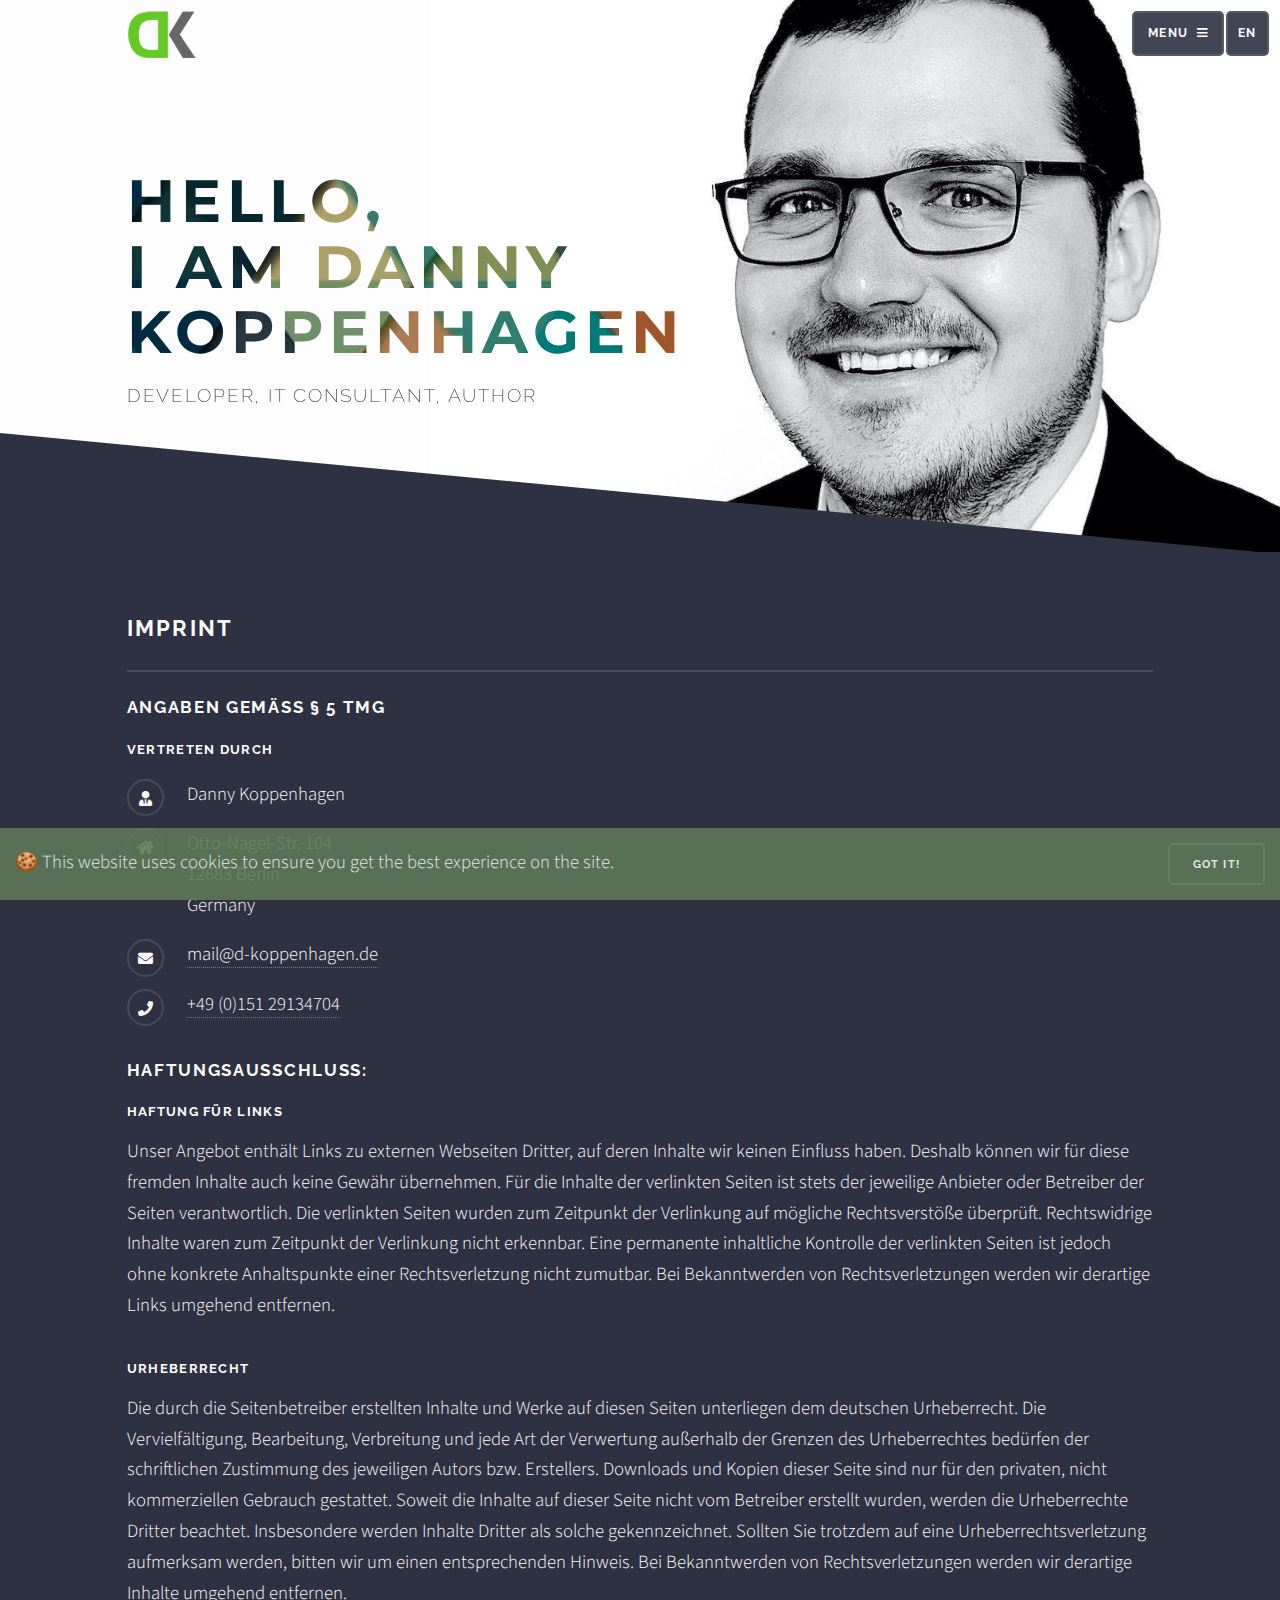
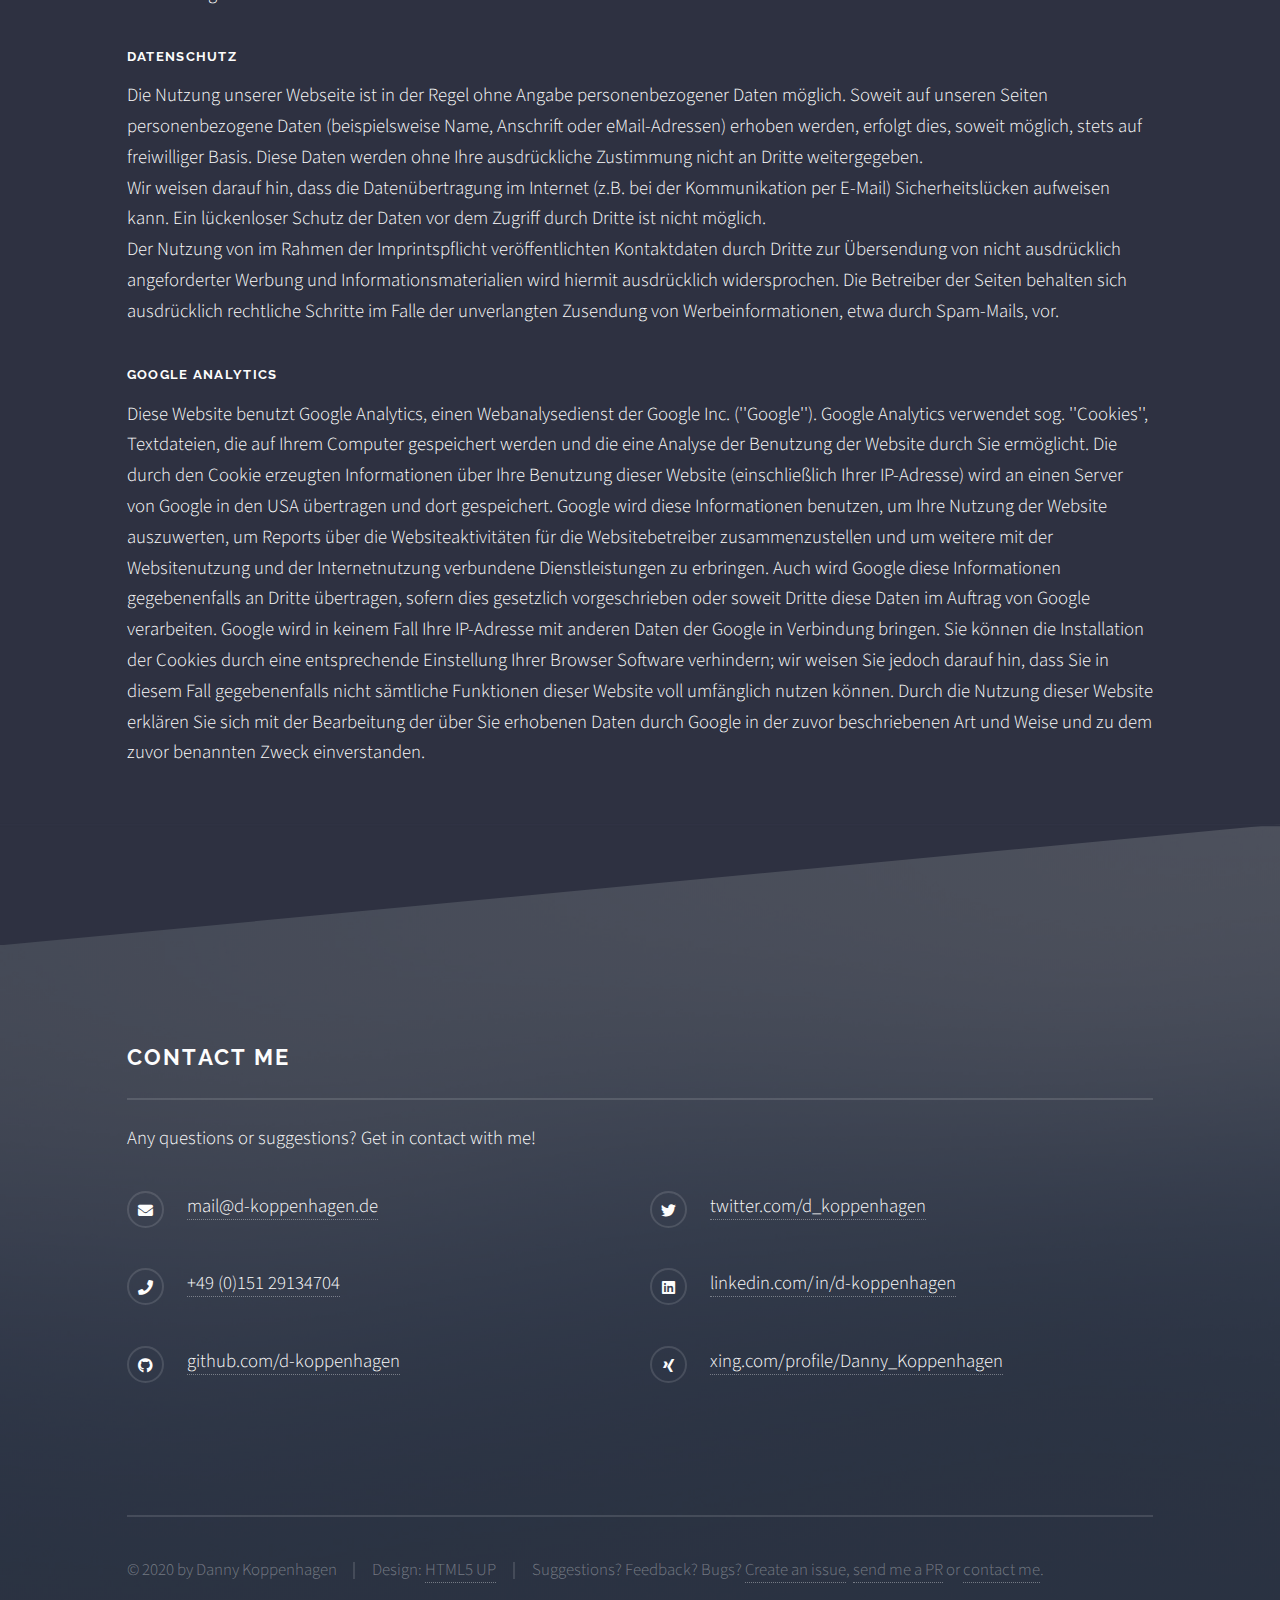
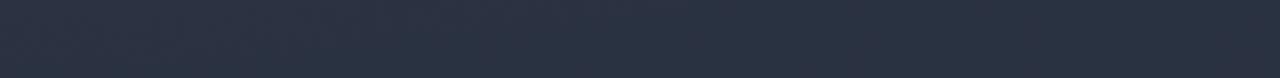
<file: imprint/index.html>
<!DOCTYPE html><html lang="de"><head><meta name="generator" content="Scully 0.0.90"><script type="text/javascript" async="" src="https://www.google-analytics.com/analytics.js"></script><script async="" src="https://www.googletagmanager.com/gtag/js?id=UA-154898970-1"></script>
    <base href="/">
    <meta charset="utf-8">
    <meta name="viewport" content="width=device-width, initial-scale=1">
    <link rel="icon" type="image/x-icon" href="assets/images/favicon.png">

    <!-- Apple PWA Support -->
    <meta name="apple-mobile-web-app-capable" content="yes">
    <meta name="apple-mobile-web-app-status-bar-style" content="black-translucent">
    <link rel="apple-touch-icon" href="assets/icons/icon-512x512.png">
    <link href="assets/icons/iphone5_splash.png" media="(device-width: 320px) and (device-height: 568px) and (-webkit-device-pixel-ratio: 2)" rel="apple-touch-startup-image">
    <link href="assets/icons/iphone6_splash.png" media="(device-width: 375px) and (device-height: 667px) and (-webkit-device-pixel-ratio: 2)" rel="apple-touch-startup-image">
    <link href="assets/icons/iphoneplus_splash.png" media="(device-width: 621px) and (device-height: 1104px) and (-webkit-device-pixel-ratio: 3)" rel="apple-touch-startup-image">
    <link href="assets/icons/iphonex_splash.png" media="(device-width: 375px) and (device-height: 812px) and (-webkit-device-pixel-ratio: 3)" rel="apple-touch-startup-image">
    <link href="assets/icons/iphonexr_splash.png" media="(device-width: 414px) and (device-height: 896px) and (-webkit-device-pixel-ratio: 2)" rel="apple-touch-startup-image">
    <link href="assets/icons/iphonexsmax_splash.png" media="(device-width: 414px) and (device-height: 896px) and (-webkit-device-pixel-ratio: 3)" rel="apple-touch-startup-image">
    <link href="assets/icons/ipad_splash.png" media="(device-width: 768px) and (device-height: 1024px) and (-webkit-device-pixel-ratio: 2)" rel="apple-touch-startup-image">
    <link href="assets/icons/ipadpro1_splash.png" media="(device-width: 834px) and (device-height: 1112px) and (-webkit-device-pixel-ratio: 2)" rel="apple-touch-startup-image">
    <link href="assets/icons/ipadpro3_splash.png" media="(device-width: 834px) and (device-height: 1194px) and (-webkit-device-pixel-ratio: 2)" rel="apple-touch-startup-image">
    <link href="assets/icons/ipadpro2_splash.png" media="(device-width: 1024px) and (device-height: 1366px) and (-webkit-device-pixel-ratio: 2)" rel="apple-touch-startup-image">
        
    <!-- Basic Site Information -->
    <title>D-Koppenhagen.de</title>
    <meta name="description" content="Danny Koppenhagen: Entwickler, IT-Berater, Buchautor">
    <meta name="robots" content="index, follow">
    <meta name="author" content="Danny Koppenhagen">

    <!-- Twitter Card -->
    <meta name="twitter:card" content="summary">
    <meta name="twitter:site" content="@d-koppenhagen">
    <meta name="twitter:title" content="Danny Koppenhagen: Entwickler, IT-Berater, Buchautor">
    <meta name="twitter:image" content="https://d-koppenhagen.de/assets/images/dk.jpg">
    <meta name="twitter:description" content="📦 #nodejs 🅰️ #Angular,💡#TypeScript,⚡️ #RxJS, ♻️ #NgRx and 📲 #NativeScript 👨🏻‍💻 Developer
    @dbsystel #dxhouse, 📕Author @angular_buch https://angular-buch.com">

    <!-- Open Graph Profile -->
    <meta property="og:type" content="profile">
    <meta property="og:title" content="D-Koppenhagen.de">
    <meta property="og:url" content="https://d-koppenhagen.de">
    <meta property="og:image" content="https://d-koppenhagen.de/assets/images/dk.jpg">
    <meta property="profile:first_name" content="Danny">
    <meta property="profile:last_name" content="Koppenhagen">
    <link rel="manifest" href="manifest.webmanifest">
  <meta name="theme-color" content="#1976d2">
<link rel="stylesheet" href="styles.a8b8d4b922fab637a8fe.css"><style></style><style>.menu-dark[_ngcontent-ssa-c22]{filter:alpha(opacity=90)}.menu-dark[_ngcontent-ssa-c22] > button[_ngcontent-ssa-c22]{color:#fdfdfd;background-color:#2e3141;opacity:.9;margin:0 1px}.menu-dark[_ngcontent-ssa-c22] > button[_ngcontent-ssa-c22]:focus, .menu-dark[_ngcontent-ssa-c22] > button[_ngcontent-ssa-c22]:hover{outline:none;background-color:#43485f;box-shadow:inset 0 0 0 2px #5e7959}.menu-dark[_ngcontent-ssa-c22]:focus{outline:none}.menu-dark[_ngcontent-ssa-c22]:focus > button[_ngcontent-ssa-c22]{box-shadow:inset 0 0 0 2px #ada789}@media screen and (max-width:480px){.hidden-small[_ngcontent-ssa-c22]{visibility:hidden}}</style><style>.header-title[_ngcontent-ssa-c23]{background-image:url(/assets/images/bg-triangles.jpg);background-size:cover;font-size:3.2em;font-family:Montserrat,sans-serif;line-height:1.1;font-weight:700;margin-bottom:.2em;-webkit-background-clip:text;background-clip:text;color:rgba(0,0,0,.29)}p.sub-header[_ngcontent-ssa-c23]{color:#2e3141;font-size:1.2em}#banner[_ngcontent-ssa-c23]{background-image:url(/assets/images/dk-header.jpg);background-repeat:no-repeat;background-position:100%;background-size:contain;background-color:#fdfdfd;padding:9em 0 12em;cursor:pointer;-webkit-animation:headerFadeIn 3s;animation:headerFadeIn 3s}@-webkit-keyframes headerFadeIn{0%{opacity:0}to{opacity:1}}@keyframes headerFadeIn{0%{opacity:0}to{opacity:1}}#logo[_ngcontent-ssa-c23]{position:absolute;top:0;width:70px;-webkit-animation:move-to-top 1s ease,rotate 4s ease 1;animation:move-to-top 1s ease,rotate 4s ease 1;cursor:pointer}@-webkit-keyframes rotate{to{transform:rotatey(1turn)}}@keyframes rotate{to{transform:rotatey(1turn)}}@-webkit-keyframes move-to-top{0%{top:100px}to{top:0}}@keyframes move-to-top{0%{top:100px}to{top:0}}@media screen and (max-width:1150px){#banner[_ngcontent-ssa-c23]{background-position:right -200px top}}@media screen and (max-width:980px){#banner[_ngcontent-ssa-c23]{background-size:contain;padding:6em 0 10em;background-position:right -200px top}}@media screen and (max-width:800px){.header-title[_ngcontent-ssa-c23]{font-size:2.6em}}@media screen and (max-width:736px){p.sub-header[_ngcontent-ssa-c23]{font-size:1em!important;padding-right:110px}#banner[_ngcontent-ssa-c23]{padding:6em 0 5em}}@media screen and (max-width:620px){.header-title[_ngcontent-ssa-c23]{font-size:2.3em;padding-right:40vw}#banner[_ngcontent-ssa-c23]{background-size:cover;background-position:right -180px top}}@media screen and (max-width:560px){.header-title[_ngcontent-ssa-c23]{font-size:1.7em;padding-right:50vw}}@media screen and (max-width:400px){.header-title[_ngcontent-ssa-c23]{background-image:unset;background-color:#2e3141;opacity:.8;font-size:1.7em;padding-right:50vw}}</style><style>@media screen and (min-width:736px){ul.contact[_ngcontent-ssa-c24]{-moz-columns:2;column-count:2;width:100%!important}}</style><style>#cookie-banner[_ngcontent-ssa-c25]{opacity:.9;z-index:10000;position:fixed;bottom:0;width:100%;display:flex;justify-content:space-between;align-items:baseline;background-color:#5e7959}#cookie-banner[_ngcontent-ssa-c25]   .banner-text[_ngcontent-ssa-c25], #cookie-banner[_ngcontent-ssa-c25]   button[_ngcontent-ssa-c25]{margin:15px}@media screen and (max-width:480px){button.small[_ngcontent-ssa-c25]{padding:0 8px!important}}</style><style>.wrapper[_ngcontent-ssa-c20]{margin-top:0}.small[_ngcontent-ssa-c20] > li[_ngcontent-ssa-c20]{margin-top:1em}</style><script>window['ScullyIO']='generated';</script></head>
  <body role="main" id="page-wrapper" scully-version="0.0.90">
    <!-- Angular -->
    <dk-root _nghost-ssa-c26="" class="ng-tns-c26-0" ng-version="9.0.7"><dk-navbar _ngcontent-ssa-c26="" class="ng-tns-c26-0" _nghost-ssa-c22=""><nav _ngcontent-ssa-c22="" id="navigation" role="navigation" tabindex="0" class="menu-dark ng-star-inserted"><button _ngcontent-ssa-c22="" role="button" aria-expanded="false" class="burger-menu" aria-label="Open menu"><span _ngcontent-ssa-c22="" class="hidden-small">Menu</span></button><button _ngcontent-ssa-c22="" aria-label="Switch Language"> EN </button></nav><!----><!----><!----></dk-navbar><dk-header _ngcontent-ssa-c26="" class="ng-tns-c26-0" _nghost-ssa-c23=""><section _ngcontent-ssa-c23="" id="banner" routerlink="/" tabindex="0" class="ng-star-inserted"><div _ngcontent-ssa-c23="" class="inner"><img _ngcontent-ssa-c23="" routerlink="/" src="assets/images/logo_header.png" id="logo" tabindex="0" alt="Logo"><h1 _ngcontent-ssa-c23="" class="header-title"> Hello,<br _ngcontent-ssa-c23="">I am  Danny<br _ngcontent-ssa-c23="">Koppenhagen </h1><p _ngcontent-ssa-c23="" class="sub-header">Developer, IT Consultant, Author</p></div></section><!----><!----></dk-header><router-outlet _ngcontent-ssa-c26="" class="ng-tns-c26-0"></router-outlet><dk-imprint _nghost-ssa-c20="" class="ng-star-inserted"><section _ngcontent-ssa-c20="" class="wrapper alt"><div _ngcontent-ssa-c20="" class="inner"><h2 _ngcontent-ssa-c20="" class="major">Imprint</h2><h3 _ngcontent-ssa-c20="">Angaben gemäß § 5 TMG</h3><h4 _ngcontent-ssa-c20="">Vertreten durch</h4><ul _ngcontent-ssa-c20="" class="contact small"><li _ngcontent-ssa-c20="" class="icon solid fa-user-tie"> Danny Koppenhagen </li><li _ngcontent-ssa-c20="" class="icon solid fa-home"><address _ngcontent-ssa-c20=""> Otto-Nagel-Str. 104<br _ngcontent-ssa-c20=""> 12683 Berlin<br _ngcontent-ssa-c20=""> Germany </address></li><li _ngcontent-ssa-c20="" class="icon solid fa-envelope"><a _ngcontent-ssa-c20="" href="mailto:mail@d-koppenhagen.de">mail@d-koppenhagen.de</a></li><li _ngcontent-ssa-c20="" class="icon solid fa-phone"><a _ngcontent-ssa-c20="" href="tel:+4915129134704">+49 (0)151 29134704</a></li></ul><h3 _ngcontent-ssa-c20="">Haftungsausschluss:</h3><h4 _ngcontent-ssa-c20="">Haftung für Links</h4><p _ngcontent-ssa-c20=""> Unser Angebot enthält Links zu externen Webseiten Dritter, auf deren Inhalte wir keinen Einfluss haben. Deshalb können wir für diese fremden Inhalte auch keine Gewähr übernehmen. Für die Inhalte der verlinkten Seiten ist stets der jeweilige Anbieter oder Betreiber der Seiten verantwortlich. Die verlinkten Seiten wurden zum Zeitpunkt der Verlinkung auf mögliche Rechtsverstöße überprüft. Rechtswidrige Inhalte waren zum Zeitpunkt der Verlinkung nicht erkennbar. Eine permanente inhaltliche Kontrolle der verlinkten Seiten ist jedoch ohne konkrete Anhaltspunkte einer Rechtsverletzung nicht zumutbar. Bei Bekanntwerden von Rechtsverletzungen werden wir derartige Links umgehend entfernen. </p><h4 _ngcontent-ssa-c20="">Urheberrecht</h4><p _ngcontent-ssa-c20=""> Die durch die Seitenbetreiber erstellten Inhalte und Werke auf diesen Seiten unterliegen dem deutschen Urheberrecht. Die Vervielfältigung, Bearbeitung, Verbreitung und jede Art der Verwertung außerhalb der Grenzen des Urheberrechtes bedürfen der schriftlichen Zustimmung des jeweiligen Autors bzw. Erstellers. Downloads und Kopien dieser Seite sind nur für den privaten, nicht kommerziellen Gebrauch gestattet. Soweit die Inhalte auf dieser Seite nicht vom Betreiber erstellt wurden, werden die Urheberrechte Dritter beachtet. Insbesondere werden Inhalte Dritter als solche gekennzeichnet. Sollten Sie trotzdem auf eine Urheberrechtsverletzung aufmerksam werden, bitten wir um einen entsprechenden Hinweis. Bei Bekanntwerden von Rechtsverletzungen werden wir derartige Inhalte umgehend entfernen. </p><h4 _ngcontent-ssa-c20="">Datenschutz</h4><p _ngcontent-ssa-c20=""> Die Nutzung unserer Webseite ist in der Regel ohne Angabe personenbezogener Daten möglich. Soweit auf unseren Seiten personenbezogene Daten (beispielsweise Name, Anschrift oder eMail-Adressen) erhoben werden, erfolgt dies, soweit möglich, stets auf freiwilliger Basis. Diese Daten werden ohne Ihre ausdrückliche Zustimmung nicht an Dritte weitergegeben. <br _ngcontent-ssa-c20=""> Wir weisen darauf hin, dass die Datenübertragung im Internet (z.B. bei der Kommunikation per E-Mail) Sicherheitslücken aufweisen kann. Ein lückenloser Schutz der Daten vor dem Zugriff durch Dritte ist nicht möglich. <br _ngcontent-ssa-c20=""> Der Nutzung von im Rahmen der Imprintspflicht veröffentlichten Kontaktdaten durch Dritte zur Übersendung von nicht ausdrücklich angeforderter Werbung und Informationsmaterialien wird hiermit ausdrücklich widersprochen. Die Betreiber der Seiten behalten sich ausdrücklich rechtliche Schritte im Falle der unverlangten Zusendung von Werbeinformationen, etwa durch Spam-Mails, vor. </p><h4 _ngcontent-ssa-c20="">Google Analytics</h4><p _ngcontent-ssa-c20=""> Diese Website benutzt Google Analytics, einen Webanalysedienst der Google Inc. (''Google''). Google Analytics verwendet sog. ''Cookies'', Textdateien, die auf Ihrem Computer gespeichert werden und die eine Analyse der Benutzung der Website durch Sie ermöglicht. Die durch den Cookie erzeugten Informationen über Ihre Benutzung dieser Website (einschließlich Ihrer IP-Adresse) wird an einen Server von Google in den USA übertragen und dort gespeichert. Google wird diese Informationen benutzen, um Ihre Nutzung der Website auszuwerten, um Reports über die Websiteaktivitäten für die Websitebetreiber zusammenzustellen und um weitere mit der Websitenutzung und der Internetnutzung verbundene Dienstleistungen zu erbringen. Auch wird Google diese Informationen gegebenenfalls an Dritte übertragen, sofern dies gesetzlich vorgeschrieben oder soweit Dritte diese Daten im Auftrag von Google verarbeiten. Google wird in keinem Fall Ihre IP-Adresse mit anderen Daten der Google in Verbindung bringen. Sie können die Installation der Cookies durch eine entsprechende Einstellung Ihrer Browser Software verhindern; wir weisen Sie jedoch darauf hin, dass Sie in diesem Fall gegebenenfalls nicht sämtliche Funktionen dieser Website voll umfänglich nutzen können. Durch die Nutzung dieser Website erklären Sie sich mit der Bearbeitung der über Sie erhobenen Daten durch Google in der zuvor beschriebenen Art und Weise und zu dem zuvor benannten Zweck einverstanden. </p></div></section></dk-imprint><!----><dk-contact _ngcontent-ssa-c26="" class="ng-tns-c26-0" _nghost-ssa-c24=""><section _ngcontent-ssa-c24="" id="footer" class="ng-star-inserted"><div _ngcontent-ssa-c24="" id="contact" class="inner"><h2 _ngcontent-ssa-c24="" class="major">Contact me</h2><p _ngcontent-ssa-c24=""> Any questions or suggestions? Get in contact with me! </p><ul _ngcontent-ssa-c24="" class="contact"><li _ngcontent-ssa-c24="" class="icon solid fa-envelope"><a _ngcontent-ssa-c24="" href="mailto:mail@d-koppenhagen.de">mail@d-koppenhagen.de</a></li><li _ngcontent-ssa-c24="" class="icon solid fa-phone"><a _ngcontent-ssa-c24="" href="tel:+4915129134704">+49 (0)151 29134704</a></li><li _ngcontent-ssa-c24="" class="icon brands fa-github"><a _ngcontent-ssa-c24="" href="https://github.com/d-koppenhagen">github.com/d-koppenhagen</a></li><li _ngcontent-ssa-c24="" class="icon brands fa-twitter"><a _ngcontent-ssa-c24="" href="https://twitter.com/d_koppenhagen">twitter.com/d_koppenhagen</a></li><li _ngcontent-ssa-c24="" class="icon brands fa-linkedin"><a _ngcontent-ssa-c24="" href="https://www.linkedin.com/in/d-koppenhagen/">linkedin.com/in/d-koppenhagen</a></li><li _ngcontent-ssa-c24="" class="icon brands fa-xing"><a _ngcontent-ssa-c24="" href="https://www.xing.com/profile/Danny_Koppenhagen">xing.com/profile/Danny_Koppenhagen</a></li></ul><ul _ngcontent-ssa-c24="" class="copyright"><li _ngcontent-ssa-c24="">© 2020 by Danny Koppenhagen</li><li _ngcontent-ssa-c24="">Design: <a _ngcontent-ssa-c24="" href="https://html5up.net">HTML5 UP</a></li><li _ngcontent-ssa-c24=""> Suggestions? Feedback? Bugs? <a _ngcontent-ssa-c24="" href="https://github.com/d-koppenhagen/d-koppenhagen.de/issues"> Create an issue</a>, <a _ngcontent-ssa-c24="" href="https://github.com/d-koppenhagen/d-koppenhagen.de/pulls">send me a PR</a> or <a _ngcontent-ssa-c24="" href="#contact">contact me</a>. </li></ul></div></section><!----><!----></dk-contact><dk-cookie-banner _ngcontent-ssa-c26="" _nghost-ssa-c25="" class="ng-tns-c26-0 ng-trigger ng-trigger-fadeInOut ng-star-inserted ng-animating"><div _ngcontent-ssa-c25="" id="cookie-banner" class="ng-star-inserted"><span _ngcontent-ssa-c25="" class="banner-text">🍪 This website uses cookies to ensure you get the best experience on the site.</span><button _ngcontent-ssa-c25="" class="button small"> Got it! </button></div><!----></dk-cookie-banner><!----></dk-root>
    <!-- Global site tag (gtag.js) - Google Analytics -->
    <script>
      window.dataLayer = window.dataLayer || [];
      function gtag() {
        dataLayer.push(arguments);
      }
      gtag('js', new Date());
    </script>
    <noscript>Please enable JavaScript to continue using this application.</noscript>
<script id="ScullyIO-transfer-state"></script><script src="runtime-es2015.8b5236a039f449105355.js" type="module"></script><script src="runtime-es5.8b5236a039f449105355.js" nomodule="" defer=""></script><script src="polyfills-es5.89c31f86c1cc53c9c554.js" nomodule="" defer=""></script><script src="polyfills-es2015.8f1c30d524c71abfc9fe.js" type="module"></script><script src="main-es2015.9c6fd268beeeb4b078c8.js" type="module"></script><script src="main-es5.9c6fd268beeeb4b078c8.js" nomodule="" defer=""></script>

</body></html>
</file>
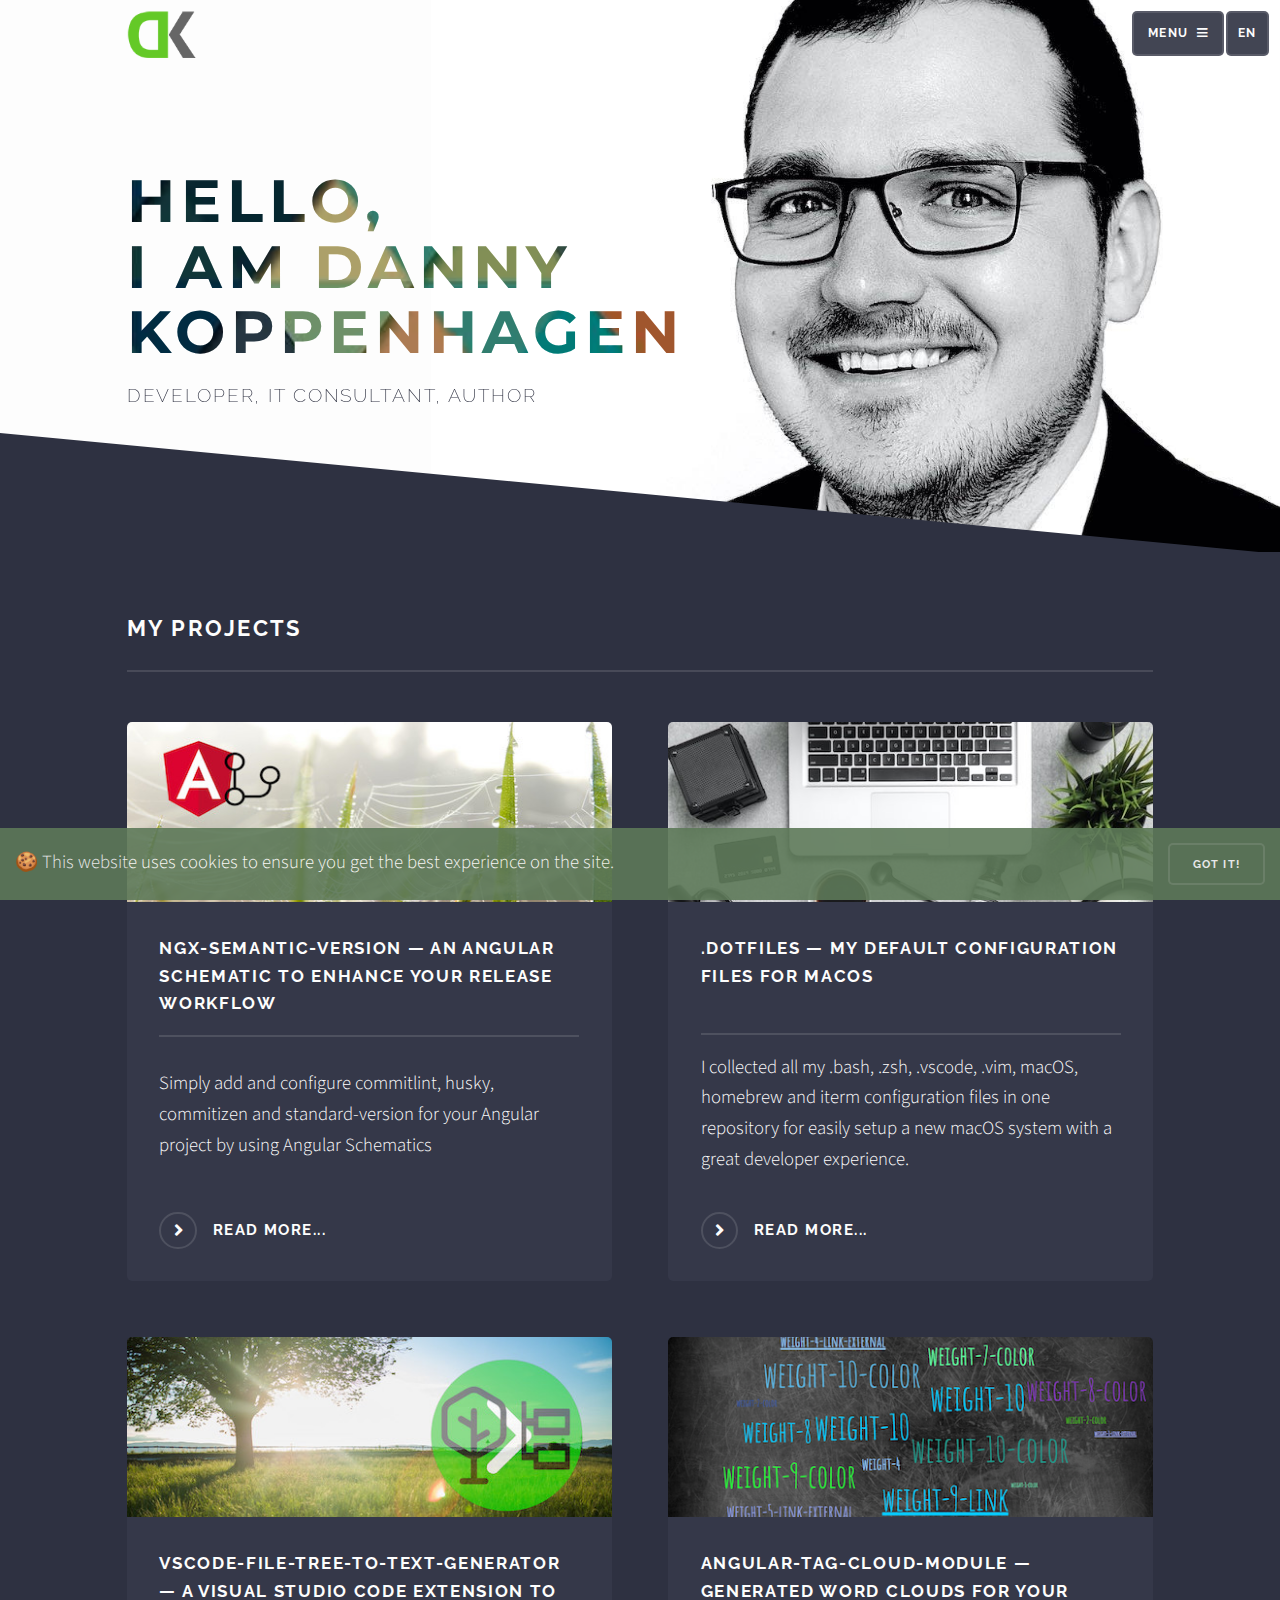
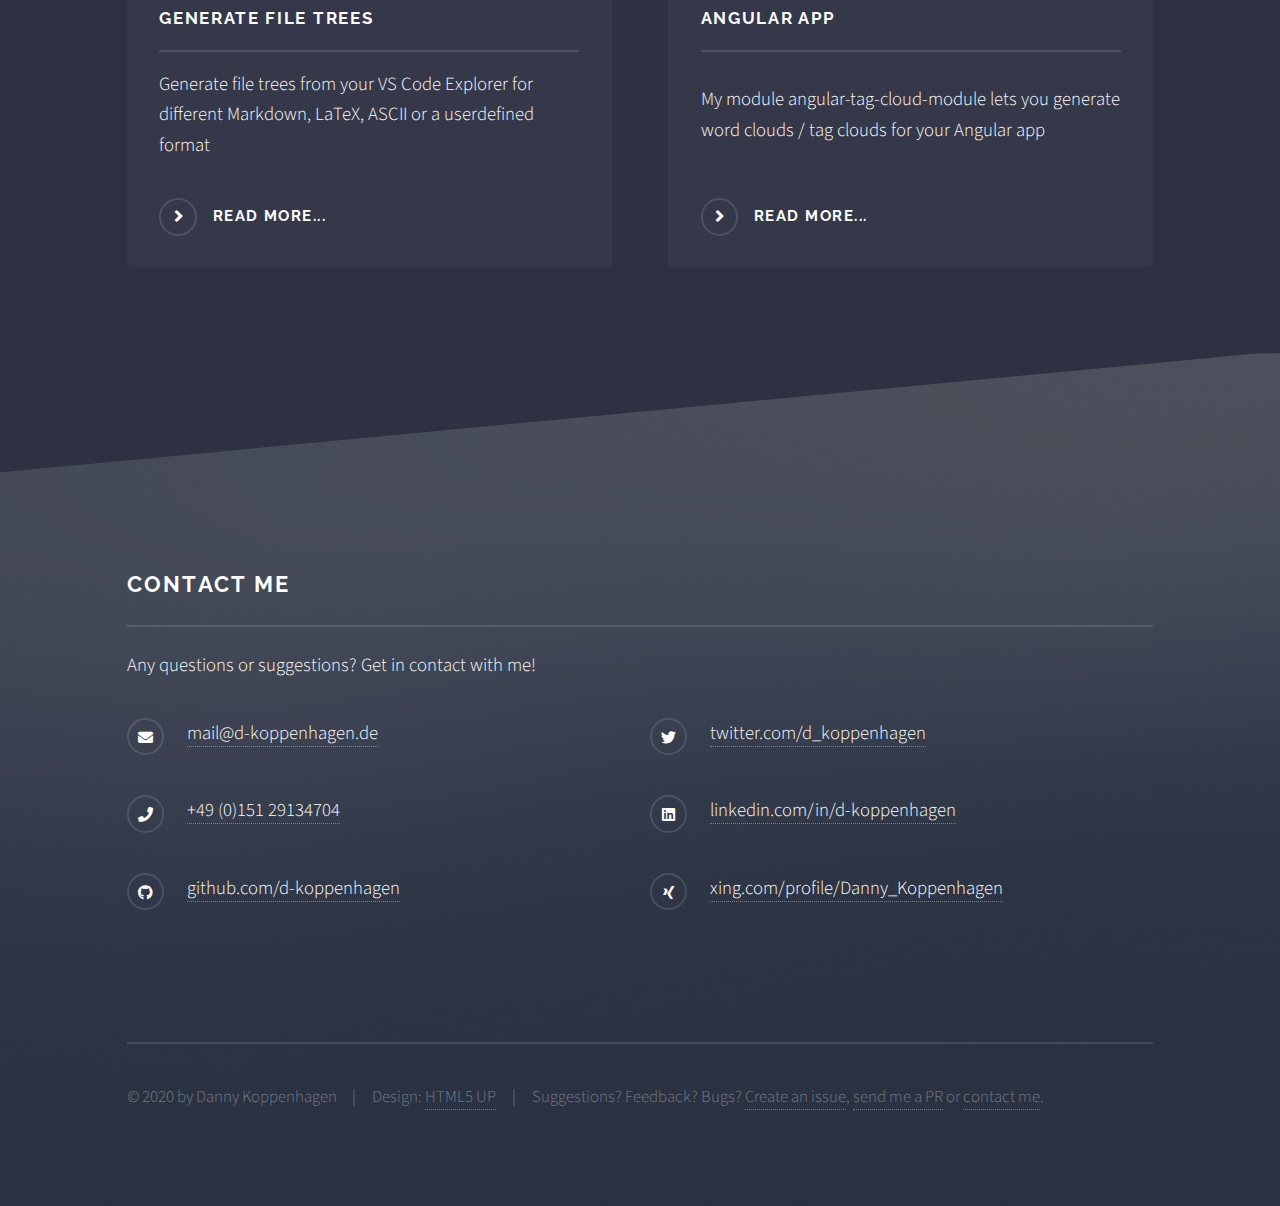
<file: projects/index.html>
<!DOCTYPE html><html lang="de"><head><meta name="generator" content="Scully 0.0.90"><script type="text/javascript" async="" src="https://www.google-analytics.com/analytics.js"></script><script async="" src="https://www.googletagmanager.com/gtag/js?id=UA-154898970-1"></script>
    <base href="/">
    <meta charset="utf-8">
    <meta name="viewport" content="width=device-width, initial-scale=1">
    <link rel="icon" type="image/x-icon" href="assets/images/favicon.png">

    <!-- Apple PWA Support -->
    <meta name="apple-mobile-web-app-capable" content="yes">
    <meta name="apple-mobile-web-app-status-bar-style" content="black-translucent">
    <link rel="apple-touch-icon" href="assets/icons/icon-512x512.png">
    <link href="assets/icons/iphone5_splash.png" media="(device-width: 320px) and (device-height: 568px) and (-webkit-device-pixel-ratio: 2)" rel="apple-touch-startup-image">
    <link href="assets/icons/iphone6_splash.png" media="(device-width: 375px) and (device-height: 667px) and (-webkit-device-pixel-ratio: 2)" rel="apple-touch-startup-image">
    <link href="assets/icons/iphoneplus_splash.png" media="(device-width: 621px) and (device-height: 1104px) and (-webkit-device-pixel-ratio: 3)" rel="apple-touch-startup-image">
    <link href="assets/icons/iphonex_splash.png" media="(device-width: 375px) and (device-height: 812px) and (-webkit-device-pixel-ratio: 3)" rel="apple-touch-startup-image">
    <link href="assets/icons/iphonexr_splash.png" media="(device-width: 414px) and (device-height: 896px) and (-webkit-device-pixel-ratio: 2)" rel="apple-touch-startup-image">
    <link href="assets/icons/iphonexsmax_splash.png" media="(device-width: 414px) and (device-height: 896px) and (-webkit-device-pixel-ratio: 3)" rel="apple-touch-startup-image">
    <link href="assets/icons/ipad_splash.png" media="(device-width: 768px) and (device-height: 1024px) and (-webkit-device-pixel-ratio: 2)" rel="apple-touch-startup-image">
    <link href="assets/icons/ipadpro1_splash.png" media="(device-width: 834px) and (device-height: 1112px) and (-webkit-device-pixel-ratio: 2)" rel="apple-touch-startup-image">
    <link href="assets/icons/ipadpro3_splash.png" media="(device-width: 834px) and (device-height: 1194px) and (-webkit-device-pixel-ratio: 2)" rel="apple-touch-startup-image">
    <link href="assets/icons/ipadpro2_splash.png" media="(device-width: 1024px) and (device-height: 1366px) and (-webkit-device-pixel-ratio: 2)" rel="apple-touch-startup-image">
        
    <!-- Basic Site Information -->
    <title>D-Koppenhagen.de</title>
    <meta name="description" content="Danny Koppenhagen: Entwickler, IT-Berater, Buchautor">
    <meta name="robots" content="index, follow">
    <meta name="author" content="Danny Koppenhagen">

    <!-- Twitter Card -->
    <meta name="twitter:card" content="summary">
    <meta name="twitter:site" content="@d-koppenhagen">
    <meta name="twitter:title" content="Danny Koppenhagen: Entwickler, IT-Berater, Buchautor">
    <meta name="twitter:image" content="https://d-koppenhagen.de/assets/images/dk.jpg">
    <meta name="twitter:description" content="📦 #nodejs 🅰️ #Angular,💡#TypeScript,⚡️ #RxJS, ♻️ #NgRx and 📲 #NativeScript 👨🏻‍💻 Developer
    @dbsystel #dxhouse, 📕Author @angular_buch https://angular-buch.com">

    <!-- Open Graph Profile -->
    <meta property="og:type" content="profile">
    <meta property="og:title" content="D-Koppenhagen.de">
    <meta property="og:url" content="https://d-koppenhagen.de">
    <meta property="og:image" content="https://d-koppenhagen.de/assets/images/dk.jpg">
    <meta property="profile:first_name" content="Danny">
    <meta property="profile:last_name" content="Koppenhagen">
    <link rel="manifest" href="manifest.webmanifest">
  <meta name="theme-color" content="#1976d2">
<link rel="stylesheet" href="styles.a8b8d4b922fab637a8fe.css"><style></style><style>.menu-dark[_ngcontent-kgk-c22]{filter:alpha(opacity=90)}.menu-dark[_ngcontent-kgk-c22] > button[_ngcontent-kgk-c22]{color:#fdfdfd;background-color:#2e3141;opacity:.9;margin:0 1px}.menu-dark[_ngcontent-kgk-c22] > button[_ngcontent-kgk-c22]:focus, .menu-dark[_ngcontent-kgk-c22] > button[_ngcontent-kgk-c22]:hover{outline:none;background-color:#43485f;box-shadow:inset 0 0 0 2px #5e7959}.menu-dark[_ngcontent-kgk-c22]:focus{outline:none}.menu-dark[_ngcontent-kgk-c22]:focus > button[_ngcontent-kgk-c22]{box-shadow:inset 0 0 0 2px #ada789}@media screen and (max-width:480px){.hidden-small[_ngcontent-kgk-c22]{visibility:hidden}}</style><style>.header-title[_ngcontent-kgk-c23]{background-image:url(/assets/images/bg-triangles.jpg);background-size:cover;font-size:3.2em;font-family:Montserrat,sans-serif;line-height:1.1;font-weight:700;margin-bottom:.2em;-webkit-background-clip:text;background-clip:text;color:rgba(0,0,0,.29)}p.sub-header[_ngcontent-kgk-c23]{color:#2e3141;font-size:1.2em}#banner[_ngcontent-kgk-c23]{background-image:url(/assets/images/dk-header.jpg);background-repeat:no-repeat;background-position:100%;background-size:contain;background-color:#fdfdfd;padding:9em 0 12em;cursor:pointer;-webkit-animation:headerFadeIn 3s;animation:headerFadeIn 3s}@-webkit-keyframes headerFadeIn{0%{opacity:0}to{opacity:1}}@keyframes headerFadeIn{0%{opacity:0}to{opacity:1}}#logo[_ngcontent-kgk-c23]{position:absolute;top:0;width:70px;-webkit-animation:move-to-top 1s ease,rotate 4s ease 1;animation:move-to-top 1s ease,rotate 4s ease 1;cursor:pointer}@-webkit-keyframes rotate{to{transform:rotatey(1turn)}}@keyframes rotate{to{transform:rotatey(1turn)}}@-webkit-keyframes move-to-top{0%{top:100px}to{top:0}}@keyframes move-to-top{0%{top:100px}to{top:0}}@media screen and (max-width:1150px){#banner[_ngcontent-kgk-c23]{background-position:right -200px top}}@media screen and (max-width:980px){#banner[_ngcontent-kgk-c23]{background-size:contain;padding:6em 0 10em;background-position:right -200px top}}@media screen and (max-width:800px){.header-title[_ngcontent-kgk-c23]{font-size:2.6em}}@media screen and (max-width:736px){p.sub-header[_ngcontent-kgk-c23]{font-size:1em!important;padding-right:110px}#banner[_ngcontent-kgk-c23]{padding:6em 0 5em}}@media screen and (max-width:620px){.header-title[_ngcontent-kgk-c23]{font-size:2.3em;padding-right:40vw}#banner[_ngcontent-kgk-c23]{background-size:cover;background-position:right -180px top}}@media screen and (max-width:560px){.header-title[_ngcontent-kgk-c23]{font-size:1.7em;padding-right:50vw}}@media screen and (max-width:400px){.header-title[_ngcontent-kgk-c23]{background-image:unset;background-color:#2e3141;opacity:.8;font-size:1.7em;padding-right:50vw}}</style><style>@media screen and (min-width:736px){ul.contact[_ngcontent-kgk-c24]{-moz-columns:2;column-count:2;width:100%!important}}</style><style>#cookie-banner[_ngcontent-kgk-c25]{opacity:.9;z-index:10000;position:fixed;bottom:0;width:100%;display:flex;justify-content:space-between;align-items:baseline;background-color:#5e7959}#cookie-banner[_ngcontent-kgk-c25]   .banner-text[_ngcontent-kgk-c25], #cookie-banner[_ngcontent-kgk-c25]   button[_ngcontent-kgk-c25]{margin:15px}@media screen and (max-width:480px){button.small[_ngcontent-kgk-c25]{padding:0 8px!important}}</style><script charset="utf-8" src="common-es2015.433da69aebbff245b7d3.js"></script><script charset="utf-8" src="7-es2015.c8489216fce38eec4035.js"></script><style>.wrapper[_ngcontent-kgk-c28]{margin-top:0}</style><style>.features[_ngcontent-kgk-c15]   article[_ngcontent-kgk-c15]{display:flex;flex-direction:column;justify-content:space-between}.features[_ngcontent-kgk-c15]   a.card-image[_ngcontent-kgk-c15] > img[_ngcontent-kgk-c15]{height:180px;-o-object-fit:cover;object-fit:cover}.features[_ngcontent-kgk-c15]   .card-header[_ngcontent-kgk-c15]   .major[_ngcontent-kgk-c15]{min-height:100px}.features[_ngcontent-kgk-c15]   .card-content[_ngcontent-kgk-c15]{align-self:flex-start}.features[_ngcontent-kgk-c15]   .card-footer[_ngcontent-kgk-c15]{margin-bottom:0;width:100%;display:flex;justify-content:space-between;flex-wrap:nowrap}.features[_ngcontent-kgk-c15]   .card-footer[_ngcontent-kgk-c15]   .read-on[_ngcontent-kgk-c15]{white-space:nowrap;margin-right:10px}.features[_ngcontent-kgk-c15]   .card-footer[_ngcontent-kgk-c15]   .published-at-link[_ngcontent-kgk-c15]{text-decoration:none;border:none;float:right;width:150px}.features[_ngcontent-kgk-c15]   .card-footer[_ngcontent-kgk-c15]   .published-at-link[_ngcontent-kgk-c15] > img.published-at-logo[_ngcontent-kgk-c15]{float:right}@media screen and (max-width:980px){a.card-image[_ngcontent-kgk-c15] > img[_ngcontent-kgk-c15]{height:150px}.read-on[_ngcontent-kgk-c15]{font-size:.7em!important}}@media screen and (max-width:800px){.read-on[_ngcontent-kgk-c15]{font-size:.6em!important}}@media screen and (max-width:736px){a.card-image[_ngcontent-kgk-c15] > img[_ngcontent-kgk-c15]{height:120px}.read-on[_ngcontent-kgk-c15]{visibility:hidden}.read-on[_ngcontent-kgk-c15]:before{visibility:visible}}</style><script>window['ScullyIO']='generated';</script></head>
  <body role="main" id="page-wrapper" scully-version="0.0.90">
    <!-- Angular -->
    <dk-root _nghost-kgk-c26="" class="ng-tns-c26-0" ng-version="9.0.7"><dk-navbar _ngcontent-kgk-c26="" class="ng-tns-c26-0" _nghost-kgk-c22=""><nav _ngcontent-kgk-c22="" id="navigation" role="navigation" tabindex="0" class="menu-dark ng-star-inserted"><button _ngcontent-kgk-c22="" role="button" aria-expanded="false" class="burger-menu" aria-label="Open menu"><span _ngcontent-kgk-c22="" class="hidden-small">Menu</span></button><button _ngcontent-kgk-c22="" aria-label="Switch Language"> EN </button></nav><!----><!----><!----></dk-navbar><dk-header _ngcontent-kgk-c26="" class="ng-tns-c26-0" _nghost-kgk-c23=""><section _ngcontent-kgk-c23="" id="banner" routerlink="/" tabindex="0" class="ng-star-inserted"><div _ngcontent-kgk-c23="" class="inner"><img _ngcontent-kgk-c23="" routerlink="/" src="assets/images/logo_header.png" id="logo" tabindex="0" alt="Logo"><h1 _ngcontent-kgk-c23="" class="header-title"> Hello,<br _ngcontent-kgk-c23="">I am  Danny<br _ngcontent-kgk-c23="">Koppenhagen </h1><p _ngcontent-kgk-c23="" class="sub-header">Developer, IT Consultant, Author</p></div></section><!----><!----></dk-header><router-outlet _ngcontent-kgk-c26="" class="ng-tns-c26-0"></router-outlet><dk-project-overview _nghost-kgk-c28="" class="ng-star-inserted"><section _ngcontent-kgk-c28="" class="wrapper alt ng-star-inserted"><div _ngcontent-kgk-c28="" class="inner"><h2 _ngcontent-kgk-c28="" class="major">My Projects</h2><dk-preview _ngcontent-kgk-c28="" content="projects" _nghost-kgk-c15=""><section _ngcontent-kgk-c15="" class="features ng-star-inserted"><article _ngcontent-kgk-c15="" class="ng-star-inserted"><div _ngcontent-kgk-c15="" class="card-header"><a _ngcontent-kgk-c15="" class="image card-image ng-star-inserted" href="/projects/2020-04-09-ngx-semantic-version"><img _ngcontent-kgk-c15="" src="assets/images/projects/semver-header-small.jpg" alt="Thumbnail"></a><!----><h3 _ngcontent-kgk-c15="" class="major">ngx-semantic-version — An Angular Schematic to enhance your release workflow</h3></div><div _ngcontent-kgk-c15="" class="card-content"><p _ngcontent-kgk-c15=""> Simply add and configure commitlint, husky, commitizen and standard-version for your Angular project by using Angular Schematics </p></div><div _ngcontent-kgk-c15="" class="card-footer"><a _ngcontent-kgk-c15="" class="special read-on" href="/projects/2020-04-09-ngx-semantic-version">Read more...</a><!----></div></article><article _ngcontent-kgk-c15="" class="ng-star-inserted"><div _ngcontent-kgk-c15="" class="card-header"><a _ngcontent-kgk-c15="" class="image card-image ng-star-inserted" href="/projects/2020-03-12-dotfiles"><img _ngcontent-kgk-c15="" src="assets/images/projects/dotfiles-header-small.jpg" alt="Thumbnail"></a><!----><h3 _ngcontent-kgk-c15="" class="major">.dotfiles — My default configuration files for macOS</h3></div><div _ngcontent-kgk-c15="" class="card-content"><p _ngcontent-kgk-c15=""> I collected all my .bash, .zsh, .vscode, .vim, macOS, homebrew and iterm configuration files in one repository for easily setup a new macOS system with a great developer experience. </p></div><div _ngcontent-kgk-c15="" class="card-footer"><a _ngcontent-kgk-c15="" class="special read-on" href="/projects/2020-03-12-dotfiles">Read more...</a><!----></div></article><article _ngcontent-kgk-c15="" class="ng-star-inserted"><div _ngcontent-kgk-c15="" class="card-header"><a _ngcontent-kgk-c15="" class="image card-image ng-star-inserted" href="/projects/2020-02-02-vscode-file-tree-to-text-generator"><img _ngcontent-kgk-c15="" src="assets/images/projects/file-tree-header-image-small.jpg" alt="Thumbnail"></a><!----><h3 _ngcontent-kgk-c15="" class="major">vscode-file-tree-to-text-generator — A Visual Studio Code Extension to generate file trees</h3></div><div _ngcontent-kgk-c15="" class="card-content"><p _ngcontent-kgk-c15=""> Generate file trees from your VS Code Explorer for different Markdown, LaTeX, ASCII or a userdefined format </p></div><div _ngcontent-kgk-c15="" class="card-footer"><a _ngcontent-kgk-c15="" class="special read-on" href="/projects/2020-02-02-vscode-file-tree-to-text-generator">Read more...</a><!----></div></article><article _ngcontent-kgk-c15="" class="ng-star-inserted"><div _ngcontent-kgk-c15="" class="card-header"><a _ngcontent-kgk-c15="" class="image card-image ng-star-inserted" href="/projects/2019-11-20-angular-tag-cloud-module"><img _ngcontent-kgk-c15="" src="assets/images/projects/angular-tag-cloud-module-small.png" alt="Thumbnail"></a><!----><h3 _ngcontent-kgk-c15="" class="major">angular-tag-cloud-module — Generated word clouds for your Angular app</h3></div><div _ngcontent-kgk-c15="" class="card-content"><p _ngcontent-kgk-c15=""> My module angular-tag-cloud-module lets you generate word clouds / tag clouds for your Angular app </p></div><div _ngcontent-kgk-c15="" class="card-footer"><a _ngcontent-kgk-c15="" class="special read-on" href="/projects/2019-11-20-angular-tag-cloud-module">Read more...</a><!----></div></article><!----><!----><!----><!----></section><!----><!----><!----><!----></dk-preview></div></section><!----><!----></dk-project-overview><!----><dk-contact _ngcontent-kgk-c26="" class="ng-tns-c26-0" _nghost-kgk-c24=""><section _ngcontent-kgk-c24="" id="footer" class="ng-star-inserted"><div _ngcontent-kgk-c24="" id="contact" class="inner"><h2 _ngcontent-kgk-c24="" class="major">Contact me</h2><p _ngcontent-kgk-c24=""> Any questions or suggestions? Get in contact with me! </p><ul _ngcontent-kgk-c24="" class="contact"><li _ngcontent-kgk-c24="" class="icon solid fa-envelope"><a _ngcontent-kgk-c24="" href="mailto:mail@d-koppenhagen.de">mail@d-koppenhagen.de</a></li><li _ngcontent-kgk-c24="" class="icon solid fa-phone"><a _ngcontent-kgk-c24="" href="tel:+4915129134704">+49 (0)151 29134704</a></li><li _ngcontent-kgk-c24="" class="icon brands fa-github"><a _ngcontent-kgk-c24="" href="https://github.com/d-koppenhagen">github.com/d-koppenhagen</a></li><li _ngcontent-kgk-c24="" class="icon brands fa-twitter"><a _ngcontent-kgk-c24="" href="https://twitter.com/d_koppenhagen">twitter.com/d_koppenhagen</a></li><li _ngcontent-kgk-c24="" class="icon brands fa-linkedin"><a _ngcontent-kgk-c24="" href="https://www.linkedin.com/in/d-koppenhagen/">linkedin.com/in/d-koppenhagen</a></li><li _ngcontent-kgk-c24="" class="icon brands fa-xing"><a _ngcontent-kgk-c24="" href="https://www.xing.com/profile/Danny_Koppenhagen">xing.com/profile/Danny_Koppenhagen</a></li></ul><ul _ngcontent-kgk-c24="" class="copyright"><li _ngcontent-kgk-c24="">© 2020 by Danny Koppenhagen</li><li _ngcontent-kgk-c24="">Design: <a _ngcontent-kgk-c24="" href="https://html5up.net">HTML5 UP</a></li><li _ngcontent-kgk-c24=""> Suggestions? Feedback? Bugs? <a _ngcontent-kgk-c24="" href="https://github.com/d-koppenhagen/d-koppenhagen.de/issues"> Create an issue</a>, <a _ngcontent-kgk-c24="" href="https://github.com/d-koppenhagen/d-koppenhagen.de/pulls">send me a PR</a> or <a _ngcontent-kgk-c24="" href="#contact">contact me</a>. </li></ul></div></section><!----><!----></dk-contact><dk-cookie-banner _ngcontent-kgk-c26="" _nghost-kgk-c25="" class="ng-tns-c26-0 ng-trigger ng-trigger-fadeInOut ng-star-inserted ng-animating"><div _ngcontent-kgk-c25="" id="cookie-banner" class="ng-star-inserted"><span _ngcontent-kgk-c25="" class="banner-text">🍪 This website uses cookies to ensure you get the best experience on the site.</span><button _ngcontent-kgk-c25="" class="button small"> Got it! </button></div><!----></dk-cookie-banner><!----></dk-root>
    <!-- Global site tag (gtag.js) - Google Analytics -->
    <script>
      window.dataLayer = window.dataLayer || [];
      function gtag() {
        dataLayer.push(arguments);
      }
      gtag('js', new Date());
    </script>
    <noscript>Please enable JavaScript to continue using this application.</noscript>
<script id="ScullyIO-transfer-state"></script><script src="runtime-es2015.8b5236a039f449105355.js" type="module"></script><script src="runtime-es5.8b5236a039f449105355.js" nomodule="" defer=""></script><script src="polyfills-es5.89c31f86c1cc53c9c554.js" nomodule="" defer=""></script><script src="polyfills-es2015.8f1c30d524c71abfc9fe.js" type="module"></script><script src="main-es2015.9c6fd268beeeb4b078c8.js" type="module"></script><script src="main-es5.9c6fd268beeeb4b078c8.js" nomodule="" defer=""></script>

</body></html>
</file>
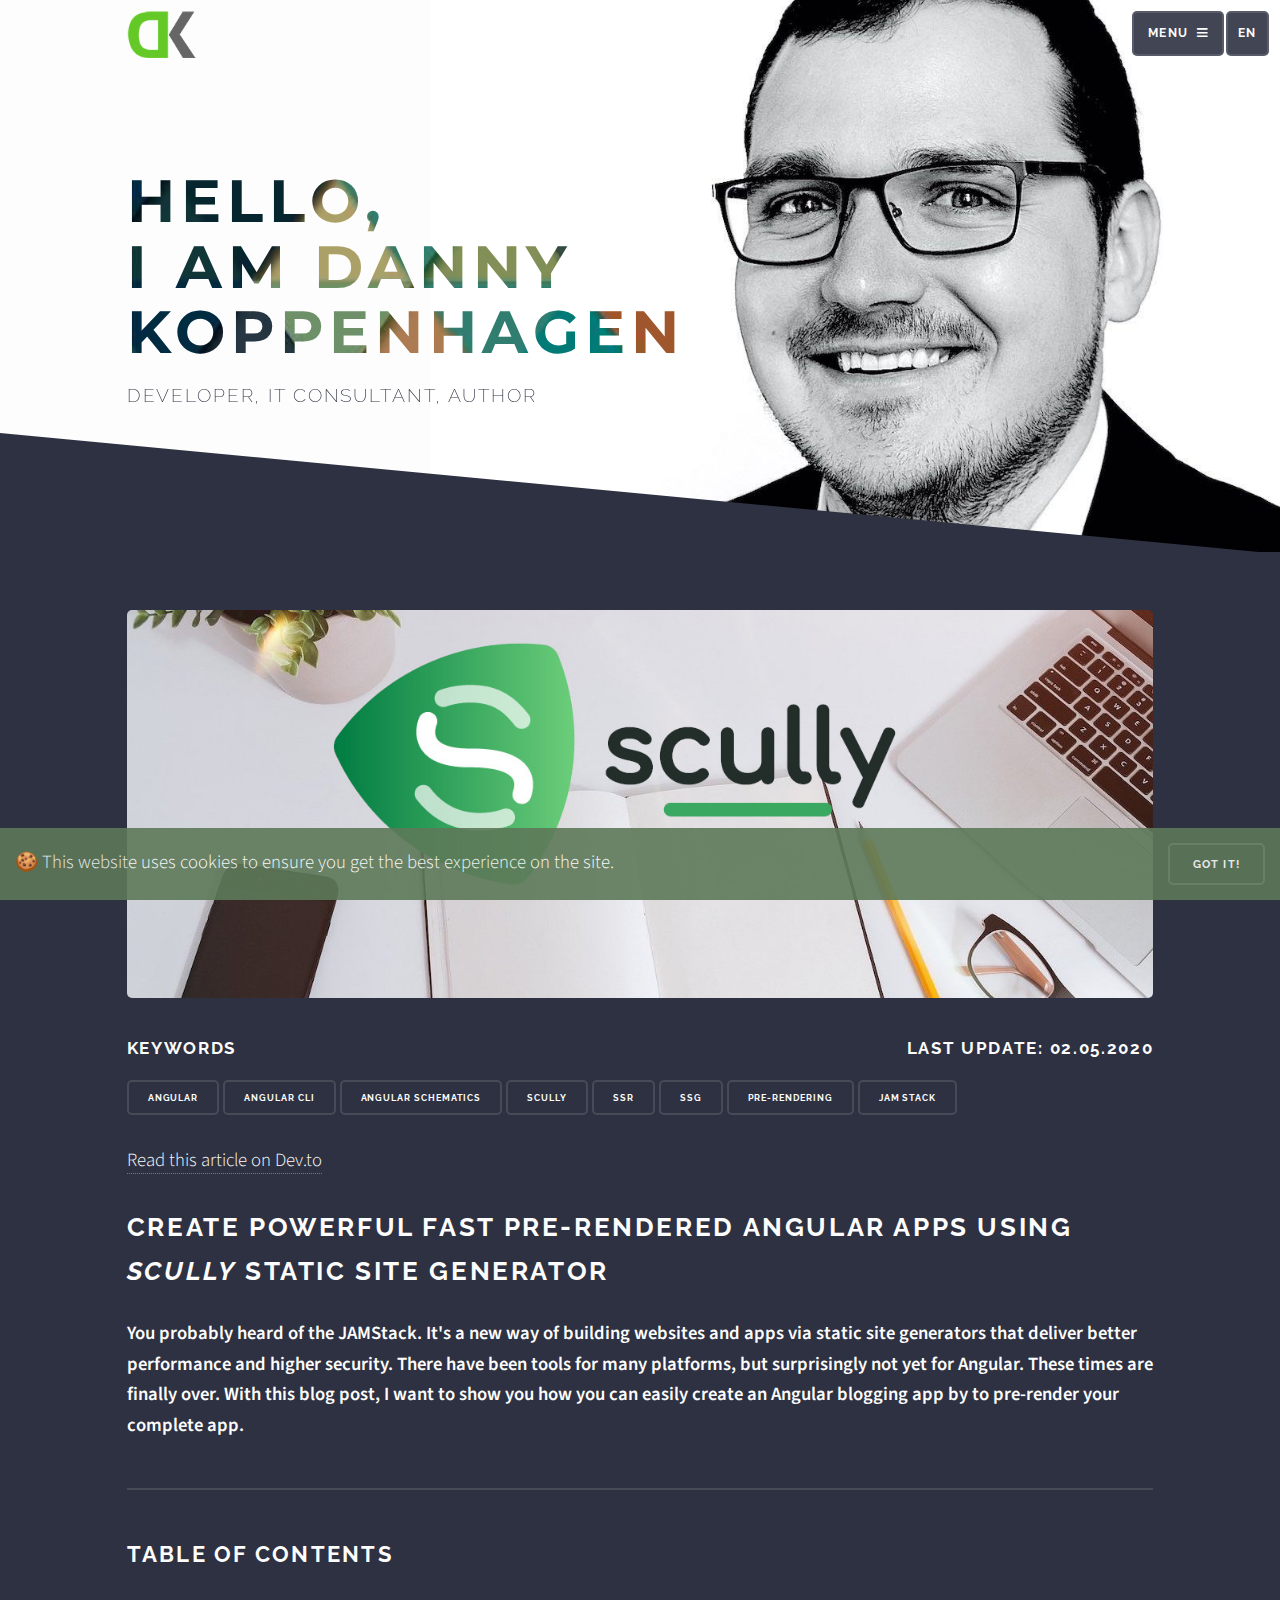
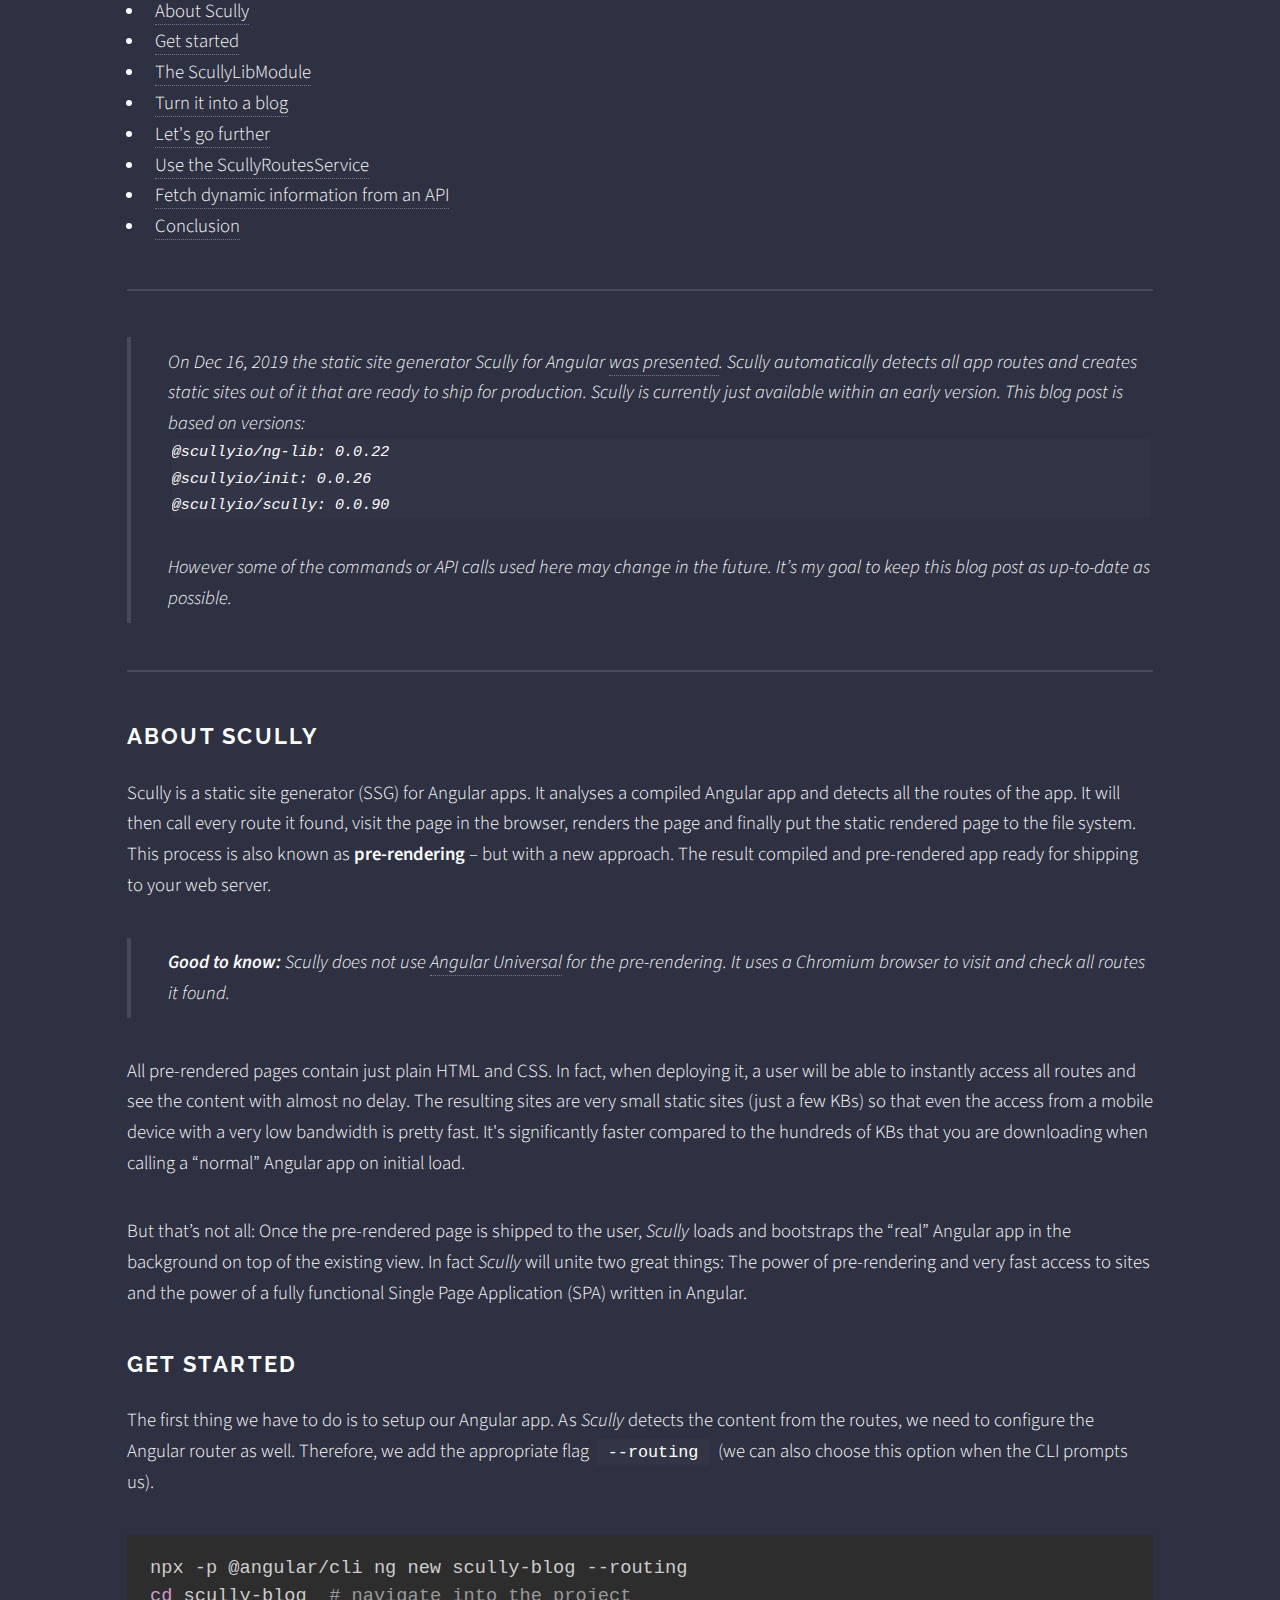
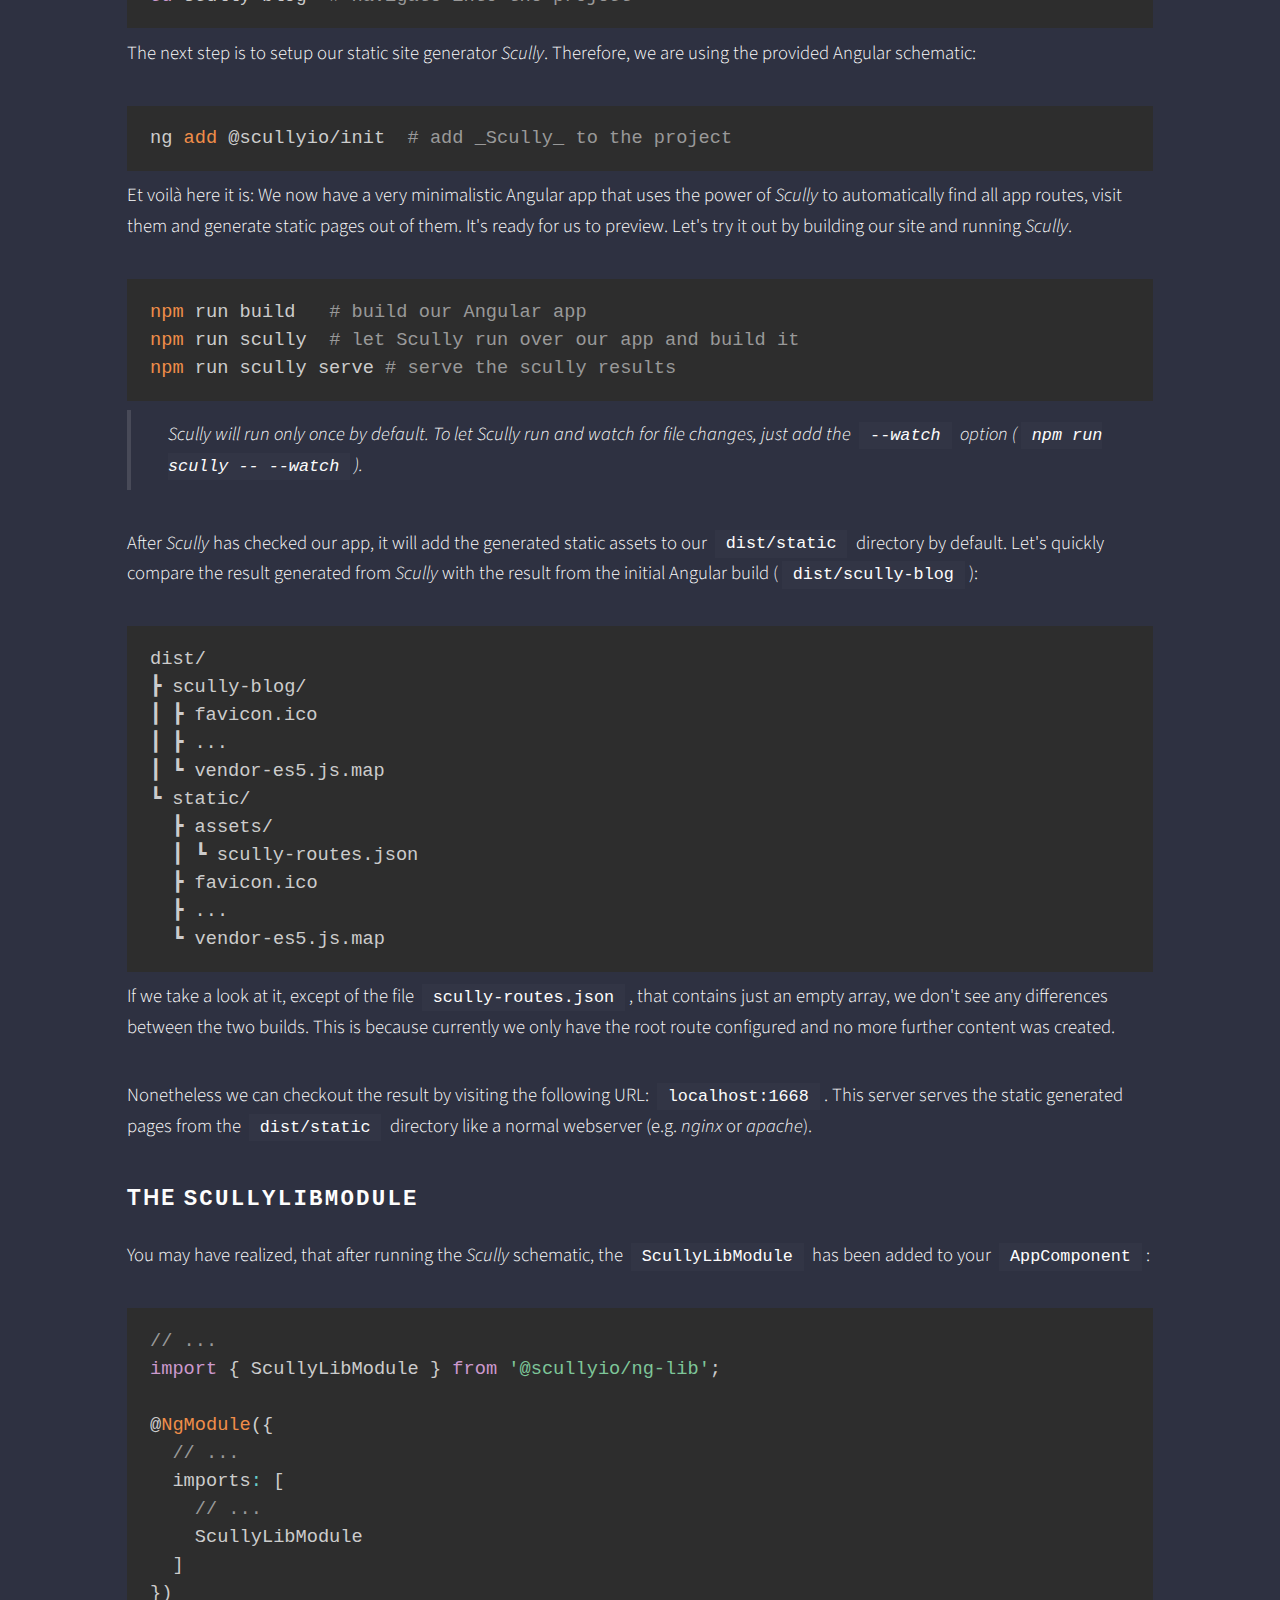
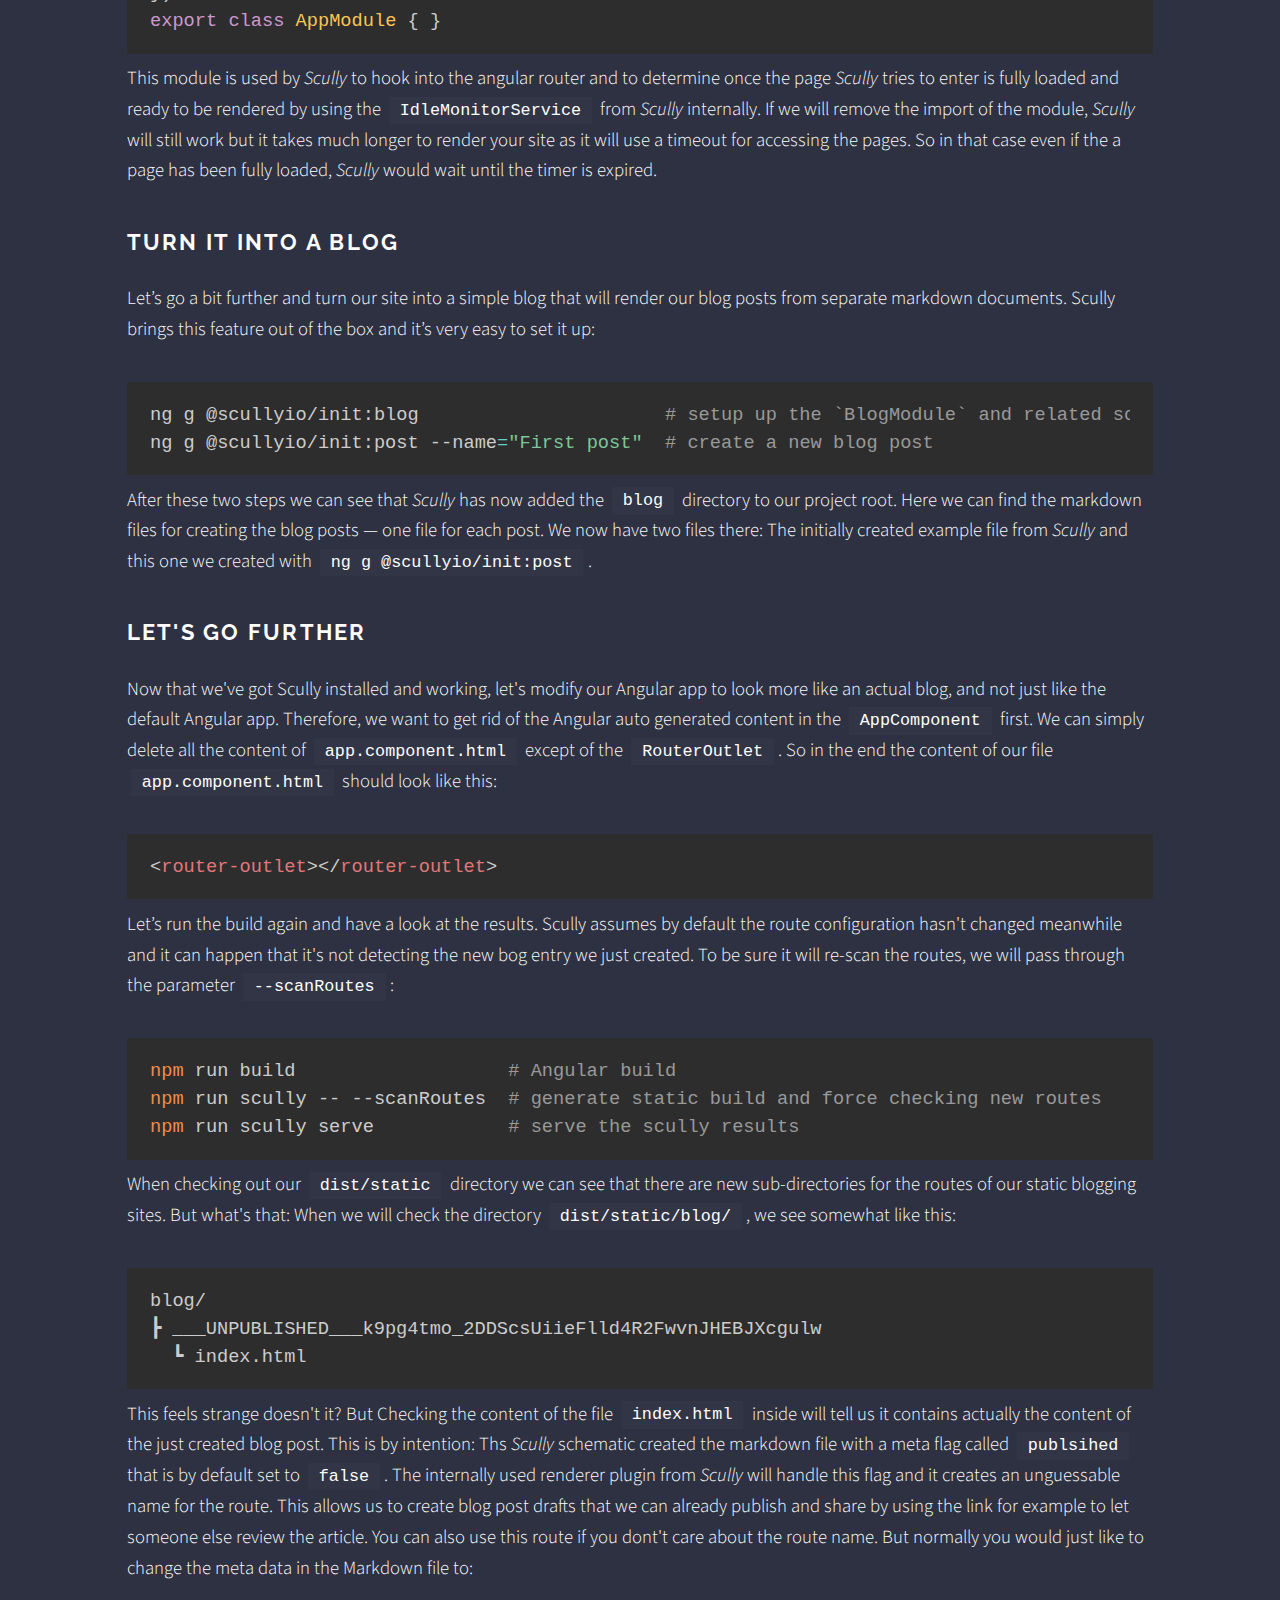
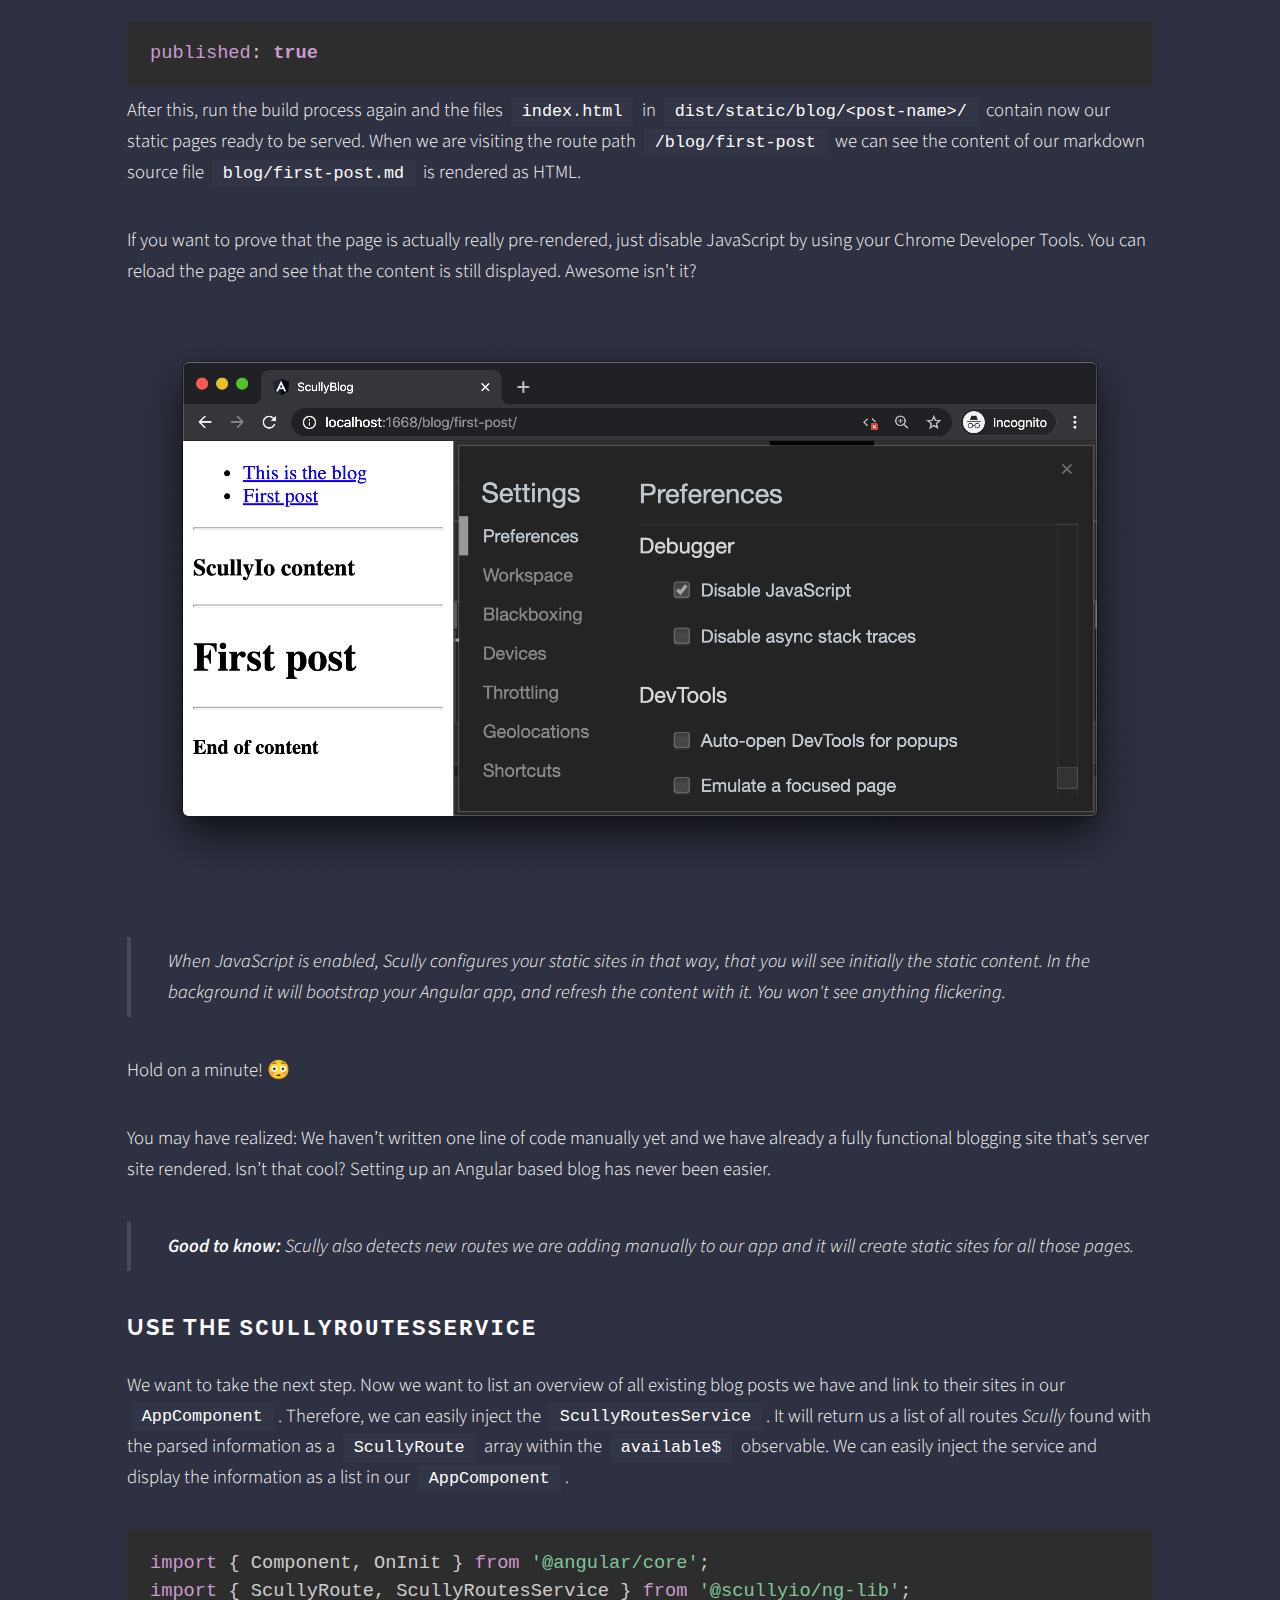
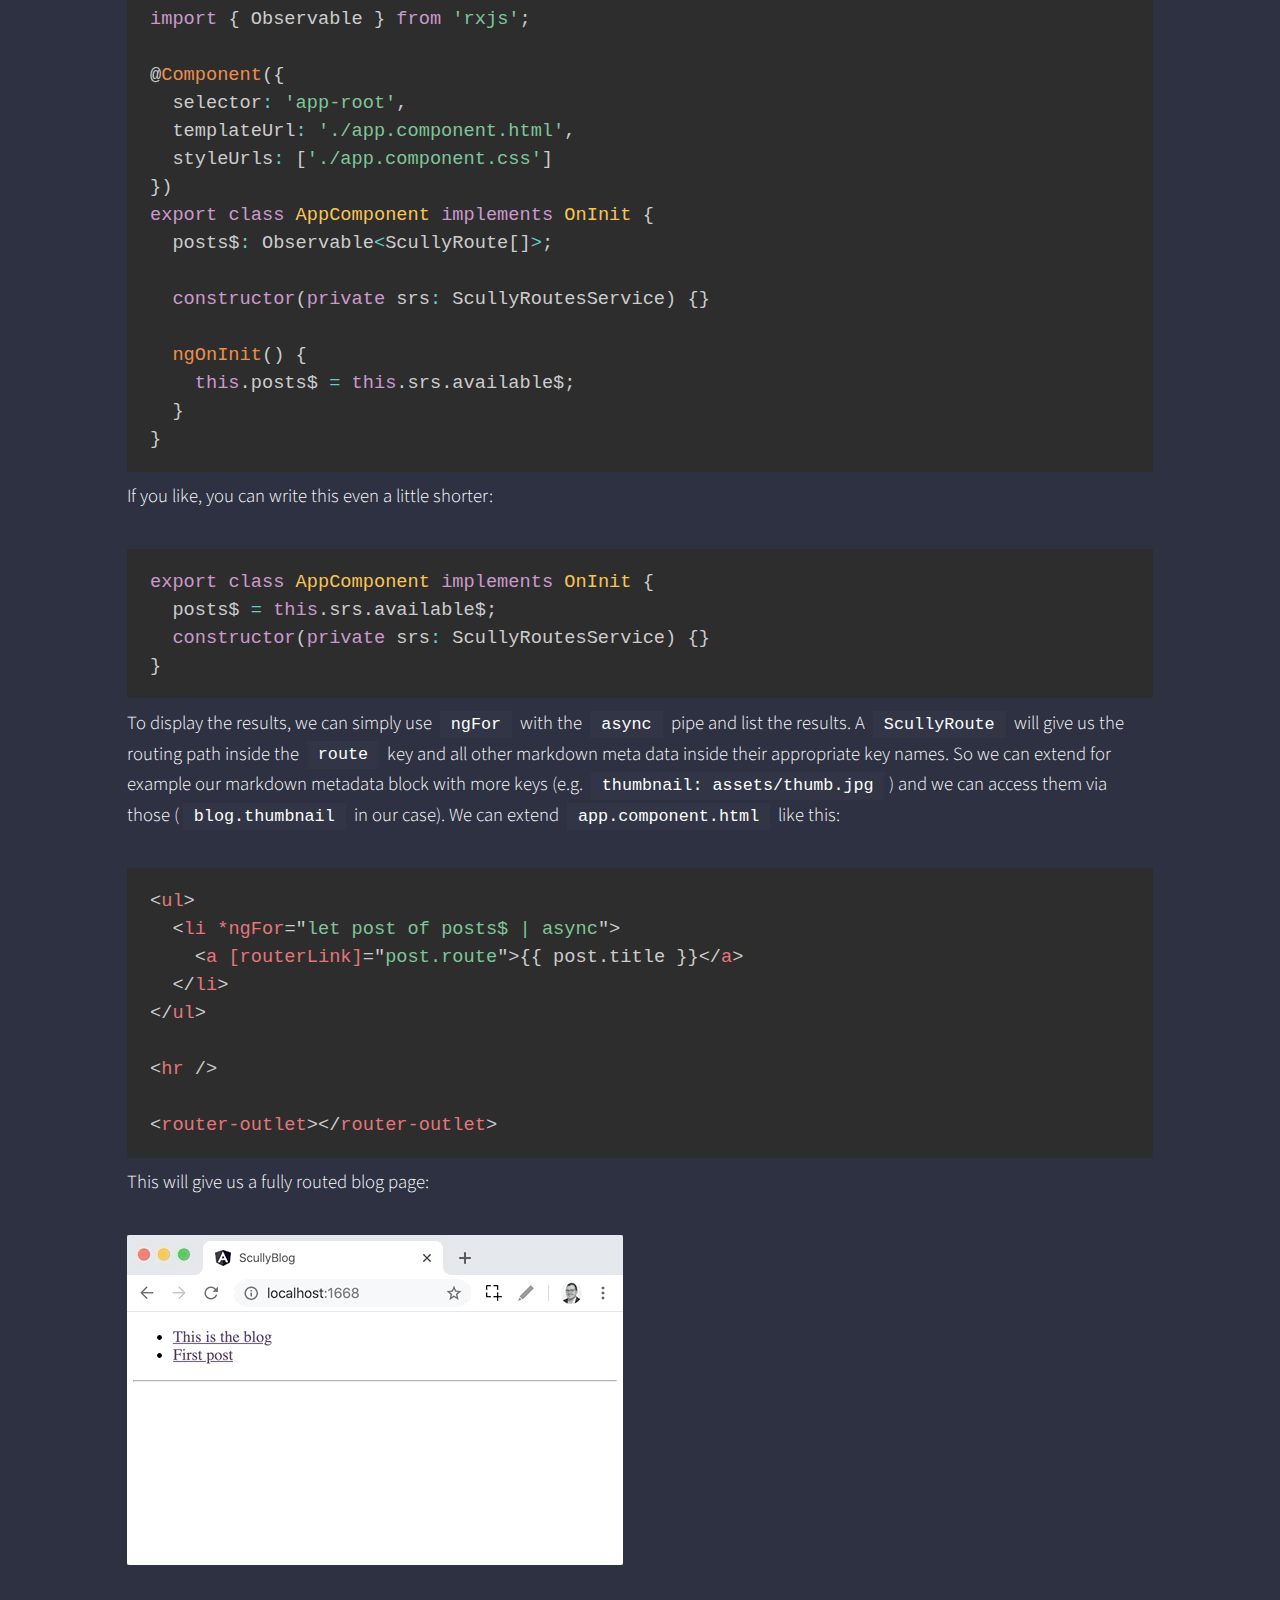
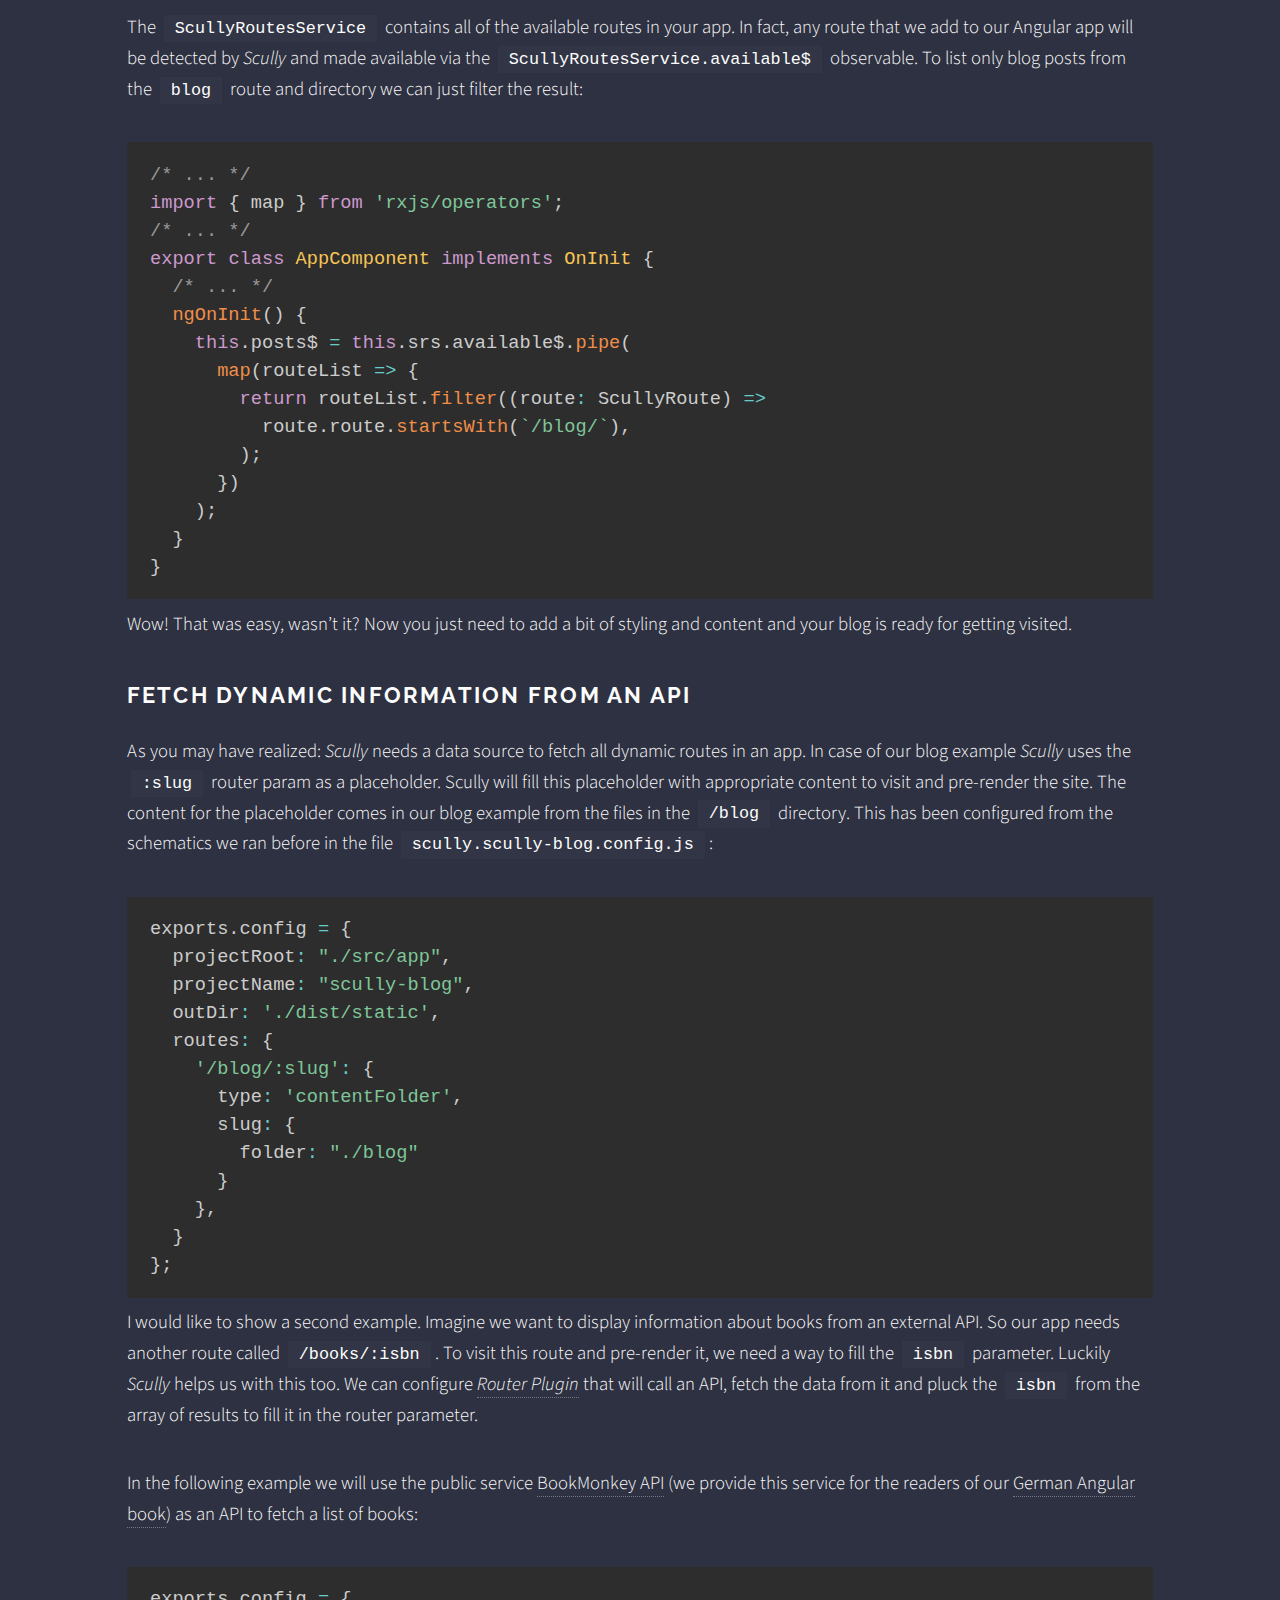
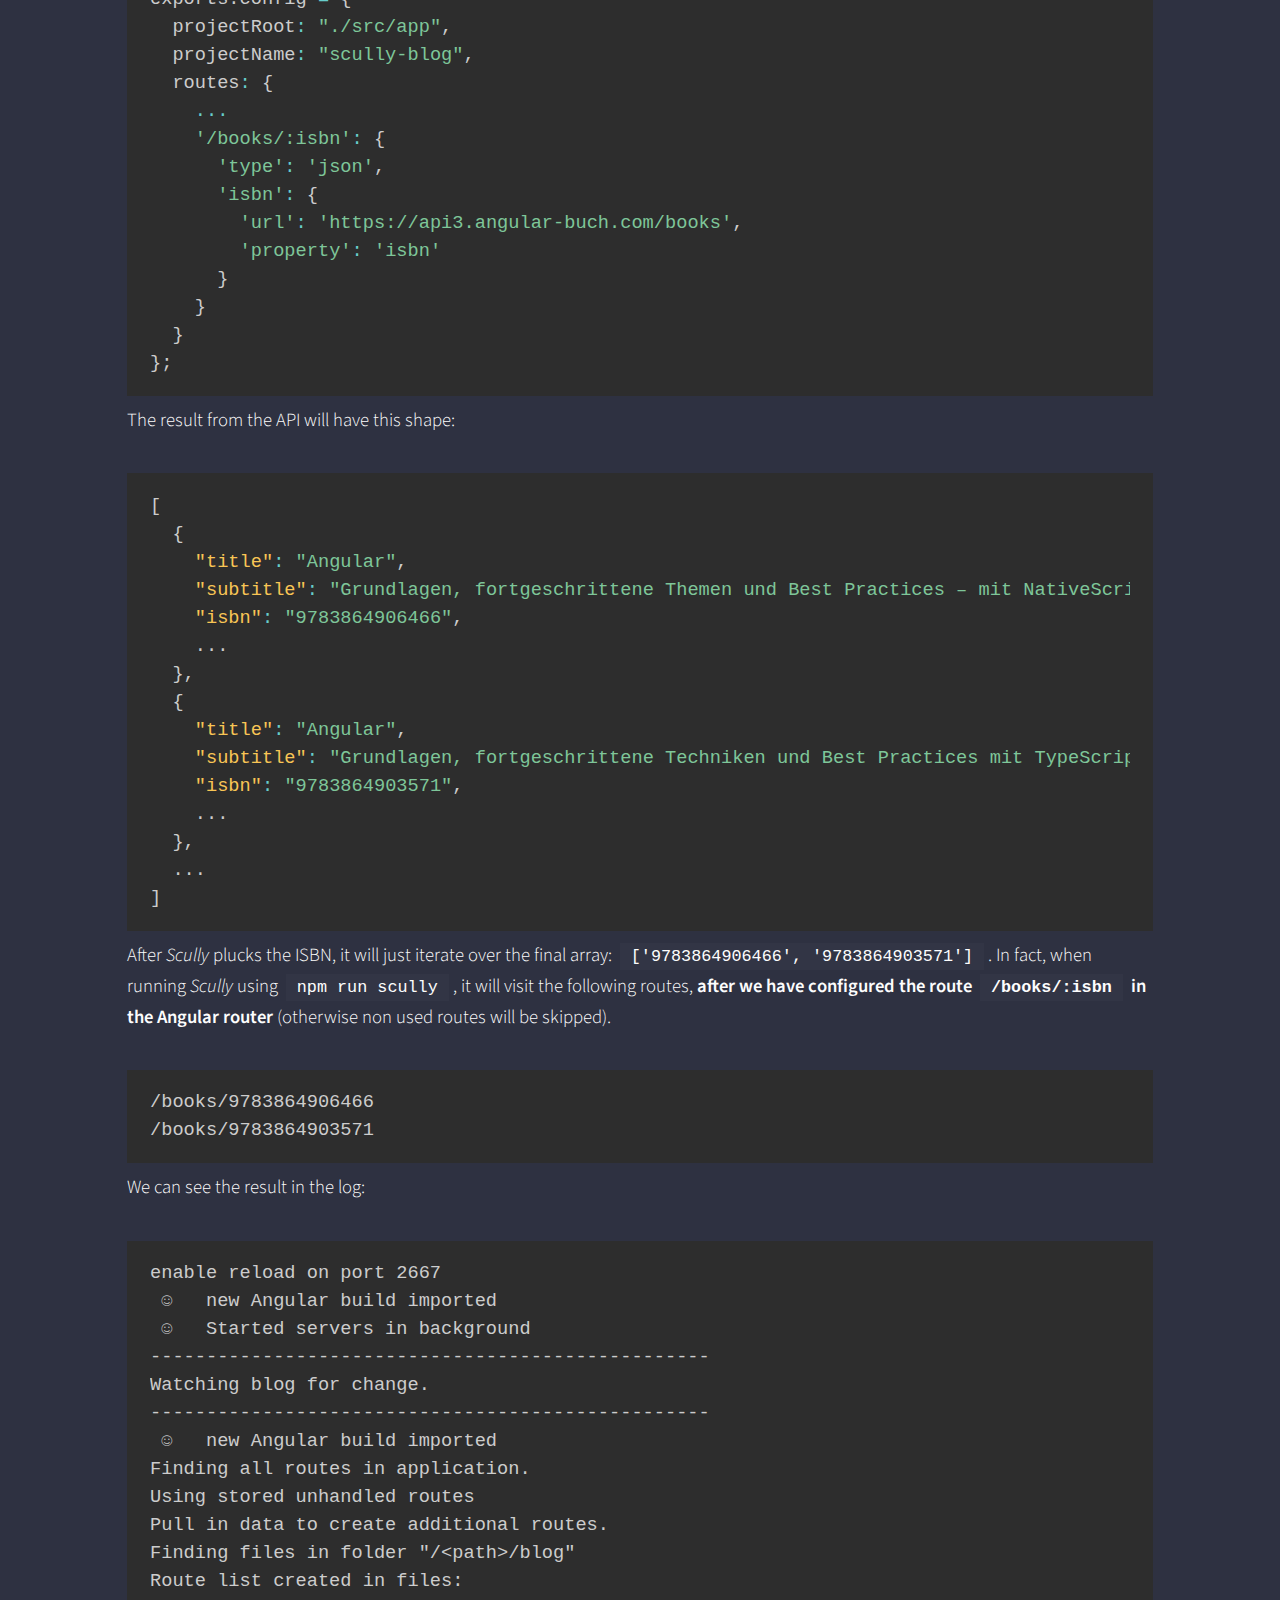
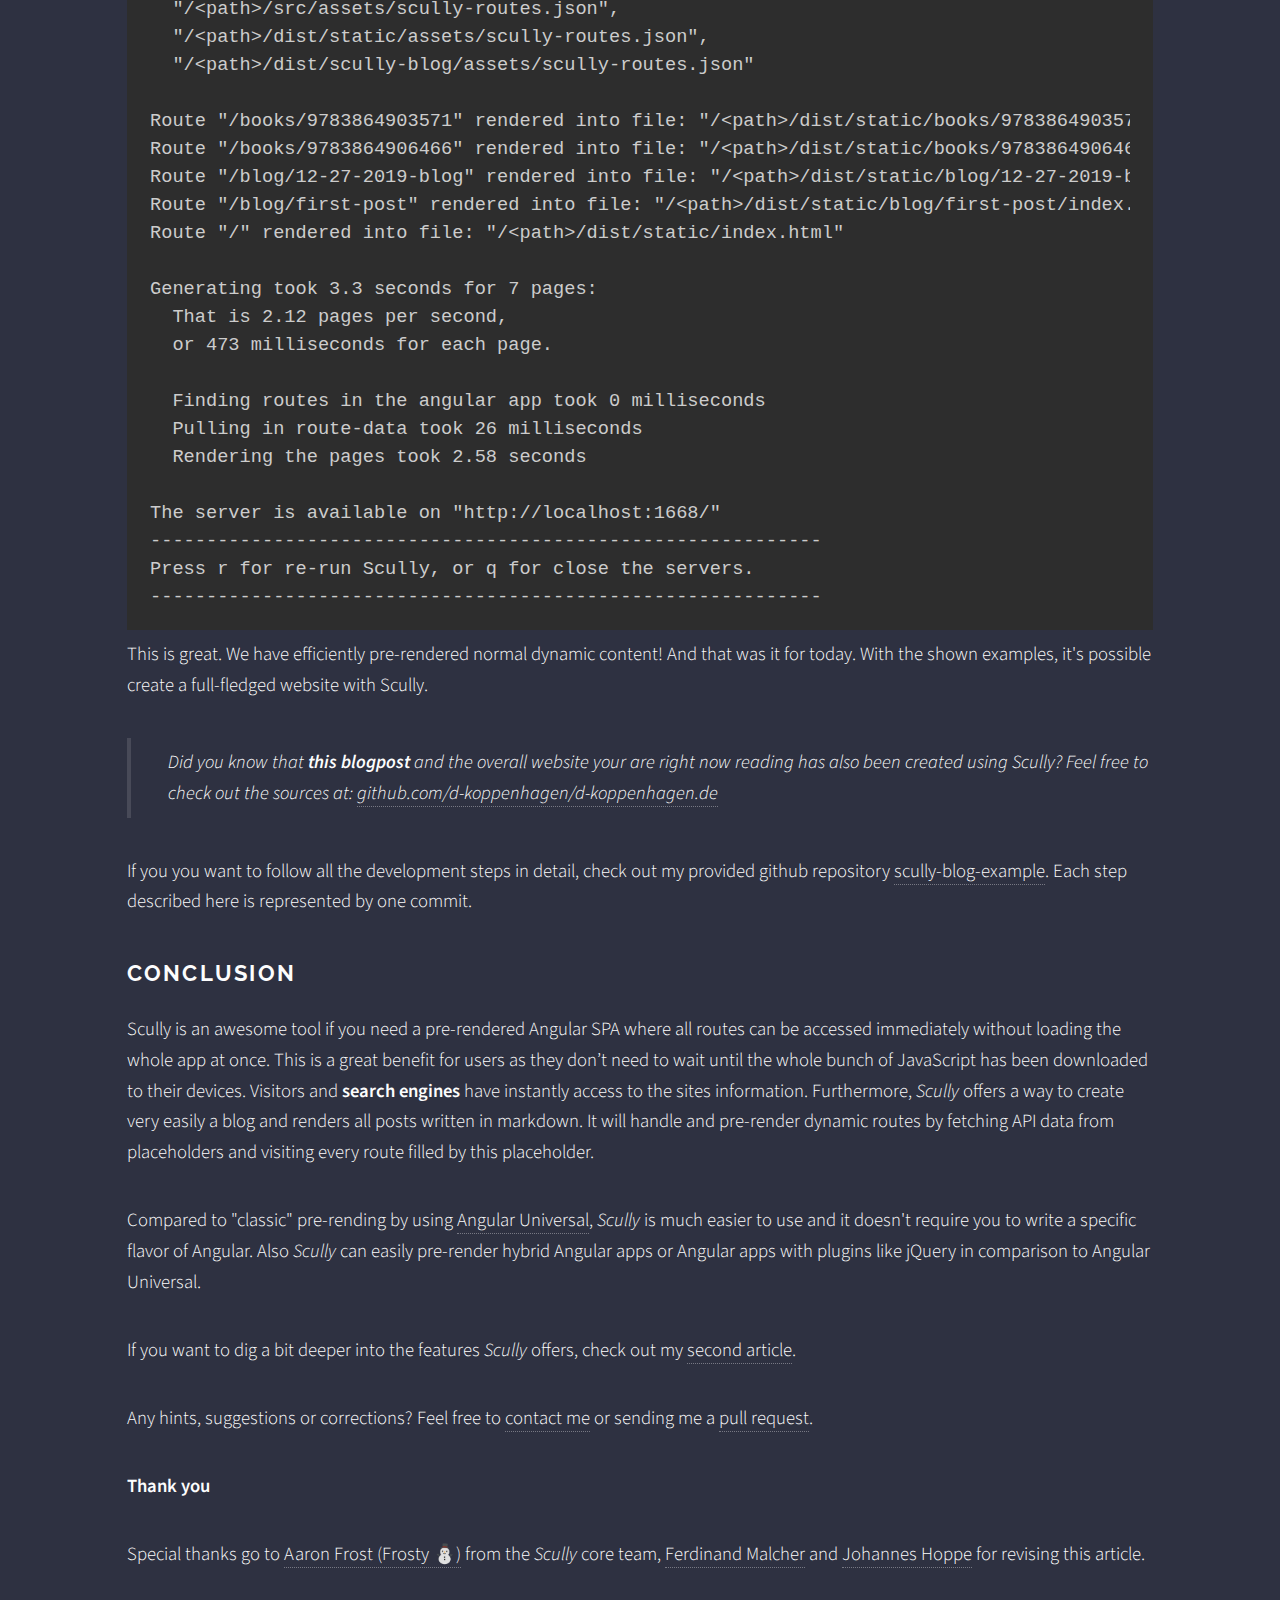
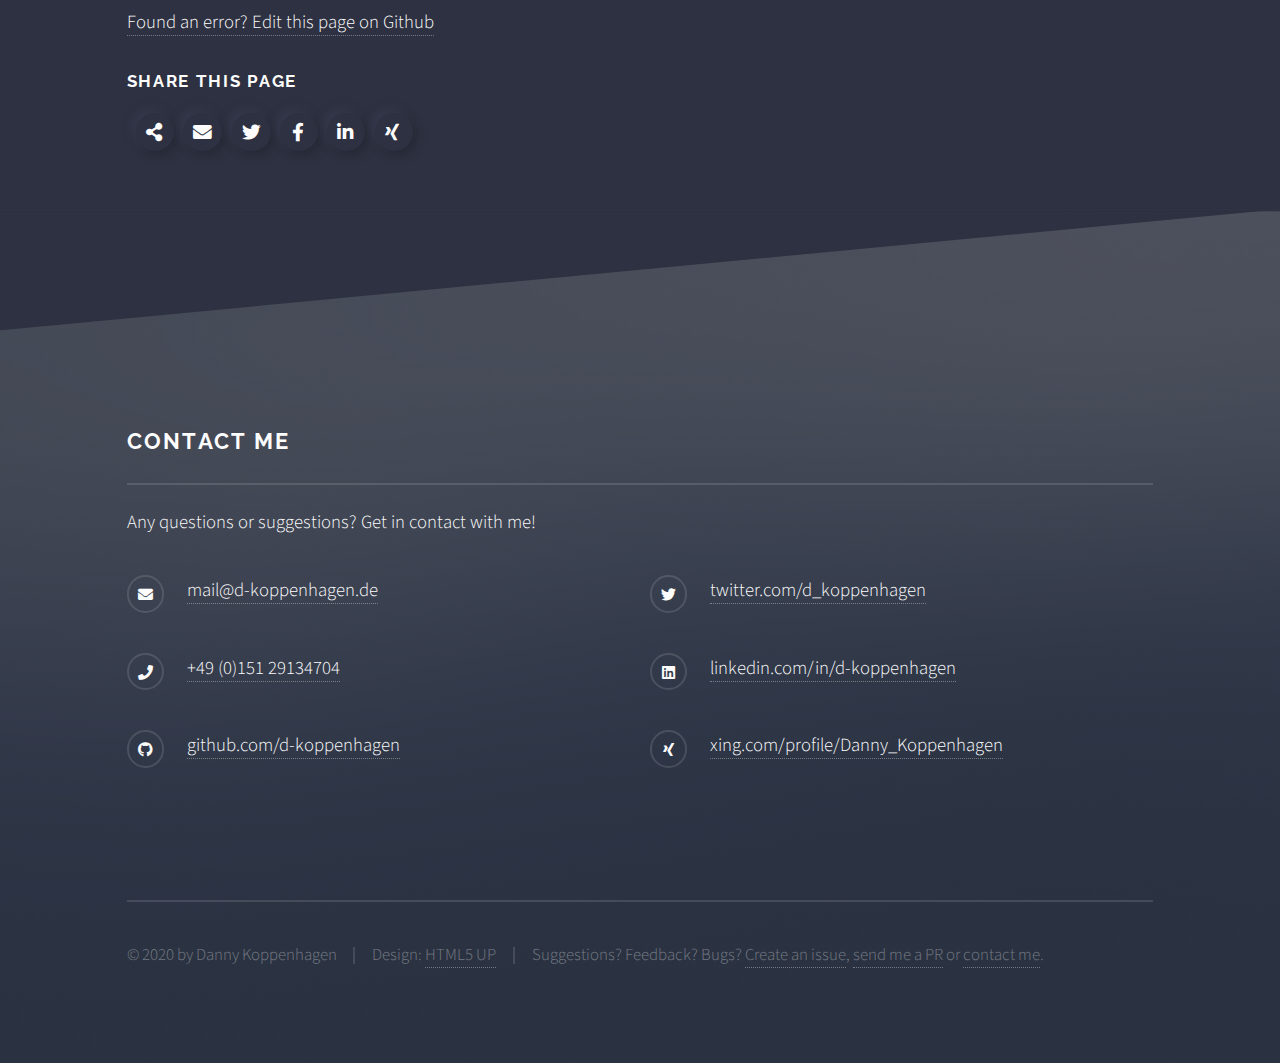
<file: blog/2020-01-angular-scully/index.html>
<!DOCTYPE html><html lang="de"><head><meta name="generator" content="Scully 0.0.90"><script type="text/javascript" async="" src="https://www.google-analytics.com/analytics.js"></script><script async="" src="https://www.googletagmanager.com/gtag/js?id=UA-154898970-1"></script>
    <base href="/">
    <meta charset="utf-8">
    <meta name="viewport" content="width=device-width, initial-scale=1">
    <link rel="icon" type="image/x-icon" href="assets/images/favicon.png">

    <!-- Apple PWA Support -->
    <meta name="apple-mobile-web-app-capable" content="yes">
    <meta name="apple-mobile-web-app-status-bar-style" content="black-translucent">
    <link rel="apple-touch-icon" href="assets/icons/icon-512x512.png">
    <link href="assets/icons/iphone5_splash.png" media="(device-width: 320px) and (device-height: 568px) and (-webkit-device-pixel-ratio: 2)" rel="apple-touch-startup-image">
    <link href="assets/icons/iphone6_splash.png" media="(device-width: 375px) and (device-height: 667px) and (-webkit-device-pixel-ratio: 2)" rel="apple-touch-startup-image">
    <link href="assets/icons/iphoneplus_splash.png" media="(device-width: 621px) and (device-height: 1104px) and (-webkit-device-pixel-ratio: 3)" rel="apple-touch-startup-image">
    <link href="assets/icons/iphonex_splash.png" media="(device-width: 375px) and (device-height: 812px) and (-webkit-device-pixel-ratio: 3)" rel="apple-touch-startup-image">
    <link href="assets/icons/iphonexr_splash.png" media="(device-width: 414px) and (device-height: 896px) and (-webkit-device-pixel-ratio: 2)" rel="apple-touch-startup-image">
    <link href="assets/icons/iphonexsmax_splash.png" media="(device-width: 414px) and (device-height: 896px) and (-webkit-device-pixel-ratio: 3)" rel="apple-touch-startup-image">
    <link href="assets/icons/ipad_splash.png" media="(device-width: 768px) and (device-height: 1024px) and (-webkit-device-pixel-ratio: 2)" rel="apple-touch-startup-image">
    <link href="assets/icons/ipadpro1_splash.png" media="(device-width: 834px) and (device-height: 1112px) and (-webkit-device-pixel-ratio: 2)" rel="apple-touch-startup-image">
    <link href="assets/icons/ipadpro3_splash.png" media="(device-width: 834px) and (device-height: 1194px) and (-webkit-device-pixel-ratio: 2)" rel="apple-touch-startup-image">
    <link href="assets/icons/ipadpro2_splash.png" media="(device-width: 1024px) and (device-height: 1366px) and (-webkit-device-pixel-ratio: 2)" rel="apple-touch-startup-image">
        
    <!-- Basic Site Information -->
    <title>D-Koppenhagen.de | Create powerful fast pre-rendered Angular Apps using Scully static site generator</title>
    
    <meta name="robots" content="index, follow">
    <meta name="author" content="Danny Koppenhagen">

    <!-- Twitter Card -->
    
    
    
    
    

    <!-- Open Graph Profile -->
    
    
    
    
    <meta property="profile:first_name" content="Danny">
    <meta property="profile:last_name" content="Koppenhagen">
    <link rel="manifest" href="manifest.webmanifest">
  <meta name="theme-color" content="#1976d2">
<link rel="stylesheet" href="styles.a8b8d4b922fab637a8fe.css"><style></style><style>.menu-dark[_ngcontent-lsv-c22]{filter:alpha(opacity=90)}.menu-dark[_ngcontent-lsv-c22] > button[_ngcontent-lsv-c22]{color:#fdfdfd;background-color:#2e3141;opacity:.9;margin:0 1px}.menu-dark[_ngcontent-lsv-c22] > button[_ngcontent-lsv-c22]:focus, .menu-dark[_ngcontent-lsv-c22] > button[_ngcontent-lsv-c22]:hover{outline:none;background-color:#43485f;box-shadow:inset 0 0 0 2px #5e7959}.menu-dark[_ngcontent-lsv-c22]:focus{outline:none}.menu-dark[_ngcontent-lsv-c22]:focus > button[_ngcontent-lsv-c22]{box-shadow:inset 0 0 0 2px #ada789}@media screen and (max-width:480px){.hidden-small[_ngcontent-lsv-c22]{visibility:hidden}}</style><style>.header-title[_ngcontent-lsv-c23]{background-image:url(/assets/images/bg-triangles.jpg);background-size:cover;font-size:3.2em;font-family:Montserrat,sans-serif;line-height:1.1;font-weight:700;margin-bottom:.2em;-webkit-background-clip:text;background-clip:text;color:rgba(0,0,0,.29)}p.sub-header[_ngcontent-lsv-c23]{color:#2e3141;font-size:1.2em}#banner[_ngcontent-lsv-c23]{background-image:url(/assets/images/dk-header.jpg);background-repeat:no-repeat;background-position:100%;background-size:contain;background-color:#fdfdfd;padding:9em 0 12em;cursor:pointer;-webkit-animation:headerFadeIn 3s;animation:headerFadeIn 3s}@-webkit-keyframes headerFadeIn{0%{opacity:0}to{opacity:1}}@keyframes headerFadeIn{0%{opacity:0}to{opacity:1}}#logo[_ngcontent-lsv-c23]{position:absolute;top:0;width:70px;-webkit-animation:move-to-top 1s ease,rotate 4s ease 1;animation:move-to-top 1s ease,rotate 4s ease 1;cursor:pointer}@-webkit-keyframes rotate{to{transform:rotatey(1turn)}}@keyframes rotate{to{transform:rotatey(1turn)}}@-webkit-keyframes move-to-top{0%{top:100px}to{top:0}}@keyframes move-to-top{0%{top:100px}to{top:0}}@media screen and (max-width:1150px){#banner[_ngcontent-lsv-c23]{background-position:right -200px top}}@media screen and (max-width:980px){#banner[_ngcontent-lsv-c23]{background-size:contain;padding:6em 0 10em;background-position:right -200px top}}@media screen and (max-width:800px){.header-title[_ngcontent-lsv-c23]{font-size:2.6em}}@media screen and (max-width:736px){p.sub-header[_ngcontent-lsv-c23]{font-size:1em!important;padding-right:110px}#banner[_ngcontent-lsv-c23]{padding:6em 0 5em}}@media screen and (max-width:620px){.header-title[_ngcontent-lsv-c23]{font-size:2.3em;padding-right:40vw}#banner[_ngcontent-lsv-c23]{background-size:cover;background-position:right -180px top}}@media screen and (max-width:560px){.header-title[_ngcontent-lsv-c23]{font-size:1.7em;padding-right:50vw}}@media screen and (max-width:400px){.header-title[_ngcontent-lsv-c23]{background-image:unset;background-color:#2e3141;opacity:.8;font-size:1.7em;padding-right:50vw}}</style><style>@media screen and (min-width:736px){ul.contact[_ngcontent-lsv-c24]{-moz-columns:2;column-count:2;width:100%!important}}</style><style>#cookie-banner[_ngcontent-lsv-c25]{opacity:.9;z-index:10000;position:fixed;bottom:0;width:100%;display:flex;justify-content:space-between;align-items:baseline;background-color:#5e7959}#cookie-banner[_ngcontent-lsv-c25]   .banner-text[_ngcontent-lsv-c25], #cookie-banner[_ngcontent-lsv-c25]   button[_ngcontent-lsv-c25]{margin:15px}@media screen and (max-width:480px){button.small[_ngcontent-lsv-c25]{padding:0 8px!important}}</style><script charset="utf-8" src="common-es2015.433da69aebbff245b7d3.js"></script><script charset="utf-8" src="6-es2015.1735566d290bf8ef1b4c.js"></script><style>.wrapper[_ngcontent-lsv-c27]{margin-top:0}h1[_ngcontent-lsv-c27]{font-size:1.4em}h2.sub-heading[_ngcontent-lsv-c27]{font-size:.9em}.extra-info[_ngcontent-lsv-c27]{display:flex;flex-direction:row;justify-content:space-between}.edit-on-github[_ngcontent-lsv-c27], .external-links[_ngcontent-lsv-c27], .published-at[_ngcontent-lsv-c27]{margin:30px 0}.published-at[_ngcontent-lsv-c27]{height:50px;display:flex;align-items:center;line-height:1.2em}.published-at[_ngcontent-lsv-c27]   .published-at-link[_ngcontent-lsv-c27]{text-decoration:none;border:none;min-width:120px}.published-at[_ngcontent-lsv-c27]   .published-at-link[_ngcontent-lsv-c27]   .published-at-logo[_ngcontent-lsv-c27]{padding-right:20px}.share-toolbar[_ngcontent-lsv-c27]{list-style:none;height:40px;padding:0}.share-toolbar[_ngcontent-lsv-c27] > li[_ngcontent-lsv-c27]{float:left}.share-toolbar[_ngcontent-lsv-c27] > li[_ngcontent-lsv-c27] > a[_ngcontent-lsv-c27]{display:block;cursor:pointer;border-bottom:0;outline:none}.share-toolbar[_ngcontent-lsv-c27] > li[_ngcontent-lsv-c27] > a[_ngcontent-lsv-c27] > i[_ngcontent-lsv-c27]{padding:10px;color:#fdfdfd;min-width:38px;border-radius:50px;background:#2e3141;box-shadow:4px 4px 9px #262936,-4px -4px 9px #36394c}.share-toolbar[_ngcontent-lsv-c27] > li[_ngcontent-lsv-c27] > a[_ngcontent-lsv-c27]   i.fa-facebook[_ngcontent-lsv-c27]:before{margin-left:2px}.share-toolbar[_ngcontent-lsv-c27] > li[_ngcontent-lsv-c27] > a[_ngcontent-lsv-c27]:focus > i[_ngcontent-lsv-c27], .share-toolbar[_ngcontent-lsv-c27] > li[_ngcontent-lsv-c27] > a[_ngcontent-lsv-c27]:hover > i[_ngcontent-lsv-c27]{box-shadow:0 0 12px #5e7959;color:#fdfdfd}@media screen and (max-width:560px){.blog-footer[_ngcontent-lsv-c27]{position:fixed;bottom:0;left:0;width:100%;background:#2e3141;opacity:.9;z-index:1;padding:0 35px}.blog-footer[_ngcontent-lsv-c27] > h3[_ngcontent-lsv-c27]{display:none}.blog-footer[_ngcontent-lsv-c27] > ul[_ngcontent-lsv-c27]{margin:10px 0;display:flex;justify-content:space-between}.blog-footer[_ngcontent-lsv-c27] > ul[_ngcontent-lsv-c27] > li[_ngcontent-lsv-c27]{padding-left:0}}@media screen and (max-width:360px){.blog-footer[_ngcontent-lsv-c27]{padding:0 24px}}[_ngcontent-lsv-c27]::slotted(h1){color:#330625;background-color:#f8d3ec;padding:5px;border-radius:5px;font-size:1.4em;width:-webkit-fit-content;width:-moz-fit-content;width:fit-content}</style><meta name="description" content="You probably heard of the JAMStack. It is a new way of building websites and apps via static site generators that deliver better performance and higher security. With this blog post, I will show you how you can easily create a blogging app by using the power of Angular and the help of Scully static site generator. It will automatically detect all app routes and create static pages out of them that are ready to ship for production."><link rel="canonical" href="http://localhost:1864/blog/2020-01-angular-scully"><meta name="twitter:card" content="summary"><meta name="twitter:site" content="@d_koppenhagen"><meta name="twitter:creator" content="@d_koppenhagen"><meta name="twitter:title" content="Create powerful fast pre-rendered Angular Apps using Scully static site generator"><meta name="twitter:description" content="You probably heard of the JAMStack. It is a new way of building websites and apps via static site generators that deliver better performance and higher security. With this blog post, I will show you how you can easily create a blogging app by using the power of Angular and the help of Scully static site generator. It will automatically detect all app routes and create static pages out of them that are ready to ship for production."><meta name="twitter:image" content="https://d-koppenhagen.de/assets/images/blog/scully/scully-header.jpg"><meta property="og:title" content="Create powerful fast pre-rendered Angular Apps using Scully static site generator"><meta property="og:description" content="You probably heard of the JAMStack. It is a new way of building websites and apps via static site generators that deliver better performance and higher security. With this blog post, I will show you how you can easily create a blogging app by using the power of Angular and the help of Scully static site generator. It will automatically detect all app routes and create static pages out of them that are ready to ship for production."><meta name="og:image" content="https://d-koppenhagen.de/assets/images/blog/scully/scully-header.jpg"><meta name="og:url" content="https://d-koppenhagen.de/blog/2020-01-angular-scully"><style>
      :host {
        display: none;
      }
      scully-content {
        display: none;
      }
    </style><script>window['ScullyIO']='generated';</script></head>
  <body role="main" id="page-wrapper" scully-version="0.0.90">
    <!-- Angular -->
    <dk-root _nghost-lsv-c26="" class="ng-tns-c26-0" ng-version="9.0.7"><dk-navbar _ngcontent-lsv-c26="" class="ng-tns-c26-0" _nghost-lsv-c22=""><nav _ngcontent-lsv-c22="" id="navigation" role="navigation" tabindex="0" class="menu-dark ng-star-inserted"><button _ngcontent-lsv-c22="" role="button" aria-expanded="false" class="burger-menu" aria-label="Open menu"><span _ngcontent-lsv-c22="" class="hidden-small">Menu</span></button><button _ngcontent-lsv-c22="" aria-label="Switch Language"> EN </button></nav><!----><!----><!----></dk-navbar><dk-header _ngcontent-lsv-c26="" class="ng-tns-c26-0" _nghost-lsv-c23=""><section _ngcontent-lsv-c23="" id="banner" routerlink="/" tabindex="0" class="ng-star-inserted"><div _ngcontent-lsv-c23="" class="inner"><img _ngcontent-lsv-c23="" routerlink="/" src="assets/images/logo_header.png" id="logo" tabindex="0" alt="Logo"><h1 _ngcontent-lsv-c23="" class="header-title"> Hello,<br _ngcontent-lsv-c23="">I am  Danny<br _ngcontent-lsv-c23="">Koppenhagen </h1><p _ngcontent-lsv-c23="" class="sub-header">Developer, IT Consultant, Author</p></div></section><!----><!----></dk-header><router-outlet _ngcontent-lsv-c26="" class="ng-tns-c26-0"></router-outlet><dk-blog-content _nghost-lsv-c27="" class="ng-star-inserted">
  <div _ngcontent-lsv-c27="" class="wrapper alt ng-star-inserted">
    <div _ngcontent-lsv-c27="" class="inner ng-star-inserted">
      <section _ngcontent-lsv-c27="" class="blog-header">
        <span _ngcontent-lsv-c27="" class="image fit ng-star-inserted">
          <img _ngcontent-lsv-c27="" src="assets/images/blog/scully/scully-header.jpg" alt="Blog-Post title image">
        </span><!---->
      </section>
      <section _ngcontent-lsv-c27="" class="extra-section ng-star-inserted">
        <div _ngcontent-lsv-c27="" class="extra-info">
          <h2 _ngcontent-lsv-c27="" class="sub-heading">Keywords</h2>
          <h2 _ngcontent-lsv-c27="" class="sub-heading ng-star-inserted">
            Last update: 02.05.2020
          </h2><!---->
        </div>
        <div _ngcontent-lsv-c27="" class="actions">
          <span _ngcontent-lsv-c27="" class="ng-star-inserted">
            <button _ngcontent-lsv-c27="" routerlink="/blog" class="button xs" tabindex="0" aria-label="Filter for keyword: Angular">
              Angular
            </button>
          </span><span _ngcontent-lsv-c27="" class="ng-star-inserted">
            <button _ngcontent-lsv-c27="" routerlink="/blog" class="button xs" tabindex="0" aria-label="Filter for keyword: Angular CLI">
              Angular CLI
            </button>
          </span><span _ngcontent-lsv-c27="" class="ng-star-inserted">
            <button _ngcontent-lsv-c27="" routerlink="/blog" class="button xs" tabindex="0" aria-label="Filter for keyword: Angular Schematics">
              Angular Schematics
            </button>
          </span><span _ngcontent-lsv-c27="" class="ng-star-inserted">
            <button _ngcontent-lsv-c27="" routerlink="/blog" class="button xs" tabindex="0" aria-label="Filter for keyword: Scully">
              Scully
            </button>
          </span><span _ngcontent-lsv-c27="" class="ng-star-inserted">
            <button _ngcontent-lsv-c27="" routerlink="/blog" class="button xs" tabindex="0" aria-label="Filter for keyword: SSR">
              SSR
            </button>
          </span><span _ngcontent-lsv-c27="" class="ng-star-inserted">
            <button _ngcontent-lsv-c27="" routerlink="/blog" class="button xs" tabindex="0" aria-label="Filter for keyword: SSG">
              SSG
            </button>
          </span><span _ngcontent-lsv-c27="" class="ng-star-inserted">
            <button _ngcontent-lsv-c27="" routerlink="/blog" class="button xs" tabindex="0" aria-label="Filter for keyword: Pre-rendering">
              Pre-rendering
            </button>
          </span><span _ngcontent-lsv-c27="" class="ng-star-inserted">
            <button _ngcontent-lsv-c27="" routerlink="/blog" class="button xs" tabindex="0" aria-label="Filter for keyword: JAM Stack">
              JAM Stack
            </button>
          </span><!---->
        </div>
        <!---->
      </section><!---->
      <section _ngcontent-lsv-c27="" class="external-links">
        <a _ngcontent-lsv-c27="" href="https://dev.to/dkoppenhagen/create-powerfull-fast-pre-rendered-angular-apps-using-scully-static-site-generator-31fb" class="ng-star-inserted">Read this article on Dev.to</a><!---->
      </section>
      <section _ngcontent-lsv-c27="" class="blog-content">
        <!--scullyContent-begin--><h1 id="create-powerful-fast-pre-rendered-angular-apps-using-scully-static-site-generator" _ngcontent-lsv-c27="">Create powerful fast pre-rendered Angular Apps using <em _ngcontent-lsv-c27="">Scully</em> static site generator</h1>
<p _ngcontent-lsv-c27=""><strong _ngcontent-lsv-c27="">You probably heard of the JAMStack. It's a new way of building websites and apps via static site generators that deliver better performance and higher security. There have been tools for many platforms, but surprisingly not yet for Angular. These times are finally over. With this blog post, I want to show you how you can easily create an Angular blogging app by to pre-render your complete app.</strong></p>
<hr _ngcontent-lsv-c27="">

<div id="toc" _ngcontent-lsv-c27=""><h2 _ngcontent-lsv-c27="">Table of contents</h2><ul><li><a href="/blog/2020-01-angular-scully#about-scully">About Scully</a></li><li><a href="/blog/2020-01-angular-scully#get-started">Get started</a></li><li><a href="/blog/2020-01-angular-scully#the-scullylibmodule">The ScullyLibModule</a></li><li><a href="/blog/2020-01-angular-scully#turn-it-into-a-blog">Turn it into a blog</a></li><li><a href="/blog/2020-01-angular-scully#lets-go-further">Let's go further</a></li><li><a href="/blog/2020-01-angular-scully#use-the-scullyroutesservice">Use the ScullyRoutesService</a></li><li><a href="/blog/2020-01-angular-scully#fetch-dynamic-information-from-an-api">Fetch dynamic information from an API</a></li><li><a href="/blog/2020-01-angular-scully#conclusion">Conclusion</a></li></ul></div>

<hr _ngcontent-lsv-c27="">

<blockquote _ngcontent-lsv-c27="">
<p _ngcontent-lsv-c27="">On <em _ngcontent-lsv-c27="">Dec 16, 2019</em> the static site generator <em _ngcontent-lsv-c27="">Scully</em> for Angular <a href="https://www.youtube.com/watch?v=Sh37rIUL-d4" _ngcontent-lsv-c27="">was presented</a>.
<em _ngcontent-lsv-c27="">Scully</em> automatically detects all app routes and creates static sites out of it that are ready to ship for production. <em _ngcontent-lsv-c27="">Scully</em> is currently just available within an early version.
This blog post is based on versions:</p>
<pre _ngcontent-lsv-c27=""><code _ngcontent-lsv-c27="">@scullyio/ng-lib: 0.0.22
@scullyio/init: 0.0.26
@scullyio/scully: 0.0.90</code></pre><p _ngcontent-lsv-c27="">However some of the commands or API calls used here may change in the future.
It’s my goal to keep this blog post as up-to-date as possible.</p>
</blockquote>
<hr _ngcontent-lsv-c27="">

<h2 id="about-scully" _ngcontent-lsv-c27="">About Scully</h2>
<p _ngcontent-lsv-c27="">Scully is a static site generator (SSG) for Angular apps.
It analyses a compiled Angular app and detects all the routes of the app.
It will then call every route it found, visit the page in the browser, renders the page and finally put the static rendered page to the file system.
This process is also known as <strong _ngcontent-lsv-c27="">pre-rendering</strong> – but with a new approach.
The result compiled and pre-rendered app ready for shipping to your web server.</p>
<blockquote _ngcontent-lsv-c27="">
<p _ngcontent-lsv-c27=""><strong _ngcontent-lsv-c27="">Good to know:</strong> <em _ngcontent-lsv-c27="">Scully</em> does not use <a href="https://angular.io/guide/universal" _ngcontent-lsv-c27="">Angular Universal</a> for the pre-rendering.
It uses a Chromium browser to visit and check all routes it found.</p>
</blockquote>
<p _ngcontent-lsv-c27="">All pre-rendered pages contain just plain HTML and CSS.
In fact, when deploying it, a user will be able to instantly access all routes and see the content with almost no delay.
The resulting sites are very small static sites (just a few KBs) so that even the access from a mobile device with a very low bandwidth is pretty fast.
It's significantly faster compared to the hundreds of KBs that you are downloading when calling a “normal” Angular app on initial load.</p>
<p _ngcontent-lsv-c27="">But that’s not all: Once the pre-rendered page is shipped to the user, <em _ngcontent-lsv-c27="">Scully</em> loads and bootstraps the “real” Angular app  in the background on top of the existing view.
In fact <em _ngcontent-lsv-c27="">Scully</em> will unite two great things:
The power of pre-rendering and very fast access to sites and the power of a fully functional Single Page Application (SPA) written in Angular.</p>
<h2 id="get-started" _ngcontent-lsv-c27="">Get started</h2>
<p _ngcontent-lsv-c27="">The first thing we have to do is to setup our Angular app.
As <em _ngcontent-lsv-c27="">Scully</em> detects the content from the routes, we need to configure the Angular router as well.
Therefore, we add the appropriate flag <code _ngcontent-lsv-c27="">--routing</code> (we can also choose this option when the CLI prompts us).</p>
<pre _ngcontent-lsv-c27=""><code class="language-bash" _ngcontent-lsv-c27="">npx -p @angular/cli ng new scully-blog --routing
cd scully-blog  # navigate into the project</code></pre>
<p _ngcontent-lsv-c27="">The next step is to setup our static site generator <em _ngcontent-lsv-c27="">Scully</em>.
Therefore, we are using the provided Angular schematic:</p>
<pre _ngcontent-lsv-c27=""><code class="language-bash" _ngcontent-lsv-c27="">ng add @scullyio/init  # add _Scully_ to the project</code></pre>
<p _ngcontent-lsv-c27="">Et voilà here it is: We now have a very minimalistic Angular app that uses the power of <em _ngcontent-lsv-c27="">Scully</em> to automatically find all app routes, visit them and generate static pages out of them.
It's ready for us to preview.
Let's try it out by building our site and running <em _ngcontent-lsv-c27="">Scully</em>.</p>
<pre _ngcontent-lsv-c27=""><code class="language-bash" _ngcontent-lsv-c27="">npm run build   # build our Angular app
npm run scully  # let Scully run over our app and build it
npm run scully serve # serve the scully results</code></pre>
<blockquote _ngcontent-lsv-c27="">
<p _ngcontent-lsv-c27=""><em _ngcontent-lsv-c27="">Scully</em> will run only once by default. To let <em _ngcontent-lsv-c27="">Scully</em> run and watch for file changes, just add the <code _ngcontent-lsv-c27="">--watch</code> option (<code _ngcontent-lsv-c27="">npm run scully -- --watch</code>).</p>
</blockquote>
<p _ngcontent-lsv-c27="">After <em _ngcontent-lsv-c27="">Scully</em> has checked our app, it will add the generated static assets to our <code _ngcontent-lsv-c27="">dist/static</code> directory by default.
Let's quickly compare the result generated from <em _ngcontent-lsv-c27="">Scully</em> with the result from the initial Angular build (<code _ngcontent-lsv-c27="">dist/scully-blog</code>):</p>
<pre _ngcontent-lsv-c27=""><code class="language-text" _ngcontent-lsv-c27="">dist/
┣ scully-blog/
┃ ┣ favicon.ico
┃ ┣ ...
┃ ┗ vendor-es5.js.map
┗ static/
  ┣ assets/
  ┃ ┗ scully-routes.json
  ┣ favicon.ico
  ┣ ...
  ┗ vendor-es5.js.map</code></pre>
<p _ngcontent-lsv-c27="">If we take a look at it, except of the file <code _ngcontent-lsv-c27="">scully-routes.json</code>, that contains just an empty array, we don't see any differences between the two builds.
This is because currently we only have the root route configured and no more further content was created.</p>
<p _ngcontent-lsv-c27="">Nonetheless we can checkout the result by visiting the following URL: <code _ngcontent-lsv-c27="">localhost:1668</code>.
This server serves the static generated pages from the <code _ngcontent-lsv-c27="">dist/static</code> directory like a normal webserver (e.g. <em _ngcontent-lsv-c27="">nginx</em> or <em _ngcontent-lsv-c27="">apache</em>).</p>
<h2 id="the-scullylibmodule" _ngcontent-lsv-c27="">The <code _ngcontent-lsv-c27="">ScullyLibModule</code></h2>
<p _ngcontent-lsv-c27="">You may have realized, that after running the <em _ngcontent-lsv-c27="">Scully</em> schematic, the <code _ngcontent-lsv-c27="">ScullyLibModule</code> has been added to your <code _ngcontent-lsv-c27="">AppComponent</code>:</p>
<pre _ngcontent-lsv-c27=""><code class="language-ts" _ngcontent-lsv-c27="">// ...
import { ScullyLibModule } from '@scullyio/ng-lib';

@NgModule({
  // ...
  imports: [
    // ...
    ScullyLibModule
  ]
})
export class AppModule { }</code></pre>
<p _ngcontent-lsv-c27="">This module is used by <em _ngcontent-lsv-c27="">Scully</em> to hook into the angular router and to determine once the page <em _ngcontent-lsv-c27="">Scully</em> tries to enter is fully loaded and ready to be rendered by using the <code _ngcontent-lsv-c27="">IdleMonitorService</code> from <em _ngcontent-lsv-c27="">Scully</em> internally.
If we will remove the import of the module, <em _ngcontent-lsv-c27="">Scully</em> will still work but it takes much longer to render your site as it will use a timeout for accessing the pages. So in that case even if the a page has been fully loaded, <em _ngcontent-lsv-c27="">Scully</em> would wait until the timer is expired.</p>
<h2 id="turn-it-into-a-blog" _ngcontent-lsv-c27="">Turn it into a blog</h2>
<p _ngcontent-lsv-c27="">Let’s go a bit further and turn our site into a simple blog that will render our blog posts from separate markdown documents.
Scully brings this feature out of the box and it’s very easy to set it up:</p>
<pre _ngcontent-lsv-c27=""><code class="language-bash" _ngcontent-lsv-c27="">ng g @scullyio/init:blog                      # setup up the `BlogModule` and related sources
ng g @scullyio/init:post --name="First post"  # create a new blog post</code></pre>
<p _ngcontent-lsv-c27="">After these two steps we can see that <em _ngcontent-lsv-c27="">Scully</em> has now added the <code _ngcontent-lsv-c27="">blog</code> directory to our project root.
Here we can find the markdown files for creating the blog posts — one file for each post.
We now have two files there: The initially created example file from <em _ngcontent-lsv-c27="">Scully</em> and this one we created with <code _ngcontent-lsv-c27="">ng g @scullyio/init:post</code>.</p>
<h2 id="lets-go-further" _ngcontent-lsv-c27="">Let's go further</h2>
<p _ngcontent-lsv-c27="">Now that we've got Scully installed and working, let's modify our Angular app to look more like an actual blog, and not just like the default Angular app.
Therefore, we want to get rid of the Angular auto generated content in the <code _ngcontent-lsv-c27="">AppComponent</code> first.
We can simply delete all the content of <code _ngcontent-lsv-c27="">app.component.html</code> except of the <code _ngcontent-lsv-c27="">RouterOutlet</code>.
So in the end the content of our file <code _ngcontent-lsv-c27="">app.component.html</code> should look like this:</p>
<pre _ngcontent-lsv-c27=""><code class="language-html" _ngcontent-lsv-c27="">&lt;router-outlet&gt;&lt;/router-outlet&gt;</code></pre>
<p _ngcontent-lsv-c27="">Let’s run the build again and have a look at the results.
Scully assumes by default the route configuration hasn't changed meanwhile and it can happen that it's not detecting the new bog entry we just created.
To be sure it will re-scan the routes, we will pass through the parameter <code _ngcontent-lsv-c27="">--scanRoutes</code>:</p>
<pre _ngcontent-lsv-c27=""><code class="language-bash" _ngcontent-lsv-c27="">npm run build                   # Angular build
npm run scully -- --scanRoutes  # generate static build and force checking new routes
npm run scully serve            # serve the scully results</code></pre>
<p _ngcontent-lsv-c27="">When checking out our <code _ngcontent-lsv-c27="">dist/static</code> directory we can see that there are new sub-directories for the routes of our static blogging sites.
But what's that: When we will check the directory <code _ngcontent-lsv-c27="">dist/static/blog/</code>, we see somewhat like this:</p>
<pre _ngcontent-lsv-c27=""><code class="language-text" _ngcontent-lsv-c27="">blog/
┣ ___UNPUBLISHED___k9pg4tmo_2DDScsUiieFlld4R2FwvnJHEBJXcgulw
  ┗ index.html</code></pre>
<p _ngcontent-lsv-c27="">This feels strange doesn't it? But Checking the content of the file <code _ngcontent-lsv-c27="">index.html</code> inside will tell us it contains actually the content of the just created blog post.
This is by intention: Ths <em _ngcontent-lsv-c27="">Scully</em> schematic created the markdown file with a meta flag called <code _ngcontent-lsv-c27="">publsihed</code> that is by default set to <code _ngcontent-lsv-c27="">false</code>.
The internally used renderer plugin from <em _ngcontent-lsv-c27="">Scully</em> will handle this flag and it creates an unguessable name for the route.
This allows us to create blog post drafts that we can already publish and share by using the link for example to let someone else review the article.
You can also use this route if you dont't care about the route name.
But normally you would just like to change the meta data in the Markdown file to:</p>
<pre _ngcontent-lsv-c27=""><code class="language-yaml" _ngcontent-lsv-c27="">published: true</code></pre>
<p _ngcontent-lsv-c27="">After this, run the build process again and the files <code _ngcontent-lsv-c27="">index.html</code> in <code _ngcontent-lsv-c27="">dist/static/blog/&lt;post-name&gt;/</code> contain now our static pages ready to be served.
When we are visiting the route path <code _ngcontent-lsv-c27="">/blog/first-post</code> we can see the content of our markdown source file <code _ngcontent-lsv-c27="">blog/first-post.md</code> is rendered as HTML.</p>
<p _ngcontent-lsv-c27="">If you want to prove that the page is actually really pre-rendered, just disable JavaScript by using your Chrome Developer Tools.
You can reload the page and see that the content is still displayed.
Awesome isn't it?</p>
<p _ngcontent-lsv-c27=""><img src="/assets/images/blog/scully/scully-pre-rendered-js-disabled.png" alt="a simple blog created with scully" _ngcontent-lsv-c27=""></p>
<blockquote _ngcontent-lsv-c27="">
<p _ngcontent-lsv-c27="">When JavaScript is enabled, <em _ngcontent-lsv-c27="">Scully</em> configures your static sites in that way, that you will see initially the static content.
In the background it will bootstrap your Angular app, and refresh the content with it.
You won't see anything flickering.</p>
</blockquote>
<p _ngcontent-lsv-c27="">Hold on a minute! 😳</p>
<p _ngcontent-lsv-c27="">You may have realized: We haven’t written one line of code manually yet and we have already a fully functional blogging site that’s server site rendered. Isn’t that cool?
Setting up an Angular based blog has never been easier.</p>
<blockquote _ngcontent-lsv-c27="">
<p _ngcontent-lsv-c27=""><strong _ngcontent-lsv-c27="">Good to know:</strong> <em _ngcontent-lsv-c27="">Scully</em> also detects new routes we are adding manually to our app and it will create static sites for all those pages.</p>
</blockquote>
<h2 id="use-the-scullyroutesservice" _ngcontent-lsv-c27="">Use the <code _ngcontent-lsv-c27="">ScullyRoutesService</code></h2>
<p _ngcontent-lsv-c27="">We want to take the next step.
Now we want to list an overview of all existing blog posts we have and link to their sites in our <code _ngcontent-lsv-c27="">AppComponent</code>.
Therefore, we can easily inject the <code _ngcontent-lsv-c27="">ScullyRoutesService</code>.
It will return us a list of all routes <em _ngcontent-lsv-c27="">Scully</em> found with the parsed information as a <code _ngcontent-lsv-c27="">ScullyRoute</code> array within the <code _ngcontent-lsv-c27="">available$</code> observable.
We can easily inject the service and display the information as a list in our <code _ngcontent-lsv-c27="">AppComponent</code>.</p>
<pre _ngcontent-lsv-c27=""><code class="language-ts" _ngcontent-lsv-c27="">import { Component, OnInit } from '@angular/core';
import { ScullyRoute, ScullyRoutesService } from '@scullyio/ng-lib';
import { Observable } from 'rxjs';

@Component({
  selector: 'app-root',
  templateUrl: './app.component.html',
  styleUrls: ['./app.component.css']
})
export class AppComponent implements OnInit {
  posts$: Observable&lt;ScullyRoute[]&gt;;

  constructor(private srs: ScullyRoutesService) {}

  ngOnInit() {
    this.posts$ = this.srs.available$;
  }
}</code></pre>
<p _ngcontent-lsv-c27="">If you like, you can write this even a little shorter:</p>
<pre _ngcontent-lsv-c27=""><code class="language-ts" _ngcontent-lsv-c27="">export class AppComponent implements OnInit {
  posts$ = this.srs.available$;
  constructor(private srs: ScullyRoutesService) {}
}</code></pre>
<p _ngcontent-lsv-c27="">To display the results, we can simply use <code _ngcontent-lsv-c27="">ngFor</code> with the <code _ngcontent-lsv-c27="">async</code> pipe and list the results.
A <code _ngcontent-lsv-c27="">ScullyRoute</code> will give us the routing path inside the <code _ngcontent-lsv-c27="">route</code> key and all other markdown meta data inside their appropriate key names.
So we can extend for example our markdown metadata block with more keys (e.g. <code _ngcontent-lsv-c27="">thumbnail: assets/thumb.jpg</code>) and we can access them via those (<code _ngcontent-lsv-c27="">blog.thumbnail</code> in our case).
We can extend <code _ngcontent-lsv-c27="">app.component.html</code> like this:</p>
<pre _ngcontent-lsv-c27=""><code class="language-html" _ngcontent-lsv-c27="">&lt;ul&gt;
  &lt;li *ngFor="let post of posts$ | async"&gt;
    &lt;a [routerLink]="post.route"&gt;{{ post.title }}&lt;/a&gt;
  &lt;/li&gt;
&lt;/ul&gt;

&lt;hr /&gt;

&lt;router-outlet&gt;&lt;/router-outlet&gt;</code></pre>
<p _ngcontent-lsv-c27="">This will give us a fully routed blog page:</p>
<p _ngcontent-lsv-c27=""><img src="/assets/images/blog/scully/scully-blog.gif" alt="a simple blog created with scully" _ngcontent-lsv-c27=""></p>
<p _ngcontent-lsv-c27="">The <code _ngcontent-lsv-c27="">ScullyRoutesService</code> contains all of the available routes in your app.
In fact, any route that we add to our Angular app will be detected by <em _ngcontent-lsv-c27="">Scully</em> and made available via the <code _ngcontent-lsv-c27="">ScullyRoutesService.available$</code> observable.
To list only blog posts from the <code _ngcontent-lsv-c27="">blog</code> route and directory we can just filter the result:</p>
<pre _ngcontent-lsv-c27=""><code class="language-ts" _ngcontent-lsv-c27="">/* ... */
import { map } from 'rxjs/operators';
/* ... */
export class AppComponent implements OnInit {
  /* ... */
  ngOnInit() {
    this.posts$ = this.srs.available$.pipe(
      map(routeList =&gt; {
        return routeList.filter((route: ScullyRoute) =&gt;
          route.route.startsWith(`/blog/`),
        );
      })
    );
  }
}</code></pre>
<p _ngcontent-lsv-c27="">Wow! That was easy, wasn’t it? Now you just need to add a bit of styling and content and your blog is ready for getting visited.</p>
<h2 id="fetch-dynamic-information-from-an-api" _ngcontent-lsv-c27="">Fetch dynamic information from an API</h2>
<p _ngcontent-lsv-c27="">As you may have realized: <em _ngcontent-lsv-c27="">Scully</em> needs a data source to fetch all dynamic routes in an app.
In case of our blog example <em _ngcontent-lsv-c27="">Scully</em> uses the <code _ngcontent-lsv-c27="">:slug</code> router param as a placeholder.
Scully will fill this placeholder with appropriate content to visit and pre-render the site.
The content for the placeholder comes in our blog example from the files in the <code _ngcontent-lsv-c27="">/blog</code> directory.
This has been configured from the schematics we ran before in the file <code _ngcontent-lsv-c27="">scully.scully-blog.config.js</code>:</p>
<pre _ngcontent-lsv-c27=""><code class="language-js" _ngcontent-lsv-c27="">exports.config = {
  projectRoot: "./src/app",
  projectName: "scully-blog",
  outDir: './dist/static',
  routes: {
    '/blog/:slug': {
      type: 'contentFolder',
      slug: {
        folder: "./blog"
      }
    },
  }
};</code></pre>
<p _ngcontent-lsv-c27="">I would like to show a second example.
Imagine we want to display information about books from an external API.
So our app needs another route called <code _ngcontent-lsv-c27="">/books/:isbn</code>.
To visit this route and pre-render it, we need a way to fill the <code _ngcontent-lsv-c27="">isbn</code> parameter.
Luckily <em _ngcontent-lsv-c27="">Scully</em> helps us with this too.
We can configure <a href="https://github.com/scullyio/scully/blob/master/docs/plugins.md#router-plugin" _ngcontent-lsv-c27=""><em _ngcontent-lsv-c27="">Router Plugin</em></a> that will call an API, fetch the data from it and pluck the <code _ngcontent-lsv-c27="">isbn</code> from the array of results to fill it in the router parameter.</p>
<p _ngcontent-lsv-c27="">In the following example we will use the public service <a href="https://api3.angular-buch.com" _ngcontent-lsv-c27="">BookMonkey API</a> (we provide this service for the readers of our <a href="https://angular-buch.com/" _ngcontent-lsv-c27="">German Angular book</a>) as an API to fetch a list of books:</p>
<pre _ngcontent-lsv-c27=""><code class="language-js" _ngcontent-lsv-c27="">exports.config = {
  projectRoot: "./src/app",
  projectName: "scully-blog",
  routes: {
    ...
    '/books/:isbn': {
      'type': 'json',
      'isbn': {
        'url': 'https://api3.angular-buch.com/books',
        'property': 'isbn'
      }
    }
  }
};</code></pre>
<p _ngcontent-lsv-c27="">The result from the API will have this shape:</p>
<pre _ngcontent-lsv-c27=""><code class="language-json" _ngcontent-lsv-c27="">[
  {
    "title": "Angular",
    "subtitle": "Grundlagen, fortgeschrittene Themen und Best Practices – mit NativeScript und NgRx",
    "isbn": "9783864906466",
    ...
  },
  {
    "title": "Angular",
    "subtitle": "Grundlagen, fortgeschrittene Techniken und Best Practices mit TypeScript - ab Angular 4, inklusive NativeScript und Redux",
    "isbn": "9783864903571",
    ...
  },
  ...
]</code></pre>
<p _ngcontent-lsv-c27="">After <em _ngcontent-lsv-c27="">Scully</em> plucks the ISBN, it will just iterate over the final array: <code _ngcontent-lsv-c27="">['9783864906466', '9783864903571']</code>.
In fact, when running <em _ngcontent-lsv-c27="">Scully</em> using <code _ngcontent-lsv-c27="">npm run scully</code>, it will visit the following routes, <strong _ngcontent-lsv-c27="">after we have configured the route <code _ngcontent-lsv-c27="">/books/:isbn</code> in the Angular router</strong> (otherwise non used routes will be skipped).</p>
<pre _ngcontent-lsv-c27=""><code class="language-text" _ngcontent-lsv-c27="">/books/9783864906466
/books/9783864903571</code></pre>
<p _ngcontent-lsv-c27="">We can see the result in the log:</p>
<pre _ngcontent-lsv-c27=""><code class="language-text" _ngcontent-lsv-c27="">enable reload on port 2667
 ☺   new Angular build imported
 ☺   Started servers in background
--------------------------------------------------
Watching blog for change.
--------------------------------------------------
 ☺   new Angular build imported
Finding all routes in application.
Using stored unhandled routes
Pull in data to create additional routes.
Finding files in folder "/&lt;path&gt;/blog"
Route list created in files:
  "/&lt;path&gt;/src/assets/scully-routes.json",
  "/&lt;path&gt;/dist/static/assets/scully-routes.json",
  "/&lt;path&gt;/dist/scully-blog/assets/scully-routes.json"

Route "/books/9783864903571" rendered into file: "/&lt;path&gt;/dist/static/books/9783864903571/index.html"
Route "/books/9783864906466" rendered into file: "/&lt;path&gt;/dist/static/books/9783864906466/index.html"
Route "/blog/12-27-2019-blog" rendered into file: "/&lt;path&gt;/dist/static/blog/12-27-2019-blog/index.html"
Route "/blog/first-post" rendered into file: "/&lt;path&gt;/dist/static/blog/first-post/index.html"
Route "/" rendered into file: "/&lt;path&gt;/dist/static/index.html"

Generating took 3.3 seconds for 7 pages:
  That is 2.12 pages per second,
  or 473 milliseconds for each page.

  Finding routes in the angular app took 0 milliseconds
  Pulling in route-data took 26 milliseconds
  Rendering the pages took 2.58 seconds

The server is available on "http://localhost:1668/"
------------------------------------------------------------
Press r for re-run Scully, or q for close the servers.
------------------------------------------------------------</code></pre>
<p _ngcontent-lsv-c27="">This is great. We have efficiently pre-rendered normal dynamic content!
And that was it for today.
With the shown examples, it's possible create a full-fledged website with Scully.</p>
<blockquote _ngcontent-lsv-c27="">
<p _ngcontent-lsv-c27="">Did you know that <strong _ngcontent-lsv-c27="">this blogpost</strong> and the overall website your are right now reading has also been created using <em _ngcontent-lsv-c27="">Scully</em>?
Feel free to check out the sources at:
<a href="https://github.com/d-koppenhagen/d-koppenhagen.de" _ngcontent-lsv-c27="">github.com/d-koppenhagen/d-koppenhagen.de</a></p>
</blockquote>
<p _ngcontent-lsv-c27="">If you you want to follow all the development steps in detail, check out my provided github repository
<a href="https://github.com/d-koppenhagen/scully-blog-example/commits" _ngcontent-lsv-c27="">scully-blog-example</a>.
Each step described here is represented by one commit.</p>
<h2 id="conclusion" _ngcontent-lsv-c27="">Conclusion</h2>
<p _ngcontent-lsv-c27="">Scully is an awesome tool if you need a pre-rendered Angular SPA where all routes can be accessed immediately without loading the whole app at once.
This is a great benefit for users as they don’t need to wait until the whole bunch of JavaScript has been downloaded to their devices.
Visitors and <strong _ngcontent-lsv-c27="">search engines</strong> have instantly access to the sites information.
Furthermore, <em _ngcontent-lsv-c27="">Scully</em> offers a way to create very easily a blog and renders all posts written in markdown.
It will handle and pre-render dynamic routes by fetching API data from placeholders and visiting every route filled by this placeholder.</p>
<p _ngcontent-lsv-c27="">Compared to "classic" pre-rending by using <a href="https://angular.io/guide/universal" _ngcontent-lsv-c27="">Angular Universal</a>, <em _ngcontent-lsv-c27="">Scully</em> is much easier to use and it doesn't require you to write a specific flavor of Angular.
Also <em _ngcontent-lsv-c27="">Scully</em> can easily pre-render hybrid Angular apps or Angular apps with plugins like jQuery in comparison to Angular Universal.</p>
<p _ngcontent-lsv-c27="">If you want to dig a bit deeper into the features <em _ngcontent-lsv-c27="">Scully</em> offers, check out my <a href="/blog/2020-03-dig-deeper-into-scully-ssg" _ngcontent-lsv-c27="">second article</a>.</p>
<p _ngcontent-lsv-c27="">Any hints, suggestions or corrections? Feel free to <a href="http://d-koppenhagen.de/#contact" _ngcontent-lsv-c27="">contact me</a> or sending me a <a href="https://github.com/d-koppenhagen/d-koppenhagen.de/pulls" _ngcontent-lsv-c27="">pull request</a>.</p>
<p _ngcontent-lsv-c27=""><strong _ngcontent-lsv-c27="">Thank you</strong></p>
<p _ngcontent-lsv-c27="">Special thanks go to <a href="https://twitter.com/aaronfrost" _ngcontent-lsv-c27="">Aaron Frost (Frosty ⛄️)</a> from the <em _ngcontent-lsv-c27="">Scully</em> core team, <a href="https://twitter.com/fmalcher01" _ngcontent-lsv-c27="">Ferdinand Malcher</a> and <a href="https://twitter.com/JohannesHoppe" _ngcontent-lsv-c27="">Johannes Hoppe</a> for revising this article.</p>
<!--scullyContent-end--><script>try {window['scullyContent'] = {cssId:"_ngcontent-lsv-c27",html:document.body.innerHTML.split('<!--scullyContent-begin-->')[1].split('<!--scullyContent-end-->')[0]};} catch(e) {console.error('scully could not parse content');}</script><scully-content _ngcontent-lsv-c27=""></scully-content>
        <div _ngcontent-lsv-c27="" class="edit-on-github">
          <a _ngcontent-lsv-c27="" target="_blank" rel="noopener noreferrer" href="https://github.com/d-koppenhagen/d-koppenhagen.de/edit/master/blog/2020-01-angular-scully.md">
            Found an error? Edit this page on Github
          </a>
        </div>
      </section>
      <section _ngcontent-lsv-c27="" class="blog-footer">
        <h3 _ngcontent-lsv-c27="">Share this page</h3>
        <ul _ngcontent-lsv-c27="" class="share-toolbar">
          <li _ngcontent-lsv-c27="">
            <a _ngcontent-lsv-c27="" alt="Share this page"><i _ngcontent-lsv-c27="" class="fa fa-share-alt" aria-label="Share Icon"></i>
            </a>
          </li>
          <li _ngcontent-lsv-c27="">
            <a _ngcontent-lsv-c27="" rel="noopener noreferrer" id="shareEmail" href="mailto:?subject=d-koppenhagen.de%20%7C%20Blogpost:%20Create%20powerful%20fast%20pre-rendered%20Angular%20Apps%20using%20Scully%20static%20site%20generator%20%7C%20Danny%20Koppenhagen&amp;body=Create%20powerful%20fast%20pre-rendered%20Angular%20Apps%20using%20Scully%20static%20site%20generator%20%7C%20Danny%20Koppenhagen%0A%0AYou%20probably%20heard%20of%20the%20JAMStack.%20It%20is%20a%20new%20way%20of%20building%20websites%20and%20apps%20via%20static%20site%20generators%20that%20deliver%20better%20performance%20and%20higher%20security.%20With%20this%20blog%20post,%20I%20will%20show%20you%20how%20you%20can%20easily%20create%20a%20blogging%20app%20by%20using%20the%20power%20of%20Angular%20and%20the%20help%20of%20Scully%20static%20site%20generator.%20It%20will%20automatically%20detect%20all%20app%20routes%20and%20create%20static%20pages%20out%20of%20them%20that%20are%20ready%20to%20ship%20for%20production.%0A%0A%3E%20http://localhost:1864/blog/2020-01-angular-scully%0A%20%20%20%20" alt="Share this page via E-Mail"><i _ngcontent-lsv-c27="" class="fa fa-envelope" aria-label="E-Mail Icon"></i>
            </a>
          </li>
          <li _ngcontent-lsv-c27="">
            <a _ngcontent-lsv-c27="" target="_blank" rel="noopener noreferrer" href="https://twitter.com/intent/tweet?text=Check%20out%20the%20blogpost%20from%20@d_koppenhagen:%20http://localhost:1864/blog/2020-01-angular-scully" alt="Share this page via Twitter"><i _ngcontent-lsv-c27="" class="fa fa-twitter" aria-label="Twitter Icon"></i>
            </a>
          </li>
          <li _ngcontent-lsv-c27="">
            <a _ngcontent-lsv-c27="" target="_blank" rel="noopener noreferrer" href="https://www.facebook.com/sharer/sharer.php?u=http://localhost:1864/blog/2020-01-angular-scully" alt="Share this page via Facebook"><i _ngcontent-lsv-c27="" class="fa fa-facebook" aria-label="Facebook Icon"></i>
            </a>
          </li>
          <li _ngcontent-lsv-c27="">
            <a _ngcontent-lsv-c27="" target="_blank" rel="noopener noreferrer" href="https://www.linkedin.com/sharing/share-offsite/?url=http://localhost:1864/blog/2020-01-angular-scully" alt="Share this page via LinkedIn"><i _ngcontent-lsv-c27="" class="fa fa-linkedin" aria-label="LinkedIn Icon"></i>
            </a>
          </li>
          <li _ngcontent-lsv-c27="">
            <a _ngcontent-lsv-c27="" target="_blank" rel="noopener noreferrer" href="https://www.xing.com/app/user?op=share;url=http://localhost:1864/blog/2020-01-angular-scully" alt="Share this page via Xing"><i _ngcontent-lsv-c27="" class="fa fa-xing" aria-label="Xing Icon"></i>
            </a>
          </li>
        </ul>
      </section>
    </div><!---->
  </div>
<!----><!---->
</dk-blog-content><!----><dk-contact _ngcontent-lsv-c26="" class="ng-tns-c26-0" _nghost-lsv-c24=""><section _ngcontent-lsv-c24="" id="footer" class="ng-star-inserted"><div _ngcontent-lsv-c24="" id="contact" class="inner"><h2 _ngcontent-lsv-c24="" class="major">Contact me</h2><p _ngcontent-lsv-c24=""> Any questions or suggestions? Get in contact with me! </p><ul _ngcontent-lsv-c24="" class="contact"><li _ngcontent-lsv-c24="" class="icon solid fa-envelope"><a _ngcontent-lsv-c24="" href="mailto:mail@d-koppenhagen.de">mail@d-koppenhagen.de</a></li><li _ngcontent-lsv-c24="" class="icon solid fa-phone"><a _ngcontent-lsv-c24="" href="tel:+4915129134704">+49 (0)151 29134704</a></li><li _ngcontent-lsv-c24="" class="icon brands fa-github"><a _ngcontent-lsv-c24="" href="https://github.com/d-koppenhagen">github.com/d-koppenhagen</a></li><li _ngcontent-lsv-c24="" class="icon brands fa-twitter"><a _ngcontent-lsv-c24="" href="https://twitter.com/d_koppenhagen">twitter.com/d_koppenhagen</a></li><li _ngcontent-lsv-c24="" class="icon brands fa-linkedin"><a _ngcontent-lsv-c24="" href="https://www.linkedin.com/in/d-koppenhagen/">linkedin.com/in/d-koppenhagen</a></li><li _ngcontent-lsv-c24="" class="icon brands fa-xing"><a _ngcontent-lsv-c24="" href="https://www.xing.com/profile/Danny_Koppenhagen">xing.com/profile/Danny_Koppenhagen</a></li></ul><ul _ngcontent-lsv-c24="" class="copyright"><li _ngcontent-lsv-c24="">© 2020 by Danny Koppenhagen</li><li _ngcontent-lsv-c24="">Design: <a _ngcontent-lsv-c24="" href="https://html5up.net">HTML5 UP</a></li><li _ngcontent-lsv-c24=""> Suggestions? Feedback? Bugs? <a _ngcontent-lsv-c24="" href="https://github.com/d-koppenhagen/d-koppenhagen.de/issues"> Create an issue</a>, <a _ngcontent-lsv-c24="" href="https://github.com/d-koppenhagen/d-koppenhagen.de/pulls">send me a PR</a> or <a _ngcontent-lsv-c24="" href="#contact">contact me</a>. </li></ul></div></section><!----><!----></dk-contact><dk-cookie-banner _ngcontent-lsv-c26="" _nghost-lsv-c25="" class="ng-tns-c26-0 ng-trigger ng-trigger-fadeInOut ng-star-inserted ng-animating"><div _ngcontent-lsv-c25="" id="cookie-banner" class="ng-star-inserted"><span _ngcontent-lsv-c25="" class="banner-text">🍪 This website uses cookies to ensure you get the best experience on the site.</span><button _ngcontent-lsv-c25="" class="button small"> Got it! </button></div><!----></dk-cookie-banner><!----></dk-root>
    <!-- Global site tag (gtag.js) - Google Analytics -->
    <script>
      window.dataLayer = window.dataLayer || [];
      function gtag() {
        dataLayer.push(arguments);
      }
      gtag('js', new Date());
    </script>
    <noscript>Please enable JavaScript to continue using this application.</noscript>
<script id="ScullyIO-transfer-state"></script><script src="runtime-es2015.8b5236a039f449105355.js" type="module"></script><script src="runtime-es5.8b5236a039f449105355.js" nomodule="" defer=""></script><script src="polyfills-es5.89c31f86c1cc53c9c554.js" nomodule="" defer=""></script><script src="polyfills-es2015.8f1c30d524c71abfc9fe.js" type="module"></script><script src="main-es2015.9c6fd268beeeb4b078c8.js" type="module"></script><script src="main-es5.9c6fd268beeeb4b078c8.js" nomodule="" defer=""></script>

</body></html>
</file>
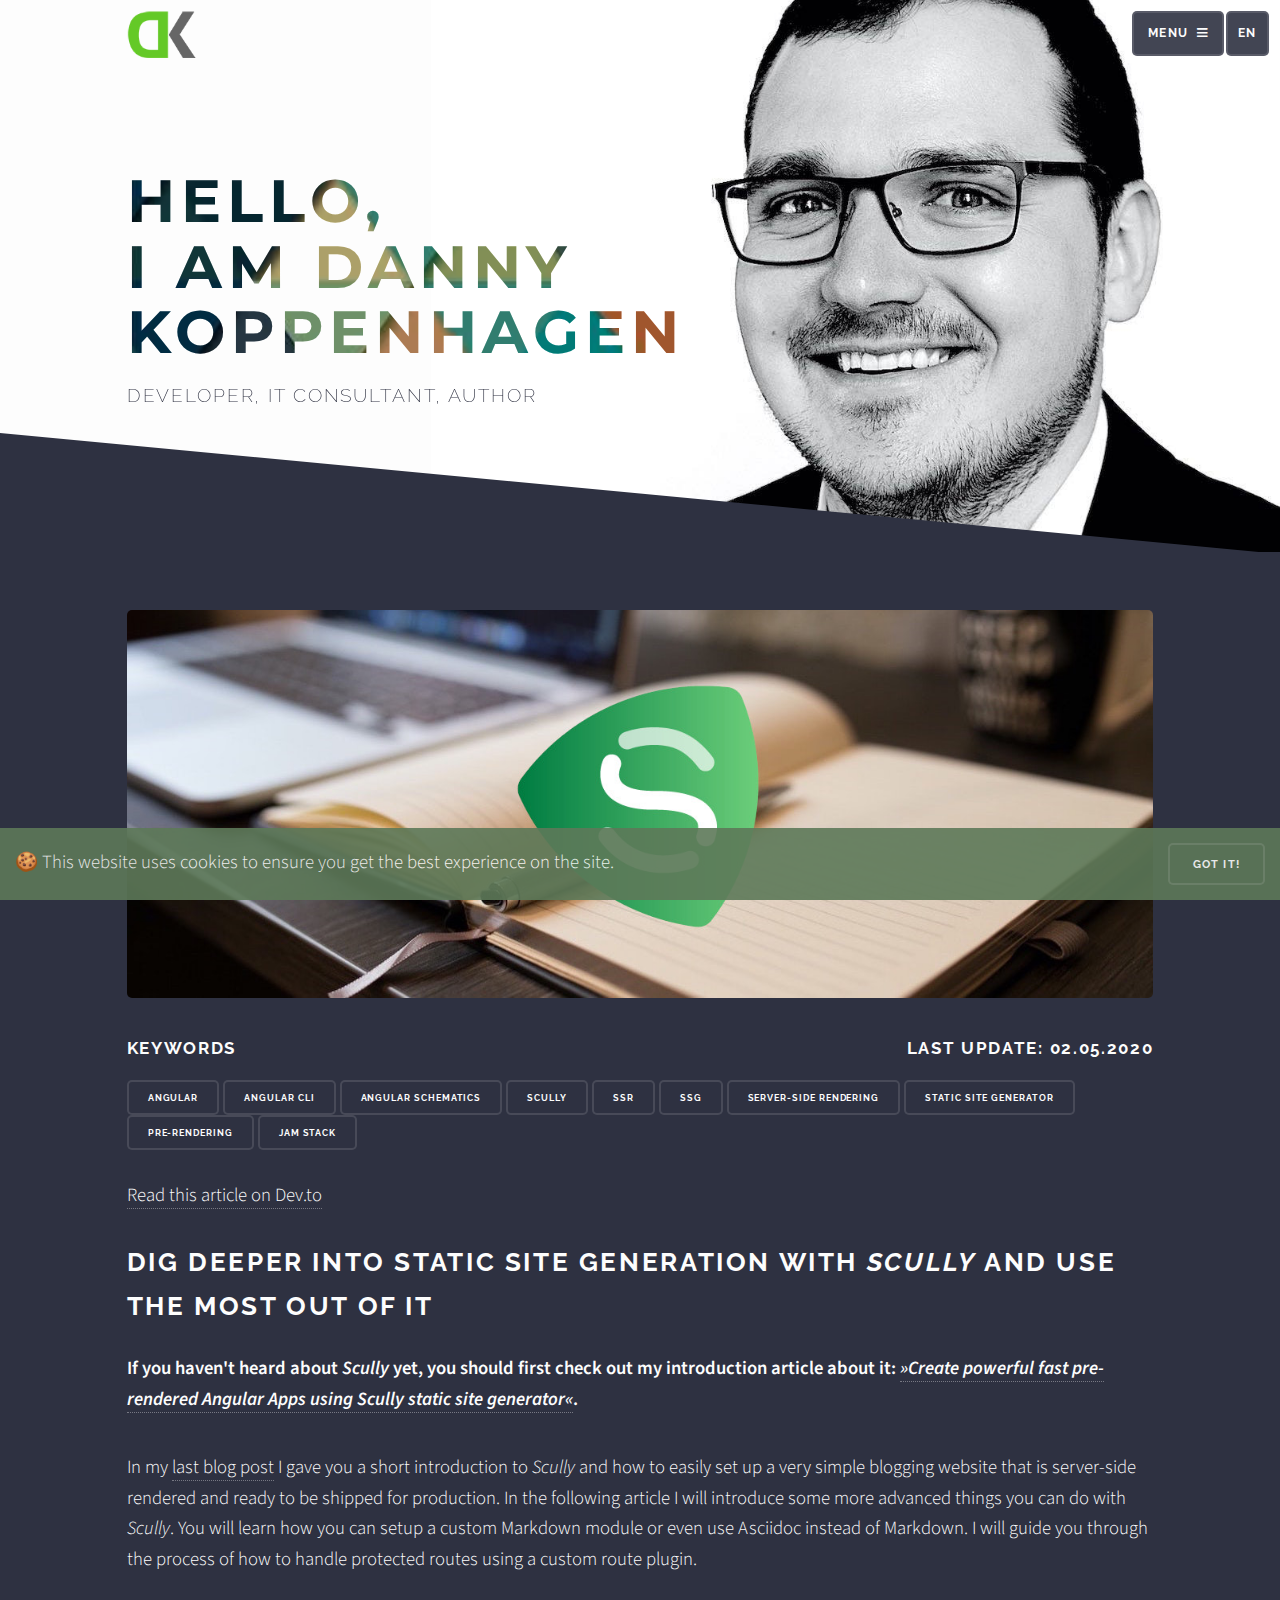
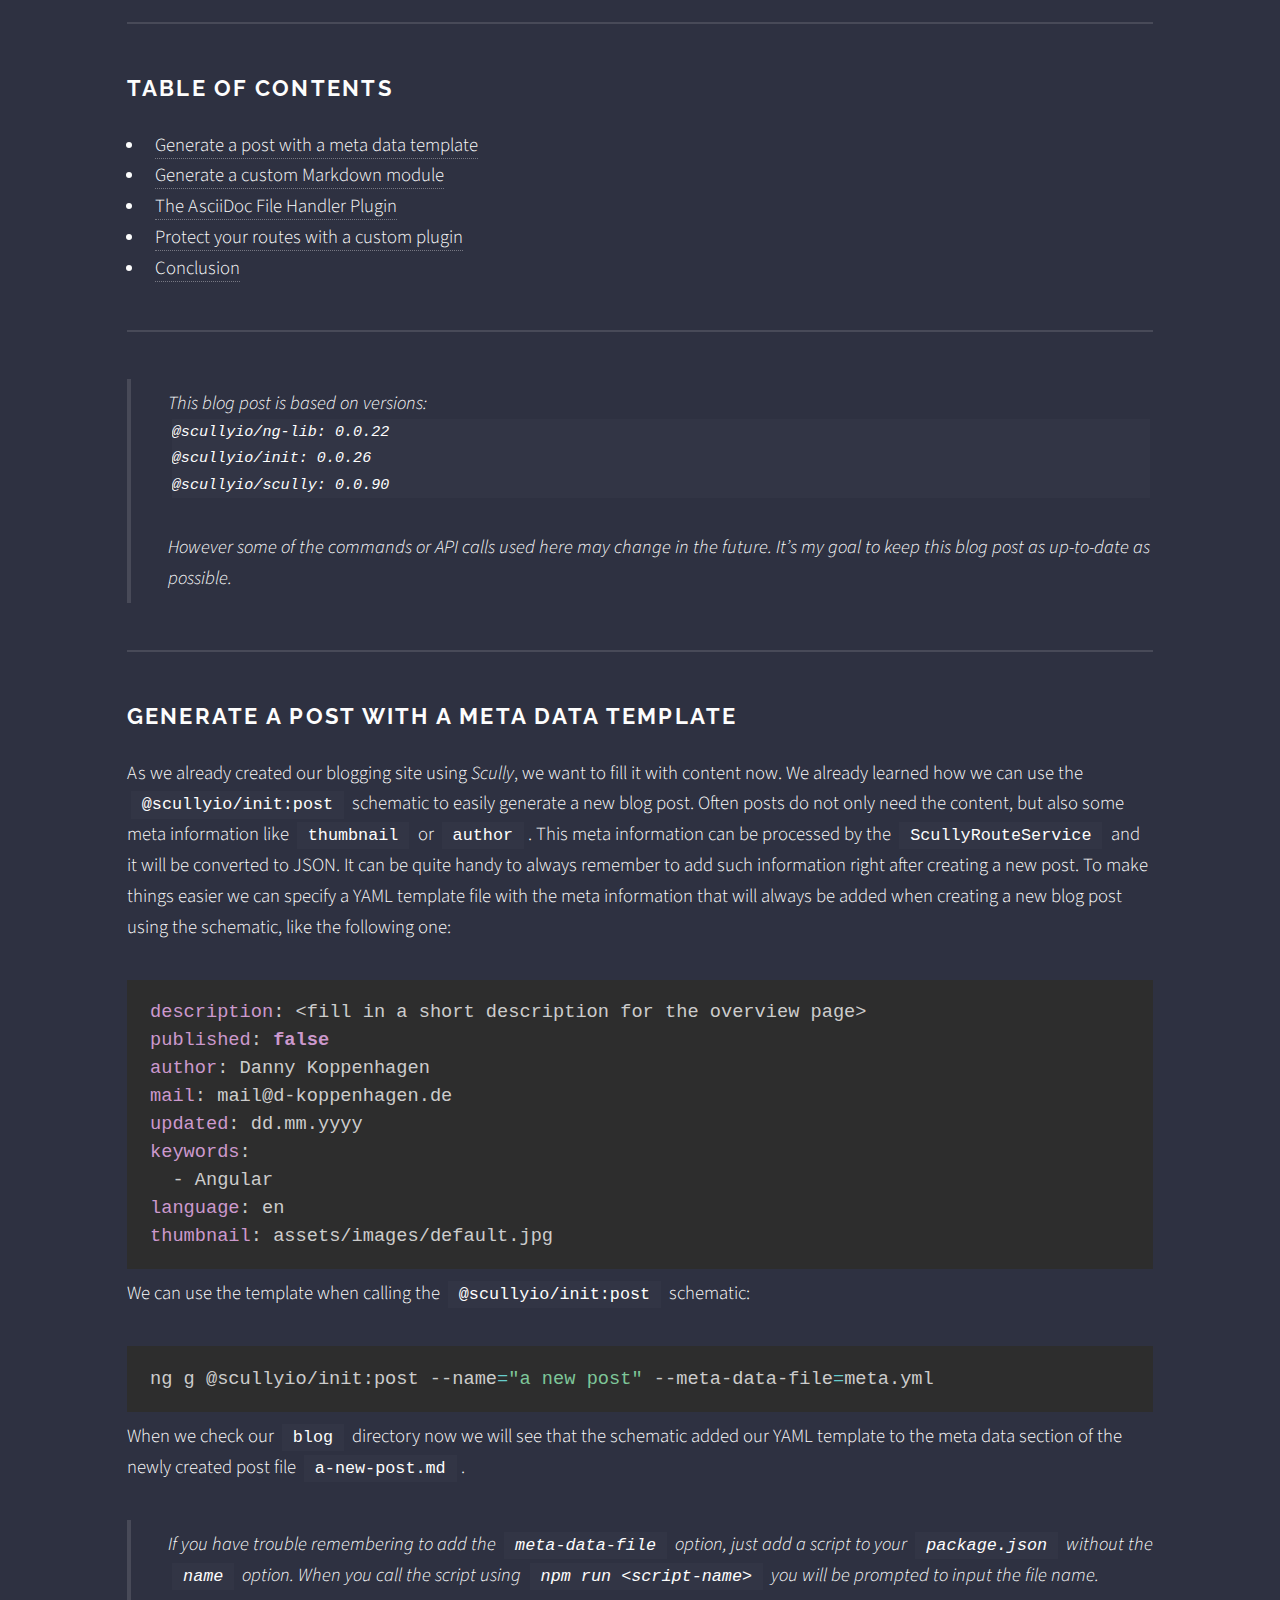
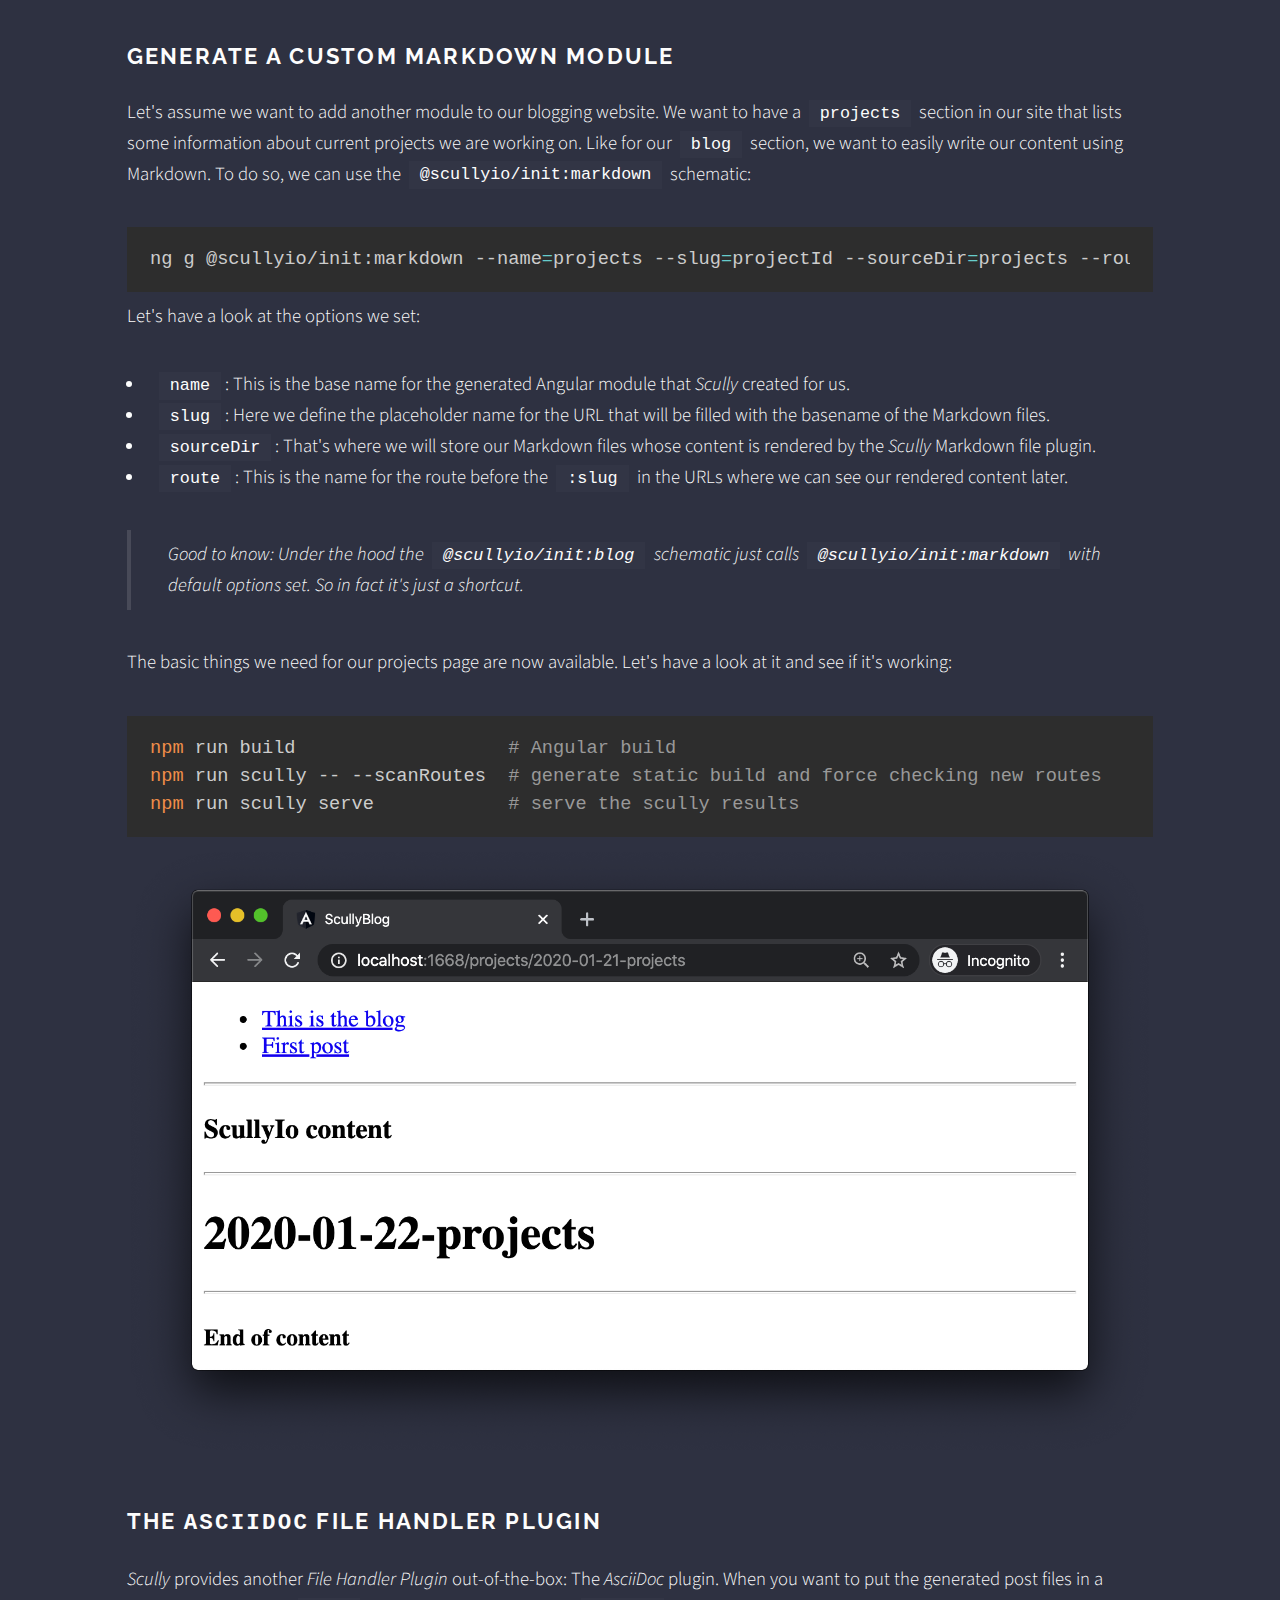
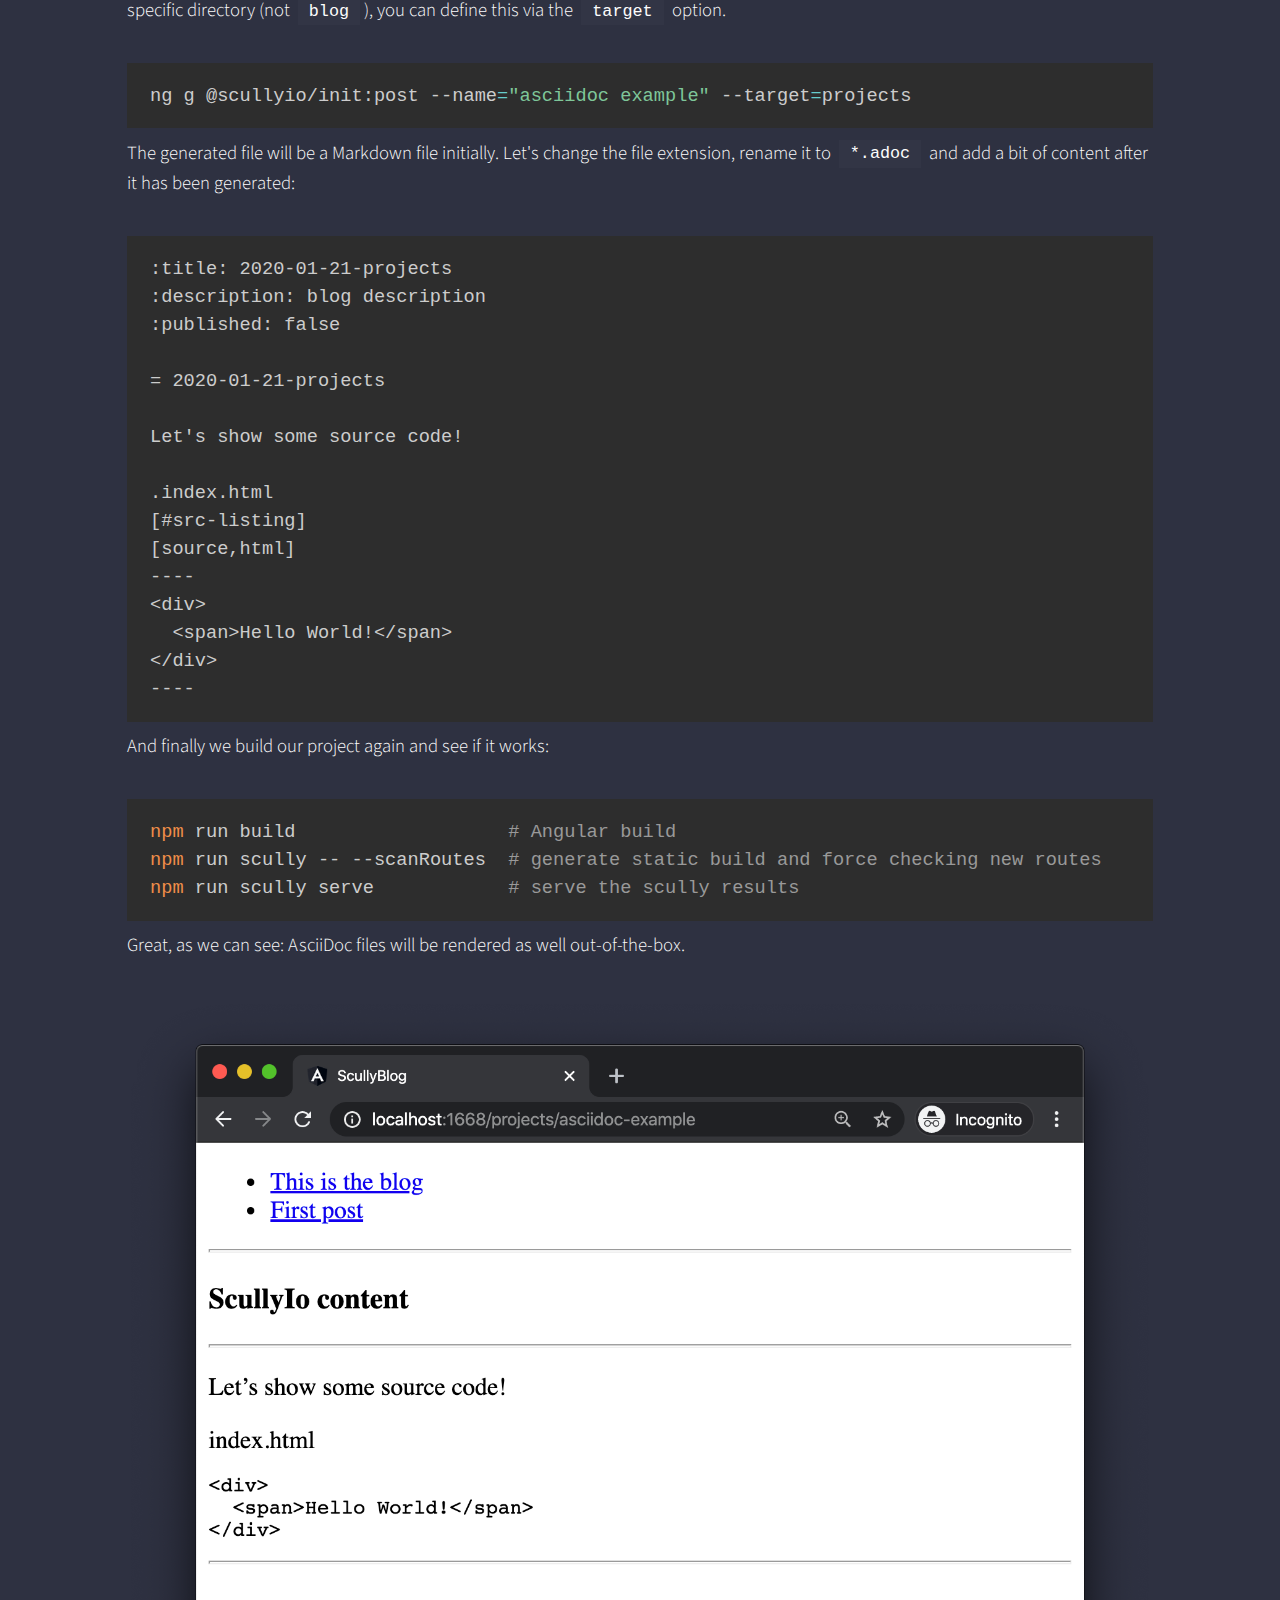
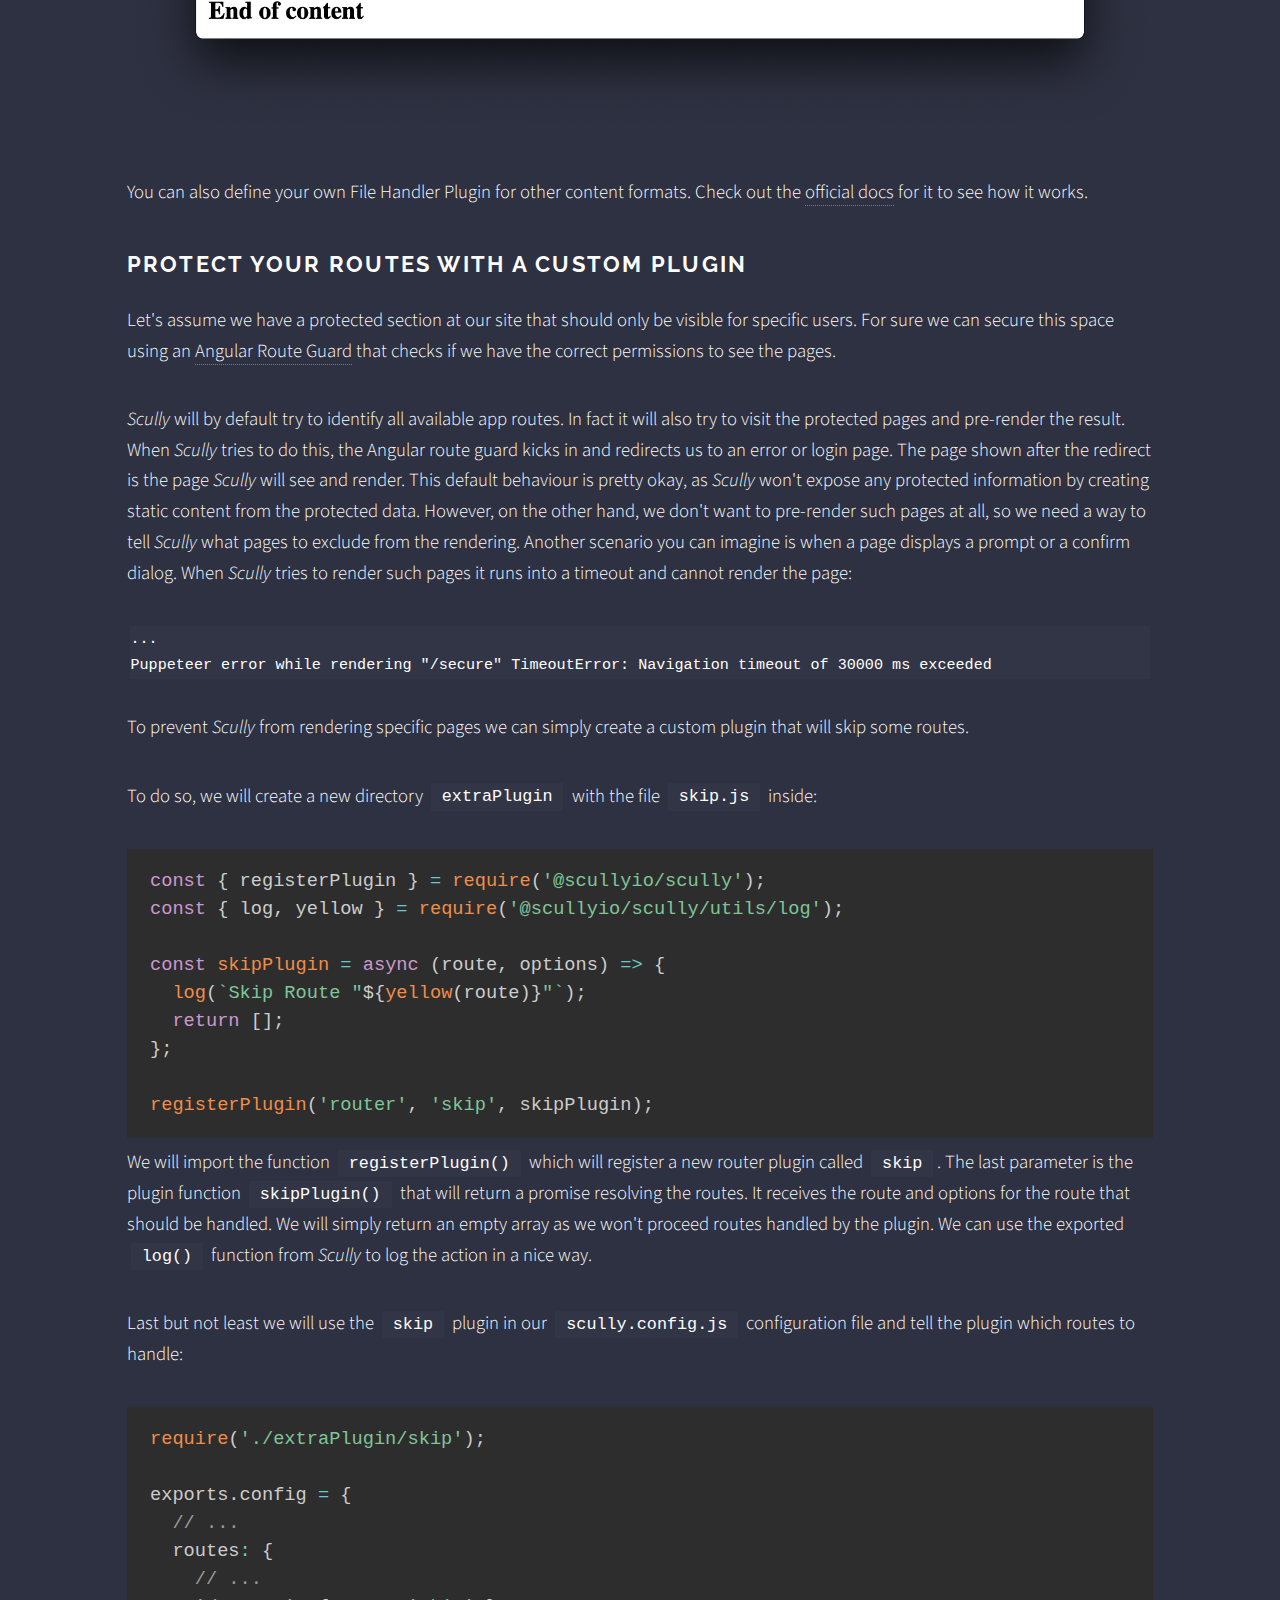
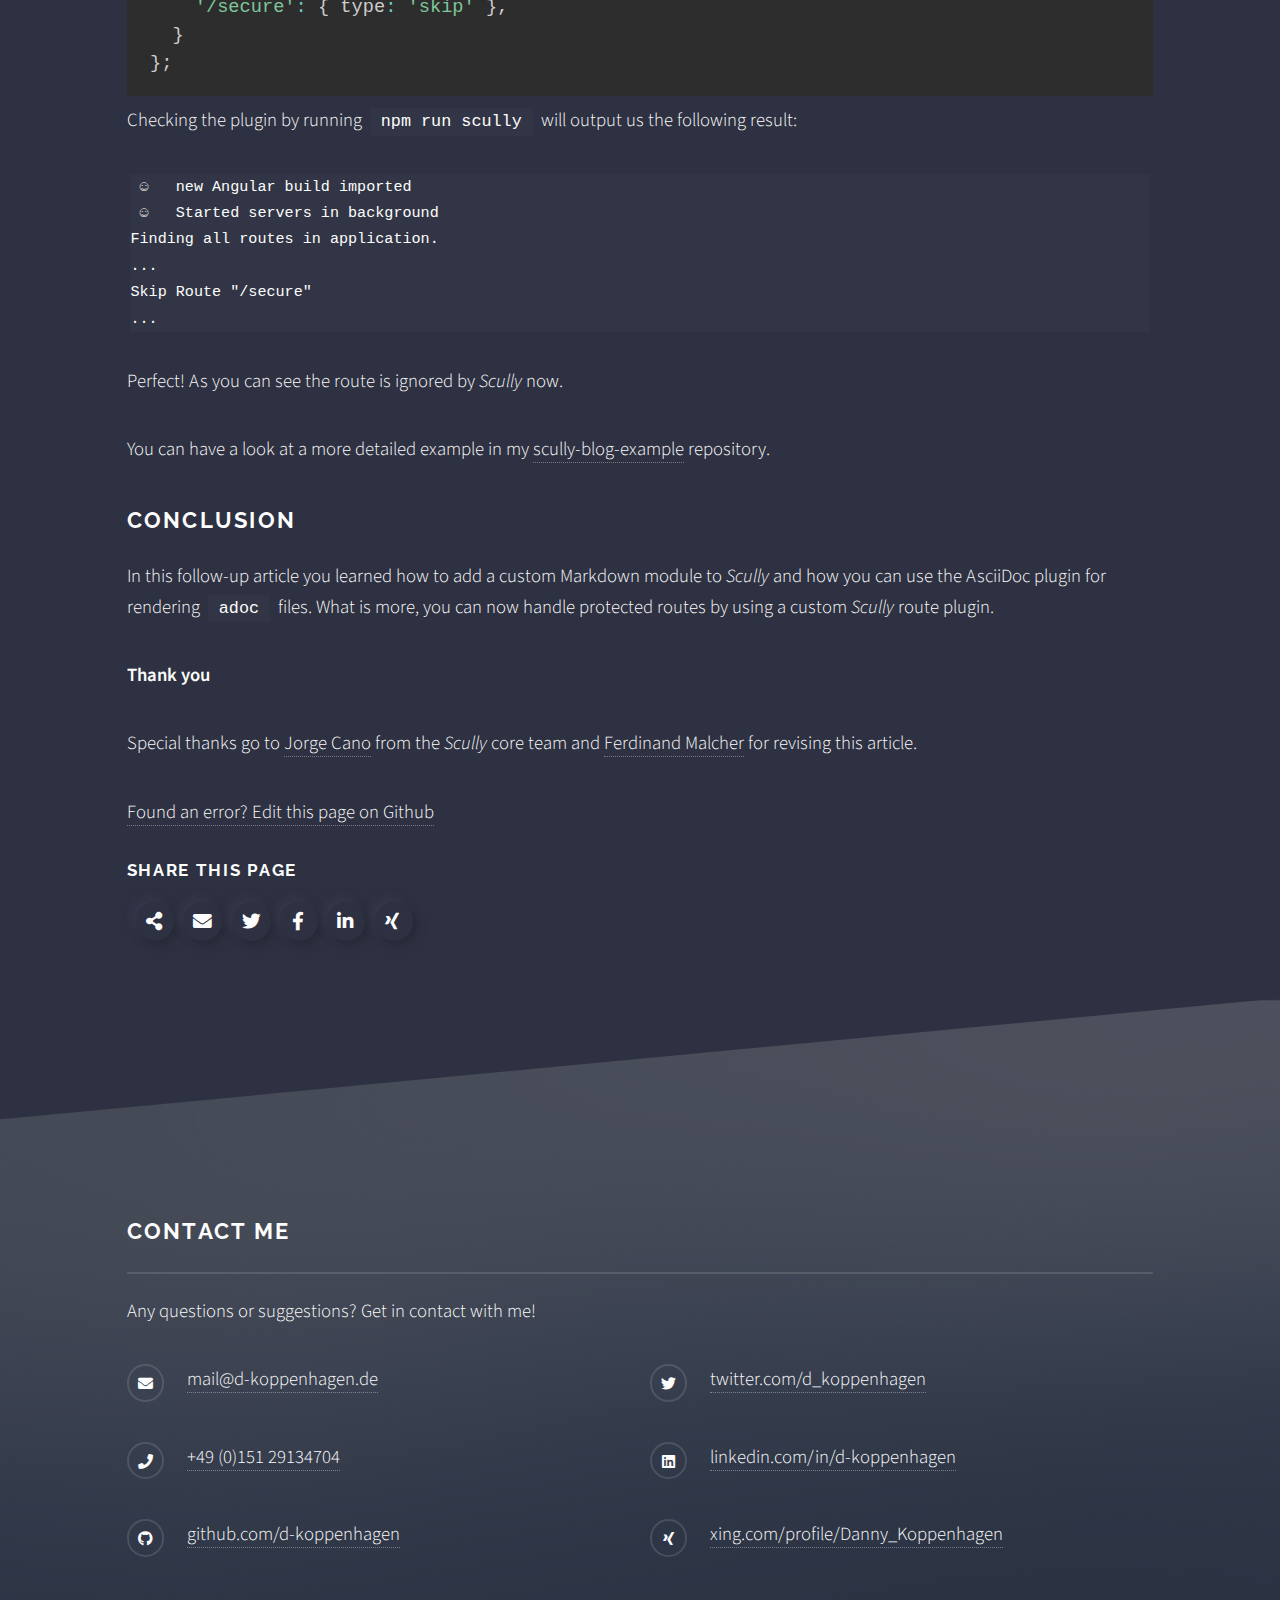
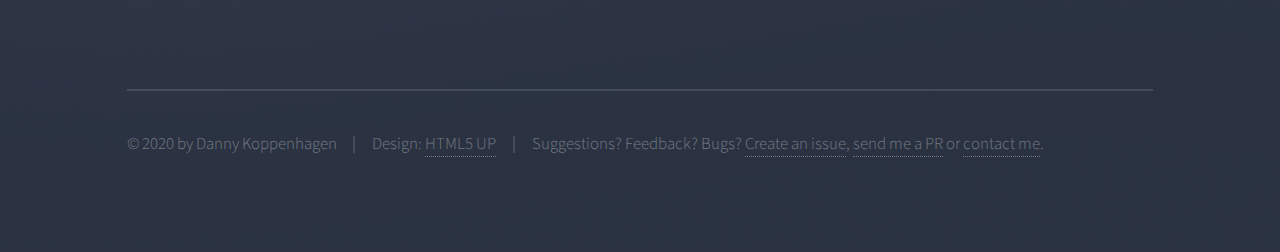
<file: blog/2020-03-dig-deeper-into-scully-ssg/index.html>
<!DOCTYPE html><html lang="de"><head><meta name="generator" content="Scully 0.0.90"><script type="text/javascript" async="" src="https://www.google-analytics.com/analytics.js"></script><script async="" src="https://www.googletagmanager.com/gtag/js?id=UA-154898970-1"></script>
    <base href="/">
    <meta charset="utf-8">
    <meta name="viewport" content="width=device-width, initial-scale=1">
    <link rel="icon" type="image/x-icon" href="assets/images/favicon.png">

    <!-- Apple PWA Support -->
    <meta name="apple-mobile-web-app-capable" content="yes">
    <meta name="apple-mobile-web-app-status-bar-style" content="black-translucent">
    <link rel="apple-touch-icon" href="assets/icons/icon-512x512.png">
    <link href="assets/icons/iphone5_splash.png" media="(device-width: 320px) and (device-height: 568px) and (-webkit-device-pixel-ratio: 2)" rel="apple-touch-startup-image">
    <link href="assets/icons/iphone6_splash.png" media="(device-width: 375px) and (device-height: 667px) and (-webkit-device-pixel-ratio: 2)" rel="apple-touch-startup-image">
    <link href="assets/icons/iphoneplus_splash.png" media="(device-width: 621px) and (device-height: 1104px) and (-webkit-device-pixel-ratio: 3)" rel="apple-touch-startup-image">
    <link href="assets/icons/iphonex_splash.png" media="(device-width: 375px) and (device-height: 812px) and (-webkit-device-pixel-ratio: 3)" rel="apple-touch-startup-image">
    <link href="assets/icons/iphonexr_splash.png" media="(device-width: 414px) and (device-height: 896px) and (-webkit-device-pixel-ratio: 2)" rel="apple-touch-startup-image">
    <link href="assets/icons/iphonexsmax_splash.png" media="(device-width: 414px) and (device-height: 896px) and (-webkit-device-pixel-ratio: 3)" rel="apple-touch-startup-image">
    <link href="assets/icons/ipad_splash.png" media="(device-width: 768px) and (device-height: 1024px) and (-webkit-device-pixel-ratio: 2)" rel="apple-touch-startup-image">
    <link href="assets/icons/ipadpro1_splash.png" media="(device-width: 834px) and (device-height: 1112px) and (-webkit-device-pixel-ratio: 2)" rel="apple-touch-startup-image">
    <link href="assets/icons/ipadpro3_splash.png" media="(device-width: 834px) and (device-height: 1194px) and (-webkit-device-pixel-ratio: 2)" rel="apple-touch-startup-image">
    <link href="assets/icons/ipadpro2_splash.png" media="(device-width: 1024px) and (device-height: 1366px) and (-webkit-device-pixel-ratio: 2)" rel="apple-touch-startup-image">
        
    <!-- Basic Site Information -->
    <title>D-Koppenhagen.de | Dig deeper into static site generation with Scully and use the most out of it</title>
    
    <meta name="robots" content="index, follow">
    <meta name="author" content="Danny Koppenhagen">

    <!-- Twitter Card -->
    
    
    
    
    

    <!-- Open Graph Profile -->
    
    
    
    
    <meta property="profile:first_name" content="Danny">
    <meta property="profile:last_name" content="Koppenhagen">
    <link rel="manifest" href="manifest.webmanifest">
  <meta name="theme-color" content="#1976d2">
<link rel="stylesheet" href="styles.a8b8d4b922fab637a8fe.css"><style></style><style>.menu-dark[_ngcontent-nbo-c22]{filter:alpha(opacity=90)}.menu-dark[_ngcontent-nbo-c22] > button[_ngcontent-nbo-c22]{color:#fdfdfd;background-color:#2e3141;opacity:.9;margin:0 1px}.menu-dark[_ngcontent-nbo-c22] > button[_ngcontent-nbo-c22]:focus, .menu-dark[_ngcontent-nbo-c22] > button[_ngcontent-nbo-c22]:hover{outline:none;background-color:#43485f;box-shadow:inset 0 0 0 2px #5e7959}.menu-dark[_ngcontent-nbo-c22]:focus{outline:none}.menu-dark[_ngcontent-nbo-c22]:focus > button[_ngcontent-nbo-c22]{box-shadow:inset 0 0 0 2px #ada789}@media screen and (max-width:480px){.hidden-small[_ngcontent-nbo-c22]{visibility:hidden}}</style><style>.header-title[_ngcontent-nbo-c23]{background-image:url(/assets/images/bg-triangles.jpg);background-size:cover;font-size:3.2em;font-family:Montserrat,sans-serif;line-height:1.1;font-weight:700;margin-bottom:.2em;-webkit-background-clip:text;background-clip:text;color:rgba(0,0,0,.29)}p.sub-header[_ngcontent-nbo-c23]{color:#2e3141;font-size:1.2em}#banner[_ngcontent-nbo-c23]{background-image:url(/assets/images/dk-header.jpg);background-repeat:no-repeat;background-position:100%;background-size:contain;background-color:#fdfdfd;padding:9em 0 12em;cursor:pointer;-webkit-animation:headerFadeIn 3s;animation:headerFadeIn 3s}@-webkit-keyframes headerFadeIn{0%{opacity:0}to{opacity:1}}@keyframes headerFadeIn{0%{opacity:0}to{opacity:1}}#logo[_ngcontent-nbo-c23]{position:absolute;top:0;width:70px;-webkit-animation:move-to-top 1s ease,rotate 4s ease 1;animation:move-to-top 1s ease,rotate 4s ease 1;cursor:pointer}@-webkit-keyframes rotate{to{transform:rotatey(1turn)}}@keyframes rotate{to{transform:rotatey(1turn)}}@-webkit-keyframes move-to-top{0%{top:100px}to{top:0}}@keyframes move-to-top{0%{top:100px}to{top:0}}@media screen and (max-width:1150px){#banner[_ngcontent-nbo-c23]{background-position:right -200px top}}@media screen and (max-width:980px){#banner[_ngcontent-nbo-c23]{background-size:contain;padding:6em 0 10em;background-position:right -200px top}}@media screen and (max-width:800px){.header-title[_ngcontent-nbo-c23]{font-size:2.6em}}@media screen and (max-width:736px){p.sub-header[_ngcontent-nbo-c23]{font-size:1em!important;padding-right:110px}#banner[_ngcontent-nbo-c23]{padding:6em 0 5em}}@media screen and (max-width:620px){.header-title[_ngcontent-nbo-c23]{font-size:2.3em;padding-right:40vw}#banner[_ngcontent-nbo-c23]{background-size:cover;background-position:right -180px top}}@media screen and (max-width:560px){.header-title[_ngcontent-nbo-c23]{font-size:1.7em;padding-right:50vw}}@media screen and (max-width:400px){.header-title[_ngcontent-nbo-c23]{background-image:unset;background-color:#2e3141;opacity:.8;font-size:1.7em;padding-right:50vw}}</style><style>@media screen and (min-width:736px){ul.contact[_ngcontent-nbo-c24]{-moz-columns:2;column-count:2;width:100%!important}}</style><style>#cookie-banner[_ngcontent-nbo-c25]{opacity:.9;z-index:10000;position:fixed;bottom:0;width:100%;display:flex;justify-content:space-between;align-items:baseline;background-color:#5e7959}#cookie-banner[_ngcontent-nbo-c25]   .banner-text[_ngcontent-nbo-c25], #cookie-banner[_ngcontent-nbo-c25]   button[_ngcontent-nbo-c25]{margin:15px}@media screen and (max-width:480px){button.small[_ngcontent-nbo-c25]{padding:0 8px!important}}</style><script charset="utf-8" src="common-es2015.433da69aebbff245b7d3.js"></script><script charset="utf-8" src="6-es2015.1735566d290bf8ef1b4c.js"></script><style>.wrapper[_ngcontent-nbo-c27]{margin-top:0}h1[_ngcontent-nbo-c27]{font-size:1.4em}h2.sub-heading[_ngcontent-nbo-c27]{font-size:.9em}.extra-info[_ngcontent-nbo-c27]{display:flex;flex-direction:row;justify-content:space-between}.edit-on-github[_ngcontent-nbo-c27], .external-links[_ngcontent-nbo-c27], .published-at[_ngcontent-nbo-c27]{margin:30px 0}.published-at[_ngcontent-nbo-c27]{height:50px;display:flex;align-items:center;line-height:1.2em}.published-at[_ngcontent-nbo-c27]   .published-at-link[_ngcontent-nbo-c27]{text-decoration:none;border:none;min-width:120px}.published-at[_ngcontent-nbo-c27]   .published-at-link[_ngcontent-nbo-c27]   .published-at-logo[_ngcontent-nbo-c27]{padding-right:20px}.share-toolbar[_ngcontent-nbo-c27]{list-style:none;height:40px;padding:0}.share-toolbar[_ngcontent-nbo-c27] > li[_ngcontent-nbo-c27]{float:left}.share-toolbar[_ngcontent-nbo-c27] > li[_ngcontent-nbo-c27] > a[_ngcontent-nbo-c27]{display:block;cursor:pointer;border-bottom:0;outline:none}.share-toolbar[_ngcontent-nbo-c27] > li[_ngcontent-nbo-c27] > a[_ngcontent-nbo-c27] > i[_ngcontent-nbo-c27]{padding:10px;color:#fdfdfd;min-width:38px;border-radius:50px;background:#2e3141;box-shadow:4px 4px 9px #262936,-4px -4px 9px #36394c}.share-toolbar[_ngcontent-nbo-c27] > li[_ngcontent-nbo-c27] > a[_ngcontent-nbo-c27]   i.fa-facebook[_ngcontent-nbo-c27]:before{margin-left:2px}.share-toolbar[_ngcontent-nbo-c27] > li[_ngcontent-nbo-c27] > a[_ngcontent-nbo-c27]:focus > i[_ngcontent-nbo-c27], .share-toolbar[_ngcontent-nbo-c27] > li[_ngcontent-nbo-c27] > a[_ngcontent-nbo-c27]:hover > i[_ngcontent-nbo-c27]{box-shadow:0 0 12px #5e7959;color:#fdfdfd}@media screen and (max-width:560px){.blog-footer[_ngcontent-nbo-c27]{position:fixed;bottom:0;left:0;width:100%;background:#2e3141;opacity:.9;z-index:1;padding:0 35px}.blog-footer[_ngcontent-nbo-c27] > h3[_ngcontent-nbo-c27]{display:none}.blog-footer[_ngcontent-nbo-c27] > ul[_ngcontent-nbo-c27]{margin:10px 0;display:flex;justify-content:space-between}.blog-footer[_ngcontent-nbo-c27] > ul[_ngcontent-nbo-c27] > li[_ngcontent-nbo-c27]{padding-left:0}}@media screen and (max-width:360px){.blog-footer[_ngcontent-nbo-c27]{padding:0 24px}}[_ngcontent-nbo-c27]::slotted(h1){color:#330625;background-color:#f8d3ec;padding:5px;border-radius:5px;font-size:1.4em;width:-webkit-fit-content;width:-moz-fit-content;width:fit-content}</style><meta name="description" content="In this article about Scully, I will introduce some more advanced features. You will learn how you can setup a custom Markdown module and how you can use AsciiDoc with Scully. I will guide you through the process of how to handle protected routes using a custom route plugin."><link rel="canonical" href="http://localhost:1864/blog/2020-03-dig-deeper-into-scully-ssg"><meta name="twitter:card" content="summary"><meta name="twitter:site" content="@d_koppenhagen"><meta name="twitter:creator" content="@d_koppenhagen"><meta name="twitter:title" content="Dig deeper into static site generation with Scully and use the most out of it"><meta name="twitter:description" content="In this article about Scully, I will introduce some more advanced features. You will learn how you can setup a custom Markdown module and how you can use AsciiDoc with Scully. I will guide you through the process of how to handle protected routes using a custom route plugin."><meta name="twitter:image" content="https://d-koppenhagen.de/assets/images/blog/scully/scully-header2.jpg"><meta property="og:title" content="Dig deeper into static site generation with Scully and use the most out of it"><meta property="og:description" content="In this article about Scully, I will introduce some more advanced features. You will learn how you can setup a custom Markdown module and how you can use AsciiDoc with Scully. I will guide you through the process of how to handle protected routes using a custom route plugin."><meta name="og:image" content="https://d-koppenhagen.de/assets/images/blog/scully/scully-header2.jpg"><meta name="og:url" content="https://d-koppenhagen.de/blog/2020-03-dig-deeper-into-scully-ssg"><style>
      :host {
        display: none;
      }
      scully-content {
        display: none;
      }
    </style><script>window['ScullyIO']='generated';</script></head>
  <body role="main" id="page-wrapper" scully-version="0.0.90">
    <!-- Angular -->
    <dk-root _nghost-nbo-c26="" class="ng-tns-c26-0" ng-version="9.0.7"><dk-navbar _ngcontent-nbo-c26="" class="ng-tns-c26-0" _nghost-nbo-c22=""><nav _ngcontent-nbo-c22="" id="navigation" role="navigation" tabindex="0" class="menu-dark ng-star-inserted"><button _ngcontent-nbo-c22="" role="button" aria-expanded="false" class="burger-menu" aria-label="Open menu"><span _ngcontent-nbo-c22="" class="hidden-small">Menu</span></button><button _ngcontent-nbo-c22="" aria-label="Switch Language"> EN </button></nav><!----><!----><!----></dk-navbar><dk-header _ngcontent-nbo-c26="" class="ng-tns-c26-0" _nghost-nbo-c23=""><section _ngcontent-nbo-c23="" id="banner" routerlink="/" tabindex="0" class="ng-star-inserted"><div _ngcontent-nbo-c23="" class="inner"><img _ngcontent-nbo-c23="" routerlink="/" src="assets/images/logo_header.png" id="logo" tabindex="0" alt="Logo"><h1 _ngcontent-nbo-c23="" class="header-title"> Hello,<br _ngcontent-nbo-c23="">I am  Danny<br _ngcontent-nbo-c23="">Koppenhagen </h1><p _ngcontent-nbo-c23="" class="sub-header">Developer, IT Consultant, Author</p></div></section><!----><!----></dk-header><router-outlet _ngcontent-nbo-c26="" class="ng-tns-c26-0"></router-outlet><dk-blog-content _nghost-nbo-c27="" class="ng-star-inserted">
  <div _ngcontent-nbo-c27="" class="wrapper alt ng-star-inserted">
    <div _ngcontent-nbo-c27="" class="inner ng-star-inserted">
      <section _ngcontent-nbo-c27="" class="blog-header">
        <span _ngcontent-nbo-c27="" class="image fit ng-star-inserted">
          <img _ngcontent-nbo-c27="" src="assets/images/blog/scully/scully-header2.jpg" alt="Blog-Post title image">
        </span><!---->
      </section>
      <section _ngcontent-nbo-c27="" class="extra-section ng-star-inserted">
        <div _ngcontent-nbo-c27="" class="extra-info">
          <h2 _ngcontent-nbo-c27="" class="sub-heading">Keywords</h2>
          <h2 _ngcontent-nbo-c27="" class="sub-heading ng-star-inserted">
            Last update: 02.05.2020
          </h2><!---->
        </div>
        <div _ngcontent-nbo-c27="" class="actions">
          <span _ngcontent-nbo-c27="" class="ng-star-inserted">
            <button _ngcontent-nbo-c27="" routerlink="/blog" class="button xs" tabindex="0" aria-label="Filter for keyword: Angular">
              Angular
            </button>
          </span><span _ngcontent-nbo-c27="" class="ng-star-inserted">
            <button _ngcontent-nbo-c27="" routerlink="/blog" class="button xs" tabindex="0" aria-label="Filter for keyword: Angular CLI">
              Angular CLI
            </button>
          </span><span _ngcontent-nbo-c27="" class="ng-star-inserted">
            <button _ngcontent-nbo-c27="" routerlink="/blog" class="button xs" tabindex="0" aria-label="Filter for keyword: Angular Schematics">
              Angular Schematics
            </button>
          </span><span _ngcontent-nbo-c27="" class="ng-star-inserted">
            <button _ngcontent-nbo-c27="" routerlink="/blog" class="button xs" tabindex="0" aria-label="Filter for keyword: Scully">
              Scully
            </button>
          </span><span _ngcontent-nbo-c27="" class="ng-star-inserted">
            <button _ngcontent-nbo-c27="" routerlink="/blog" class="button xs" tabindex="0" aria-label="Filter for keyword: SSR">
              SSR
            </button>
          </span><span _ngcontent-nbo-c27="" class="ng-star-inserted">
            <button _ngcontent-nbo-c27="" routerlink="/blog" class="button xs" tabindex="0" aria-label="Filter for keyword: SSG">
              SSG
            </button>
          </span><span _ngcontent-nbo-c27="" class="ng-star-inserted">
            <button _ngcontent-nbo-c27="" routerlink="/blog" class="button xs" tabindex="0" aria-label="Filter for keyword: Server-Side Rendering">
              Server-Side Rendering
            </button>
          </span><span _ngcontent-nbo-c27="" class="ng-star-inserted">
            <button _ngcontent-nbo-c27="" routerlink="/blog" class="button xs" tabindex="0" aria-label="Filter for keyword: Static Site Generator">
              Static Site Generator
            </button>
          </span><span _ngcontent-nbo-c27="" class="ng-star-inserted">
            <button _ngcontent-nbo-c27="" routerlink="/blog" class="button xs" tabindex="0" aria-label="Filter for keyword: Pre-rendering">
              Pre-rendering
            </button>
          </span><span _ngcontent-nbo-c27="" class="ng-star-inserted">
            <button _ngcontent-nbo-c27="" routerlink="/blog" class="button xs" tabindex="0" aria-label="Filter for keyword: JAM Stack">
              JAM Stack
            </button>
          </span><!---->
        </div>
        <!---->
      </section><!---->
      <section _ngcontent-nbo-c27="" class="external-links">
        <a _ngcontent-nbo-c27="" href="https://dev.to/dkoppenhagen/dig-deeper-into-static-site-generation-with-scully-and-use-the-most-out-of-it-4cn5" class="ng-star-inserted">Read this article on Dev.to</a><!---->
      </section>
      <section _ngcontent-nbo-c27="" class="blog-content">
        <!--scullyContent-begin--><h1 id="dig-deeper-into-static-site-generation-with-scully-and-use-the-most-out-of-it" _ngcontent-nbo-c27="">Dig deeper into static site generation with <em _ngcontent-nbo-c27="">Scully</em> and use the most out of it</h1>
<p _ngcontent-nbo-c27=""><strong _ngcontent-nbo-c27="">If you haven't heard about <em _ngcontent-nbo-c27="">Scully</em> yet, you should first check out my introduction article about it: <em _ngcontent-nbo-c27=""><a href="/blog/2020-01-angular-scully" _ngcontent-nbo-c27="">»Create powerful fast pre-rendered Angular Apps using Scully static site generator«</a></em>.</strong></p>
<p _ngcontent-nbo-c27="">In my <a href="/blog/2020-01-angular-scully" _ngcontent-nbo-c27="">last blog post</a> I gave you a short introduction to <em _ngcontent-nbo-c27="">Scully</em> and how to easily set up a very simple blogging website that is server-side rendered and ready to be shipped for production.
In the following article I will introduce some more advanced things you can do with <em _ngcontent-nbo-c27="">Scully</em>.
You will learn how you can setup a custom Markdown module or even use Asciidoc instead of Markdown.
I will guide you through the process of how to handle protected routes using a custom route plugin.</p>
<hr _ngcontent-nbo-c27="">

<div id="toc" _ngcontent-nbo-c27=""><h2 _ngcontent-nbo-c27="">Table of contents</h2><ul><li><a href="/blog/2020-03-dig-deeper-into-scully-ssg#generate-a-post-with-a-meta-data-template">Generate a post with a meta data template</a></li><li><a href="/blog/2020-03-dig-deeper-into-scully-ssg#generate-a-custom-markdown-module">Generate a custom Markdown module</a></li><li><a href="/blog/2020-03-dig-deeper-into-scully-ssg#the-asciidoc-file-handler-plugin">The AsciiDoc File Handler Plugin</a></li><li><a href="/blog/2020-03-dig-deeper-into-scully-ssg#protect-your-routes-with-a-custom-plugin">Protect your routes with a custom plugin</a></li><li><a href="/blog/2020-03-dig-deeper-into-scully-ssg#conclusion">Conclusion</a></li></ul></div>

<hr _ngcontent-nbo-c27="">

<blockquote _ngcontent-nbo-c27="">
<p _ngcontent-nbo-c27="">This blog post is based on versions:</p>
<pre _ngcontent-nbo-c27=""><code _ngcontent-nbo-c27="">@scullyio/ng-lib: 0.0.22
@scullyio/init: 0.0.26
@scullyio/scully: 0.0.90</code></pre><p _ngcontent-nbo-c27="">However some of the commands or API calls used here may change in the future.
It’s my goal to keep this blog post as up-to-date as possible.</p>
</blockquote>
<hr _ngcontent-nbo-c27="">

<h2 id="generate-a-post-with-a-meta-data-template" _ngcontent-nbo-c27="">Generate a post with a meta data template</h2>
<p _ngcontent-nbo-c27="">As we already created our blogging site using <em _ngcontent-nbo-c27="">Scully</em>, we want to fill it with content now.
We already learned how we can use the <code _ngcontent-nbo-c27="">@scullyio/init:post</code> schematic to easily generate a new blog post.
Often posts do not only need the content, but also some meta information like <code _ngcontent-nbo-c27="">thumbnail</code> or <code _ngcontent-nbo-c27="">author</code>.
This meta information can be processed by the <code _ngcontent-nbo-c27="">ScullyRouteService</code> and it will be converted to JSON.
It can be quite handy to always remember to add such information right after creating a new post.
To make things easier we can specify a YAML template file with the meta information that will always be added when creating a new blog post using the schematic, like the following one:</p>
<pre _ngcontent-nbo-c27=""><code class="language-yaml" _ngcontent-nbo-c27="">description: &lt;fill in a short description for the overview page&gt;
published: false
author: Danny Koppenhagen
mail: mail@d-koppenhagen.de
updated: dd.mm.yyyy
keywords:
  - Angular
language: en
thumbnail: assets/images/default.jpg</code></pre>
<p _ngcontent-nbo-c27="">We can use the template when calling the <code _ngcontent-nbo-c27="">@scullyio/init:post</code> schematic:</p>
<pre _ngcontent-nbo-c27=""><code class="language-bash" _ngcontent-nbo-c27="">ng g @scullyio/init:post --name="a new post" --meta-data-file=meta.yml</code></pre>
<p _ngcontent-nbo-c27="">When we check our <code _ngcontent-nbo-c27="">blog</code> directory now we will see that the schematic added our YAML template to the meta data section of the newly created post file <code _ngcontent-nbo-c27="">a-new-post.md</code>.</p>
<blockquote _ngcontent-nbo-c27="">
<p _ngcontent-nbo-c27="">If you have trouble remembering to add the <code _ngcontent-nbo-c27="">meta-data-file</code> option, just add a script to your <code _ngcontent-nbo-c27="">package.json</code> without the <code _ngcontent-nbo-c27="">name</code> option.
When you call the script using <code _ngcontent-nbo-c27="">npm run &lt;script-name&gt;</code> you will be prompted to input the file name.</p>
</blockquote>
<h2 id="generate-a-custom-markdown-module" _ngcontent-nbo-c27="">Generate a custom Markdown module</h2>
<p _ngcontent-nbo-c27="">Let's assume we want to add another module to our blogging website.
We want to have a <code _ngcontent-nbo-c27="">projects</code> section in our site that lists some information about current projects we are working on.
Like for our <code _ngcontent-nbo-c27="">blog</code> section, we want to easily write our content using Markdown.
To do so, we can use the <code _ngcontent-nbo-c27="">@scullyio/init:markdown</code> schematic:</p>
<pre _ngcontent-nbo-c27=""><code class="language-bash" _ngcontent-nbo-c27="">ng g @scullyio/init:markdown --name=projects --slug=projectId --sourceDir=projects --route=projects</code></pre>
<p _ngcontent-nbo-c27="">Let's have a look at the options we set:</p>
<ul _ngcontent-nbo-c27="">
<li _ngcontent-nbo-c27=""><code _ngcontent-nbo-c27="">name</code>: This is the base name for the generated Angular module that <em _ngcontent-nbo-c27="">Scully</em> created for us.</li>
<li _ngcontent-nbo-c27=""><code _ngcontent-nbo-c27="">slug</code>: Here we define the placeholder name for the URL that will be filled with the basename of the Markdown files.</li>
<li _ngcontent-nbo-c27=""><code _ngcontent-nbo-c27="">sourceDir</code>: That's where we will store our Markdown files whose content is rendered by the <em _ngcontent-nbo-c27="">Scully</em> Markdown file plugin.</li>
<li _ngcontent-nbo-c27=""><code _ngcontent-nbo-c27="">route</code>: This is the name for the route before the <code _ngcontent-nbo-c27="">:slug</code> in the URLs where we can see our rendered content later.</li>
</ul>
<blockquote _ngcontent-nbo-c27="">
<p _ngcontent-nbo-c27="">Good to know: Under the hood the <code _ngcontent-nbo-c27="">@scullyio/init:blog</code> schematic just calls <code _ngcontent-nbo-c27="">@scullyio/init:markdown</code> with default options set. So in fact it's just a shortcut.</p>
</blockquote>
<p _ngcontent-nbo-c27="">The basic things we need for our projects page are now available.
Let's have a look at it and see if it's working:</p>
<pre _ngcontent-nbo-c27=""><code class="language-bash" _ngcontent-nbo-c27="">npm run build                   # Angular build
npm run scully -- --scanRoutes  # generate static build and force checking new routes
npm run scully serve            # serve the scully results</code></pre>
<p _ngcontent-nbo-c27=""><img src="/assets/images/blog/scully/scully-markdown-projects.png" alt="the initial projects post generated with the Markdown schematic" _ngcontent-nbo-c27=""></p>
<h2 id="the-asciidoc-file-handler-plugin" _ngcontent-nbo-c27="">The <code _ngcontent-nbo-c27="">AsciiDoc</code> File Handler Plugin</h2>
<p _ngcontent-nbo-c27=""><em _ngcontent-nbo-c27="">Scully</em> provides another <em _ngcontent-nbo-c27="">File Handler Plugin</em> out-of-the-box: The <em _ngcontent-nbo-c27="">AsciiDoc</em> plugin.
When you want to put the generated post files in a specific directory (not <code _ngcontent-nbo-c27="">blog</code>), you can define this via the <code _ngcontent-nbo-c27="">target</code> option.</p>
<pre _ngcontent-nbo-c27=""><code class="language-bash" _ngcontent-nbo-c27="">ng g @scullyio/init:post --name="asciidoc example" --target=projects</code></pre>
<p _ngcontent-nbo-c27="">The generated file will be a Markdown file initially.
Let's change the file extension, rename it to <code _ngcontent-nbo-c27="">*.adoc</code> and add a bit of content after it has been generated:</p>
<pre _ngcontent-nbo-c27=""><code class="language-adoc" _ngcontent-nbo-c27="">:title: 2020-01-21-projects
:description: blog description
:published: false

= 2020-01-21-projects

Let's show some source code!

.index.html
[#src-listing]
[source,html]
----
&lt;div&gt;
  &lt;span&gt;Hello World!&lt;/span&gt;
&lt;/div&gt;
----</code></pre>
<p _ngcontent-nbo-c27="">And finally we build our project again and see if it works:</p>
<pre _ngcontent-nbo-c27=""><code class="language-bash" _ngcontent-nbo-c27="">npm run build                   # Angular build
npm run scully -- --scanRoutes  # generate static build and force checking new routes
npm run scully serve            # serve the scully results</code></pre>
<p _ngcontent-nbo-c27="">Great, as we can see: AsciiDoc files will be rendered as well out-of-the-box.</p>
<p _ngcontent-nbo-c27=""><img src="/assets/images/blog/scully/scully-asciidoc-projects.png" alt="a scully rendered asciidoc file" _ngcontent-nbo-c27=""></p>
<p _ngcontent-nbo-c27="">You can also define your own File Handler Plugin for other content formats.
Check out the <a href="https://github.com/scullyio/scully/blob/master/docs/plugins.md#file-plugin" _ngcontent-nbo-c27="">official docs</a> for it to see how it works.</p>
<h2 id="protect-your-routes-with-a-custom-plugin" _ngcontent-nbo-c27="">Protect your routes with a custom plugin</h2>
<p _ngcontent-nbo-c27="">Let's assume we have a protected section at our site that should only be visible for specific users.
For sure we can secure this space using an <a href="https://angular.io/guide/router#milestone-5-route-guards" _ngcontent-nbo-c27="">Angular Route Guard</a> that checks if we have the correct permissions to see the pages.</p>
<p _ngcontent-nbo-c27=""><em _ngcontent-nbo-c27="">Scully</em> will by default try to identify all available app routes.
In fact it will also try to visit the protected pages and pre-render the result.
When <em _ngcontent-nbo-c27="">Scully</em> tries to do this, the Angular route guard kicks in and redirects us to an error or login page.
The page shown after the redirect is the page <em _ngcontent-nbo-c27="">Scully</em> will see and render.
This default behaviour is pretty okay, as <em _ngcontent-nbo-c27="">Scully</em> won't expose any protected information by creating static content from the protected data.
However, on the other hand, we don't want to pre-render such pages at all, so we need a way to tell <em _ngcontent-nbo-c27="">Scully</em> what pages to exclude from the rendering.
Another scenario you can imagine is when a page displays a prompt or a confirm dialog.
When <em _ngcontent-nbo-c27="">Scully</em> tries to render such pages it runs into a timeout and cannot render the page:</p>
<pre _ngcontent-nbo-c27=""><code _ngcontent-nbo-c27="">...
Puppeteer error while rendering "/secure" TimeoutError: Navigation timeout of 30000 ms exceeded</code></pre><p _ngcontent-nbo-c27="">To prevent <em _ngcontent-nbo-c27="">Scully</em> from rendering specific pages we can simply create a custom plugin that will skip some routes.</p>
<p _ngcontent-nbo-c27="">To do so, we will create a new directory <code _ngcontent-nbo-c27="">extraPlugin</code> with the file <code _ngcontent-nbo-c27="">skip.js</code> inside:</p>
<pre _ngcontent-nbo-c27=""><code class="language-js" _ngcontent-nbo-c27="">const { registerPlugin } = require('@scullyio/scully');
const { log, yellow } = require('@scullyio/scully/utils/log');

const skipPlugin = async (route, options) =&gt; {
  log(`Skip Route "${yellow(route)}"`);
  return [];
};

registerPlugin('router', 'skip', skipPlugin);</code></pre>
<p _ngcontent-nbo-c27="">We will import the function <code _ngcontent-nbo-c27="">registerPlugin()</code> which will register a new router plugin called <code _ngcontent-nbo-c27="">skip</code>.
The last parameter is the plugin function <code _ngcontent-nbo-c27="">skipPlugin()</code> that will return a promise resolving the routes.
It receives the route and options for the route that should be handled.
We will simply return an empty array as we won't proceed routes handled by the plugin.
We can use the exported <code _ngcontent-nbo-c27="">log()</code> function from <em _ngcontent-nbo-c27="">Scully</em> to log the action in a nice way.</p>
<p _ngcontent-nbo-c27="">Last but not least we will use the <code _ngcontent-nbo-c27="">skip</code> plugin in our <code _ngcontent-nbo-c27="">scully.config.js</code> configuration file and tell the plugin which routes to handle:</p>
<pre _ngcontent-nbo-c27=""><code class="language-js" _ngcontent-nbo-c27="">require('./extraPlugin/skip');

exports.config = {
  // ...
  routes: {
    // ...
    '/secure': { type: 'skip' },
  }
};</code></pre>
<p _ngcontent-nbo-c27="">Checking the plugin by running <code _ngcontent-nbo-c27="">npm run scully</code> will output us the following result:</p>
<pre _ngcontent-nbo-c27=""><code _ngcontent-nbo-c27=""> ☺   new Angular build imported
 ☺   Started servers in background
Finding all routes in application.
...
Skip Route "/secure"
...</code></pre><p _ngcontent-nbo-c27="">Perfect! As you can see the route is ignored by <em _ngcontent-nbo-c27="">Scully</em> now.</p>
<p _ngcontent-nbo-c27="">You can have a look at a more detailed example in my <a href="https://github.com/d-koppenhagen/scully-blog-example/commits" _ngcontent-nbo-c27="">scully-blog-example</a> repository.</p>
<h2 id="conclusion" _ngcontent-nbo-c27="">Conclusion</h2>
<p _ngcontent-nbo-c27="">In this follow-up article you learned how to add a custom Markdown module to <em _ngcontent-nbo-c27="">Scully</em> and how you can use the AsciiDoc plugin for rendering <code _ngcontent-nbo-c27="">adoc</code> files.
What is more, you can now handle protected routes by using a custom <em _ngcontent-nbo-c27="">Scully</em> route plugin.</p>
<p _ngcontent-nbo-c27=""><strong _ngcontent-nbo-c27="">Thank you</strong></p>
<p _ngcontent-nbo-c27="">Special thanks go to <a href="https://twitter.com/jorgeucano" _ngcontent-nbo-c27="">Jorge Cano</a> from the <em _ngcontent-nbo-c27="">Scully</em> core team and <a href="https://twitter.com/fmalcher01" _ngcontent-nbo-c27="">Ferdinand Malcher</a> for revising this article.</p>
<!--scullyContent-end--><script>try {window['scullyContent'] = {cssId:"_ngcontent-nbo-c27",html:document.body.innerHTML.split('<!--scullyContent-begin-->')[1].split('<!--scullyContent-end-->')[0]};} catch(e) {console.error('scully could not parse content');}</script><scully-content _ngcontent-nbo-c27=""></scully-content>
        <div _ngcontent-nbo-c27="" class="edit-on-github">
          <a _ngcontent-nbo-c27="" target="_blank" rel="noopener noreferrer" href="https://github.com/d-koppenhagen/d-koppenhagen.de/edit/master/blog/2020-03-dig-deeper-into-scully-ssg.md">
            Found an error? Edit this page on Github
          </a>
        </div>
      </section>
      <section _ngcontent-nbo-c27="" class="blog-footer">
        <h3 _ngcontent-nbo-c27="">Share this page</h3>
        <ul _ngcontent-nbo-c27="" class="share-toolbar">
          <li _ngcontent-nbo-c27="">
            <a _ngcontent-nbo-c27="" alt="Share this page"><i _ngcontent-nbo-c27="" class="fa fa-share-alt" aria-label="Share Icon"></i>
            </a>
          </li>
          <li _ngcontent-nbo-c27="">
            <a _ngcontent-nbo-c27="" rel="noopener noreferrer" id="shareEmail" href="mailto:?subject=d-koppenhagen.de%20%7C%20Blogpost:%20Dig%20deeper%20into%20static%20site%20generation%20with%20Scully%20and%20use%20the%20most%20out%20of%20it%20%7C%20Danny%20Koppenhagen&amp;body=Dig%20deeper%20into%20static%20site%20generation%20with%20Scully%20and%20use%20the%20most%20out%20of%20it%20%7C%20Danny%20Koppenhagen%0A%0AIn%20this%20article%20about%20Scully,%20I%20will%20introduce%20some%20more%20advanced%20features.%20You%20will%20learn%20how%20you%20can%20setup%20a%20custom%20Markdown%20module%20and%20how%20you%20can%20use%20AsciiDoc%20with%20Scully.%20I%20will%20guide%20you%20through%20the%20process%20of%20how%20to%20handle%20protected%20routes%20using%20a%20custom%20route%20plugin.%0A%0A%3E%20http://localhost:1864/blog/2020-03-dig-deeper-into-scully-ssg%0A%20%20%20%20" alt="Share this page via E-Mail"><i _ngcontent-nbo-c27="" class="fa fa-envelope" aria-label="E-Mail Icon"></i>
            </a>
          </li>
          <li _ngcontent-nbo-c27="">
            <a _ngcontent-nbo-c27="" target="_blank" rel="noopener noreferrer" href="https://twitter.com/intent/tweet?text=Check%20out%20the%20blogpost%20from%20@d_koppenhagen:%20http://localhost:1864/blog/2020-03-dig-deeper-into-scully-ssg" alt="Share this page via Twitter"><i _ngcontent-nbo-c27="" class="fa fa-twitter" aria-label="Twitter Icon"></i>
            </a>
          </li>
          <li _ngcontent-nbo-c27="">
            <a _ngcontent-nbo-c27="" target="_blank" rel="noopener noreferrer" href="https://www.facebook.com/sharer/sharer.php?u=http://localhost:1864/blog/2020-03-dig-deeper-into-scully-ssg" alt="Share this page via Facebook"><i _ngcontent-nbo-c27="" class="fa fa-facebook" aria-label="Facebook Icon"></i>
            </a>
          </li>
          <li _ngcontent-nbo-c27="">
            <a _ngcontent-nbo-c27="" target="_blank" rel="noopener noreferrer" href="https://www.linkedin.com/sharing/share-offsite/?url=http://localhost:1864/blog/2020-03-dig-deeper-into-scully-ssg" alt="Share this page via LinkedIn"><i _ngcontent-nbo-c27="" class="fa fa-linkedin" aria-label="LinkedIn Icon"></i>
            </a>
          </li>
          <li _ngcontent-nbo-c27="">
            <a _ngcontent-nbo-c27="" target="_blank" rel="noopener noreferrer" href="https://www.xing.com/app/user?op=share;url=http://localhost:1864/blog/2020-03-dig-deeper-into-scully-ssg" alt="Share this page via Xing"><i _ngcontent-nbo-c27="" class="fa fa-xing" aria-label="Xing Icon"></i>
            </a>
          </li>
        </ul>
      </section>
    </div><!---->
  </div>
<!----><!---->
</dk-blog-content><!----><dk-contact _ngcontent-nbo-c26="" class="ng-tns-c26-0" _nghost-nbo-c24=""><section _ngcontent-nbo-c24="" id="footer" class="ng-star-inserted"><div _ngcontent-nbo-c24="" id="contact" class="inner"><h2 _ngcontent-nbo-c24="" class="major">Contact me</h2><p _ngcontent-nbo-c24=""> Any questions or suggestions? Get in contact with me! </p><ul _ngcontent-nbo-c24="" class="contact"><li _ngcontent-nbo-c24="" class="icon solid fa-envelope"><a _ngcontent-nbo-c24="" href="mailto:mail@d-koppenhagen.de">mail@d-koppenhagen.de</a></li><li _ngcontent-nbo-c24="" class="icon solid fa-phone"><a _ngcontent-nbo-c24="" href="tel:+4915129134704">+49 (0)151 29134704</a></li><li _ngcontent-nbo-c24="" class="icon brands fa-github"><a _ngcontent-nbo-c24="" href="https://github.com/d-koppenhagen">github.com/d-koppenhagen</a></li><li _ngcontent-nbo-c24="" class="icon brands fa-twitter"><a _ngcontent-nbo-c24="" href="https://twitter.com/d_koppenhagen">twitter.com/d_koppenhagen</a></li><li _ngcontent-nbo-c24="" class="icon brands fa-linkedin"><a _ngcontent-nbo-c24="" href="https://www.linkedin.com/in/d-koppenhagen/">linkedin.com/in/d-koppenhagen</a></li><li _ngcontent-nbo-c24="" class="icon brands fa-xing"><a _ngcontent-nbo-c24="" href="https://www.xing.com/profile/Danny_Koppenhagen">xing.com/profile/Danny_Koppenhagen</a></li></ul><ul _ngcontent-nbo-c24="" class="copyright"><li _ngcontent-nbo-c24="">© 2020 by Danny Koppenhagen</li><li _ngcontent-nbo-c24="">Design: <a _ngcontent-nbo-c24="" href="https://html5up.net">HTML5 UP</a></li><li _ngcontent-nbo-c24=""> Suggestions? Feedback? Bugs? <a _ngcontent-nbo-c24="" href="https://github.com/d-koppenhagen/d-koppenhagen.de/issues"> Create an issue</a>, <a _ngcontent-nbo-c24="" href="https://github.com/d-koppenhagen/d-koppenhagen.de/pulls">send me a PR</a> or <a _ngcontent-nbo-c24="" href="#contact">contact me</a>. </li></ul></div></section><!----><!----></dk-contact><dk-cookie-banner _ngcontent-nbo-c26="" _nghost-nbo-c25="" class="ng-tns-c26-0 ng-trigger ng-trigger-fadeInOut ng-star-inserted ng-animating"><div _ngcontent-nbo-c25="" id="cookie-banner" class="ng-star-inserted"><span _ngcontent-nbo-c25="" class="banner-text">🍪 This website uses cookies to ensure you get the best experience on the site.</span><button _ngcontent-nbo-c25="" class="button small"> Got it! </button></div><!----></dk-cookie-banner><!----></dk-root>
    <!-- Global site tag (gtag.js) - Google Analytics -->
    <script>
      window.dataLayer = window.dataLayer || [];
      function gtag() {
        dataLayer.push(arguments);
      }
      gtag('js', new Date());
    </script>
    <noscript>Please enable JavaScript to continue using this application.</noscript>
<script id="ScullyIO-transfer-state"></script><script src="runtime-es2015.8b5236a039f449105355.js" type="module"></script><script src="runtime-es5.8b5236a039f449105355.js" nomodule="" defer=""></script><script src="polyfills-es5.89c31f86c1cc53c9c554.js" nomodule="" defer=""></script><script src="polyfills-es2015.8f1c30d524c71abfc9fe.js" type="module"></script><script src="main-es2015.9c6fd268beeeb4b078c8.js" type="module"></script><script src="main-es5.9c6fd268beeeb4b078c8.js" nomodule="" defer=""></script>

</body></html>
</file>
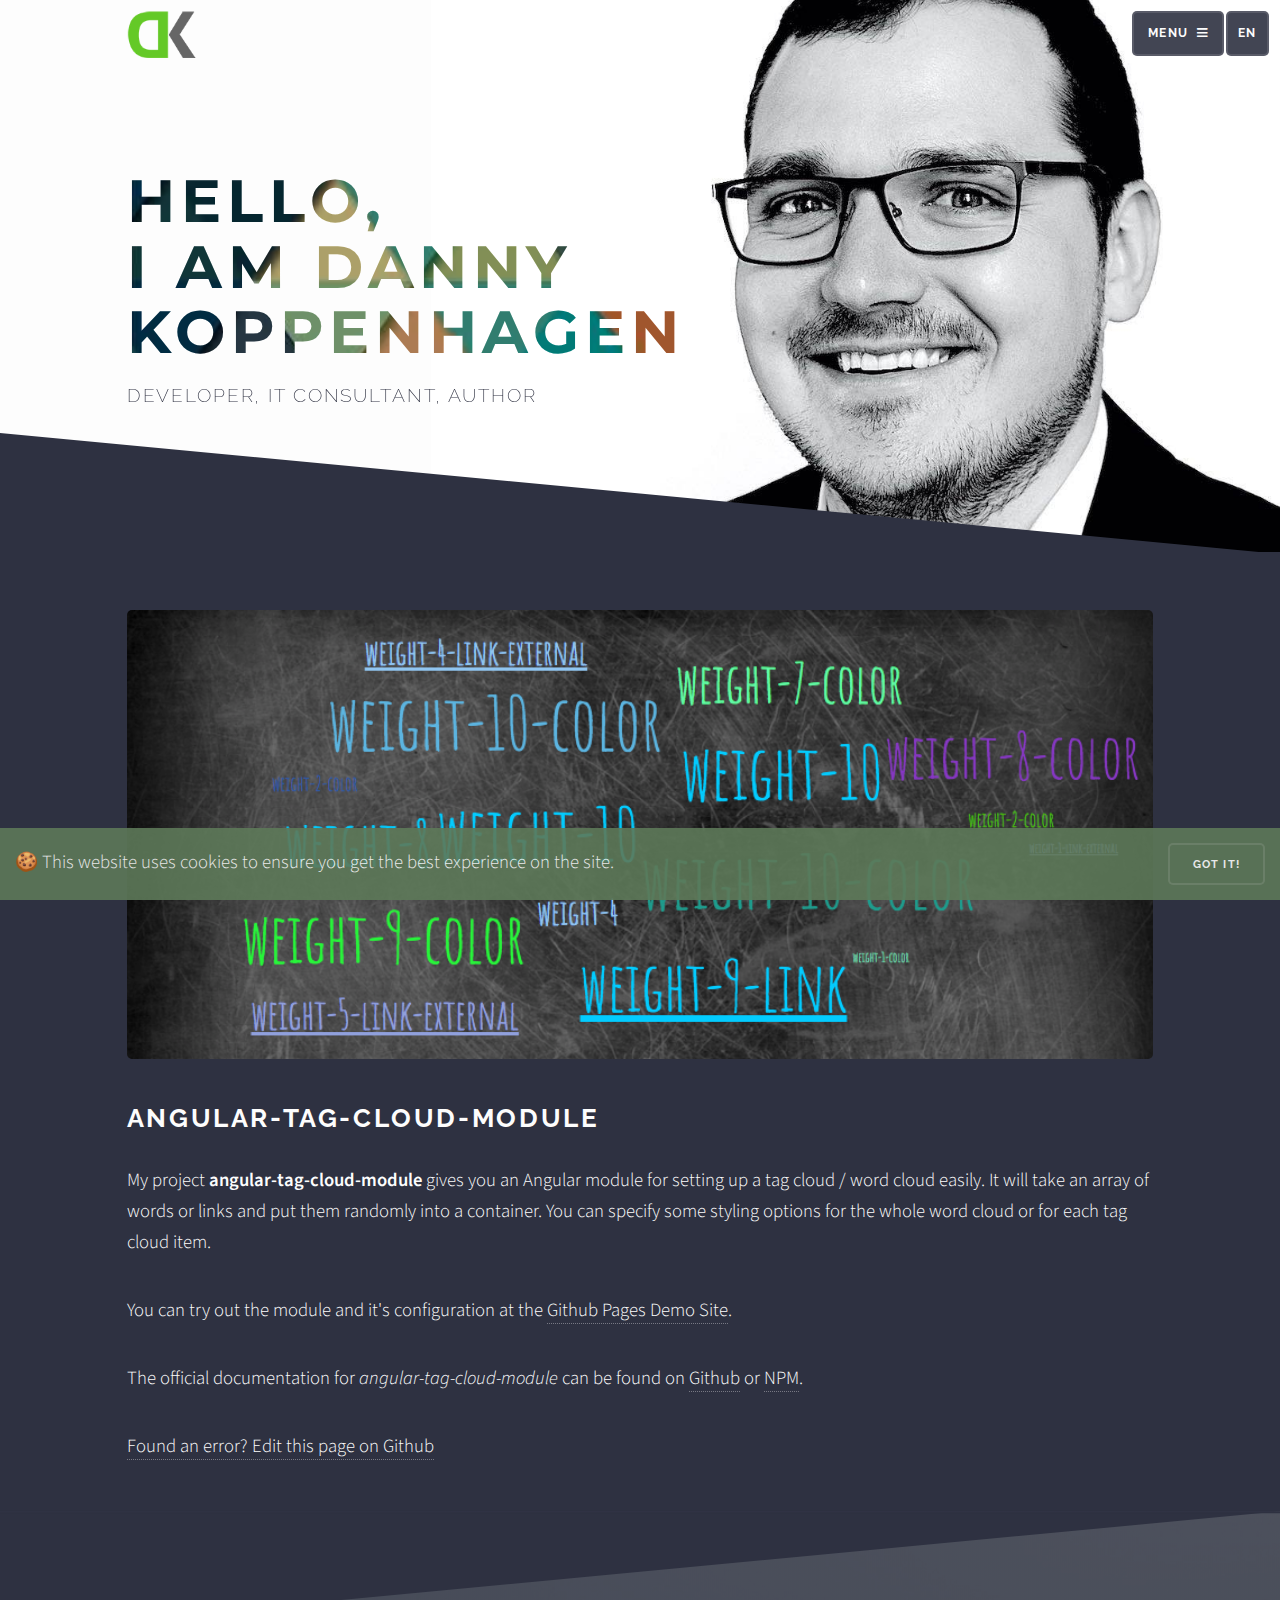
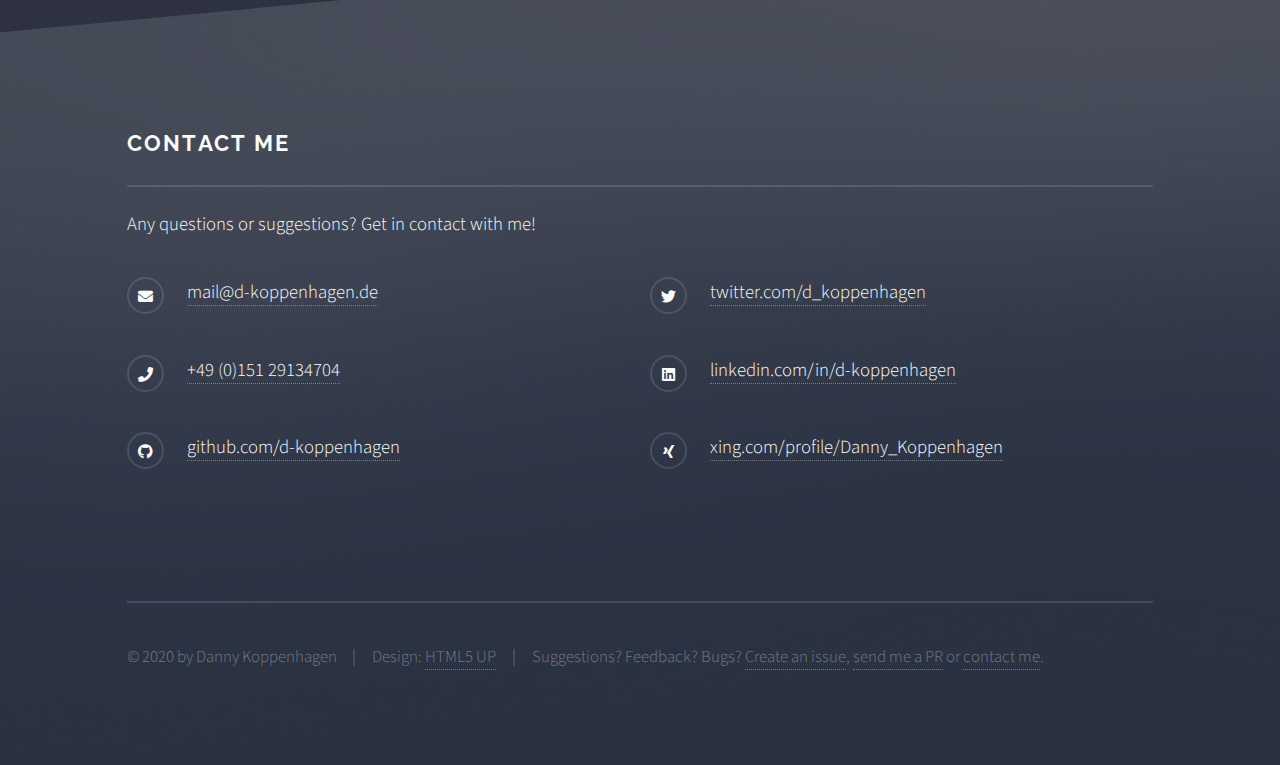
<file: projects/2019-11-20-angular-tag-cloud-module/index.html>
<!DOCTYPE html><html lang="de"><head><meta name="generator" content="Scully 0.0.90"><script type="text/javascript" async="" src="https://www.google-analytics.com/analytics.js"></script><script async="" src="https://www.googletagmanager.com/gtag/js?id=UA-154898970-1"></script>
    <base href="/">
    <meta charset="utf-8">
    <meta name="viewport" content="width=device-width, initial-scale=1">
    <link rel="icon" type="image/x-icon" href="assets/images/favicon.png">

    <!-- Apple PWA Support -->
    <meta name="apple-mobile-web-app-capable" content="yes">
    <meta name="apple-mobile-web-app-status-bar-style" content="black-translucent">
    <link rel="apple-touch-icon" href="assets/icons/icon-512x512.png">
    <link href="assets/icons/iphone5_splash.png" media="(device-width: 320px) and (device-height: 568px) and (-webkit-device-pixel-ratio: 2)" rel="apple-touch-startup-image">
    <link href="assets/icons/iphone6_splash.png" media="(device-width: 375px) and (device-height: 667px) and (-webkit-device-pixel-ratio: 2)" rel="apple-touch-startup-image">
    <link href="assets/icons/iphoneplus_splash.png" media="(device-width: 621px) and (device-height: 1104px) and (-webkit-device-pixel-ratio: 3)" rel="apple-touch-startup-image">
    <link href="assets/icons/iphonex_splash.png" media="(device-width: 375px) and (device-height: 812px) and (-webkit-device-pixel-ratio: 3)" rel="apple-touch-startup-image">
    <link href="assets/icons/iphonexr_splash.png" media="(device-width: 414px) and (device-height: 896px) and (-webkit-device-pixel-ratio: 2)" rel="apple-touch-startup-image">
    <link href="assets/icons/iphonexsmax_splash.png" media="(device-width: 414px) and (device-height: 896px) and (-webkit-device-pixel-ratio: 3)" rel="apple-touch-startup-image">
    <link href="assets/icons/ipad_splash.png" media="(device-width: 768px) and (device-height: 1024px) and (-webkit-device-pixel-ratio: 2)" rel="apple-touch-startup-image">
    <link href="assets/icons/ipadpro1_splash.png" media="(device-width: 834px) and (device-height: 1112px) and (-webkit-device-pixel-ratio: 2)" rel="apple-touch-startup-image">
    <link href="assets/icons/ipadpro3_splash.png" media="(device-width: 834px) and (device-height: 1194px) and (-webkit-device-pixel-ratio: 2)" rel="apple-touch-startup-image">
    <link href="assets/icons/ipadpro2_splash.png" media="(device-width: 1024px) and (device-height: 1366px) and (-webkit-device-pixel-ratio: 2)" rel="apple-touch-startup-image">
        
    <!-- Basic Site Information -->
    <title>D-Koppenhagen.de | angular-tag-cloud-module — Generated word clouds for your Angular app</title>
    
    <meta name="robots" content="index, follow">
    <meta name="author" content="Danny Koppenhagen">

    <!-- Twitter Card -->
    
    
    
    
    

    <!-- Open Graph Profile -->
    
    
    
    
    <meta property="profile:first_name" content="Danny">
    <meta property="profile:last_name" content="Koppenhagen">
    <link rel="manifest" href="manifest.webmanifest">
  <meta name="theme-color" content="#1976d2">
<link rel="stylesheet" href="styles.a8b8d4b922fab637a8fe.css"><style></style><style>.menu-dark[_ngcontent-nwx-c22]{filter:alpha(opacity=90)}.menu-dark[_ngcontent-nwx-c22] > button[_ngcontent-nwx-c22]{color:#fdfdfd;background-color:#2e3141;opacity:.9;margin:0 1px}.menu-dark[_ngcontent-nwx-c22] > button[_ngcontent-nwx-c22]:focus, .menu-dark[_ngcontent-nwx-c22] > button[_ngcontent-nwx-c22]:hover{outline:none;background-color:#43485f;box-shadow:inset 0 0 0 2px #5e7959}.menu-dark[_ngcontent-nwx-c22]:focus{outline:none}.menu-dark[_ngcontent-nwx-c22]:focus > button[_ngcontent-nwx-c22]{box-shadow:inset 0 0 0 2px #ada789}@media screen and (max-width:480px){.hidden-small[_ngcontent-nwx-c22]{visibility:hidden}}</style><style>.header-title[_ngcontent-nwx-c23]{background-image:url(/assets/images/bg-triangles.jpg);background-size:cover;font-size:3.2em;font-family:Montserrat,sans-serif;line-height:1.1;font-weight:700;margin-bottom:.2em;-webkit-background-clip:text;background-clip:text;color:rgba(0,0,0,.29)}p.sub-header[_ngcontent-nwx-c23]{color:#2e3141;font-size:1.2em}#banner[_ngcontent-nwx-c23]{background-image:url(/assets/images/dk-header.jpg);background-repeat:no-repeat;background-position:100%;background-size:contain;background-color:#fdfdfd;padding:9em 0 12em;cursor:pointer;-webkit-animation:headerFadeIn 3s;animation:headerFadeIn 3s}@-webkit-keyframes headerFadeIn{0%{opacity:0}to{opacity:1}}@keyframes headerFadeIn{0%{opacity:0}to{opacity:1}}#logo[_ngcontent-nwx-c23]{position:absolute;top:0;width:70px;-webkit-animation:move-to-top 1s ease,rotate 4s ease 1;animation:move-to-top 1s ease,rotate 4s ease 1;cursor:pointer}@-webkit-keyframes rotate{to{transform:rotatey(1turn)}}@keyframes rotate{to{transform:rotatey(1turn)}}@-webkit-keyframes move-to-top{0%{top:100px}to{top:0}}@keyframes move-to-top{0%{top:100px}to{top:0}}@media screen and (max-width:1150px){#banner[_ngcontent-nwx-c23]{background-position:right -200px top}}@media screen and (max-width:980px){#banner[_ngcontent-nwx-c23]{background-size:contain;padding:6em 0 10em;background-position:right -200px top}}@media screen and (max-width:800px){.header-title[_ngcontent-nwx-c23]{font-size:2.6em}}@media screen and (max-width:736px){p.sub-header[_ngcontent-nwx-c23]{font-size:1em!important;padding-right:110px}#banner[_ngcontent-nwx-c23]{padding:6em 0 5em}}@media screen and (max-width:620px){.header-title[_ngcontent-nwx-c23]{font-size:2.3em;padding-right:40vw}#banner[_ngcontent-nwx-c23]{background-size:cover;background-position:right -180px top}}@media screen and (max-width:560px){.header-title[_ngcontent-nwx-c23]{font-size:1.7em;padding-right:50vw}}@media screen and (max-width:400px){.header-title[_ngcontent-nwx-c23]{background-image:unset;background-color:#2e3141;opacity:.8;font-size:1.7em;padding-right:50vw}}</style><style>@media screen and (min-width:736px){ul.contact[_ngcontent-nwx-c24]{-moz-columns:2;column-count:2;width:100%!important}}</style><style>#cookie-banner[_ngcontent-nwx-c25]{opacity:.9;z-index:10000;position:fixed;bottom:0;width:100%;display:flex;justify-content:space-between;align-items:baseline;background-color:#5e7959}#cookie-banner[_ngcontent-nwx-c25]   .banner-text[_ngcontent-nwx-c25], #cookie-banner[_ngcontent-nwx-c25]   button[_ngcontent-nwx-c25]{margin:15px}@media screen and (max-width:480px){button.small[_ngcontent-nwx-c25]{padding:0 8px!important}}</style><script charset="utf-8" src="common-es2015.433da69aebbff245b7d3.js"></script><script charset="utf-8" src="7-es2015.c8489216fce38eec4035.js"></script><style>.wrapper[_ngcontent-nwx-c27]{margin-top:0}h1[_ngcontent-nwx-c27]{font-size:1.4em}h2.sub-heading[_ngcontent-nwx-c27]{font-size:.9em}.edit-on-github[_ngcontent-nwx-c27]{margin:30px 0}[_ngcontent-nwx-c27]::slotted(h1){color:#330625;background-color:#f8d3ec;padding:5px;border-radius:5px;font-size:1.4em;width:-webkit-fit-content;width:-moz-fit-content;width:fit-content}</style><meta name="description" content="My module angular-tag-cloud-module lets you generate word clouds / tag clouds for your Angular app"><link rel="canonical" href="http://localhost:1864/projects/2019-11-20-angular-tag-cloud-module"><meta name="twitter:card" content="summary"><meta name="twitter:site" content="@d_koppenhagen"><meta name="twitter:creator" content="@d_koppenhagen"><meta name="twitter:title" content="angular-tag-cloud-module — Generated word clouds for your Angular app"><meta name="twitter:description" content="My module angular-tag-cloud-module lets you generate word clouds / tag clouds for your Angular app"><meta name="twitter:image" content="https://d-koppenhagen.de/assets/images/projects/angular-tag-cloud-module.png"><meta property="og:title" content="angular-tag-cloud-module — Generated word clouds for your Angular app"><meta property="og:description" content="My module angular-tag-cloud-module lets you generate word clouds / tag clouds for your Angular app"><meta name="og:image" content="https://d-koppenhagen.de/assets/images/projects/angular-tag-cloud-module.png"><meta name="og:url" content="https://d-koppenhagen.de/projects/2019-11-20-angular-tag-cloud-module"><style>
      :host {
        display: none;
      }
      scully-content {
        display: none;
      }
    </style><script>window['ScullyIO']='generated';</script></head>
  <body role="main" id="page-wrapper" scully-version="0.0.90">
    <!-- Angular -->
    <dk-root _nghost-nwx-c26="" class="ng-tns-c26-0" ng-version="9.0.7"><dk-navbar _ngcontent-nwx-c26="" class="ng-tns-c26-0" _nghost-nwx-c22=""><nav _ngcontent-nwx-c22="" id="navigation" role="navigation" tabindex="0" class="menu-dark ng-star-inserted"><button _ngcontent-nwx-c22="" role="button" aria-expanded="false" class="burger-menu" aria-label="Open menu"><span _ngcontent-nwx-c22="" class="hidden-small">Menu</span></button><button _ngcontent-nwx-c22="" aria-label="Switch Language"> EN </button></nav><!----><!----><!----></dk-navbar><dk-header _ngcontent-nwx-c26="" class="ng-tns-c26-0" _nghost-nwx-c23=""><section _ngcontent-nwx-c23="" id="banner" routerlink="/" tabindex="0" class="ng-star-inserted"><div _ngcontent-nwx-c23="" class="inner"><img _ngcontent-nwx-c23="" routerlink="/" src="assets/images/logo_header.png" id="logo" tabindex="0" alt="Logo"><h1 _ngcontent-nwx-c23="" class="header-title"> Hello,<br _ngcontent-nwx-c23="">I am  Danny<br _ngcontent-nwx-c23="">Koppenhagen </h1><p _ngcontent-nwx-c23="" class="sub-header">Developer, IT Consultant, Author</p></div></section><!----><!----></dk-header><router-outlet _ngcontent-nwx-c26="" class="ng-tns-c26-0"></router-outlet><dk-project-content _nghost-nwx-c27="" class="ng-star-inserted">
  <div _ngcontent-nwx-c27="" class="wrapper alt ng-star-inserted">
    <div _ngcontent-nwx-c27="" class="inner ng-star-inserted">
      <section _ngcontent-nwx-c27="" class="project-header">
        <span _ngcontent-nwx-c27="" class="image fit ng-star-inserted">
          <img _ngcontent-nwx-c27="" src="assets/images/projects/angular-tag-cloud-module.png" alt="Blog-Post title image">
        </span><!---->
      </section>
      <section _ngcontent-nwx-c27="" class="project-content">
        <!--scullyContent-begin--><h1 id="angular-tag-cloud-module" _ngcontent-nwx-c27="">angular-tag-cloud-module</h1>
<p _ngcontent-nwx-c27="">My project <strong _ngcontent-nwx-c27="">angular-tag-cloud-module</strong> gives you an Angular module for setting up a tag cloud / word cloud easily.
It will take an array of words or links and put them randomly into a container.
You can specify some styling options for the whole word cloud or for each tag cloud item.</p>
<p _ngcontent-nwx-c27="">You can try out the module and it's configuration at the <a href="https://d-koppenhagen.github.io/angular-tag-cloud-module" _ngcontent-nwx-c27="">Github Pages Demo Site</a>.</p>
<p _ngcontent-nwx-c27="">The official documentation for <em _ngcontent-nwx-c27="">angular-tag-cloud-module</em> can be found on <a href="https://github.com/d-koppenhagen/angular-tag-cloud-module" _ngcontent-nwx-c27="">Github</a> or <a href="https://www.npmjs.com/package/angular-tag-cloud-module" _ngcontent-nwx-c27="">NPM</a>.</p>
<!--scullyContent-end--><script>try {window['scullyContent'] = {cssId:"_ngcontent-nwx-c27",html:document.body.innerHTML.split('<!--scullyContent-begin-->')[1].split('<!--scullyContent-end-->')[0]};} catch(e) {console.error('scully could not parse content');}</script><scully-content _ngcontent-nwx-c27=""></scully-content>
        <div _ngcontent-nwx-c27="" class="edit-on-github">
          <a _ngcontent-nwx-c27="" target="_blank" rel="noopener noreferrer" href="https://github.com/d-koppenhagen/d-koppenhagen.de/edit/master/projects/2019-11-20-angular-tag-cloud-module.md">
            Found an error? Edit this page on Github
          </a>
        </div>
      </section>
    </div><!---->
  </div>
<!----><!---->
</dk-project-content><!----><dk-contact _ngcontent-nwx-c26="" class="ng-tns-c26-0" _nghost-nwx-c24=""><section _ngcontent-nwx-c24="" id="footer" class="ng-star-inserted"><div _ngcontent-nwx-c24="" id="contact" class="inner"><h2 _ngcontent-nwx-c24="" class="major">Contact me</h2><p _ngcontent-nwx-c24=""> Any questions or suggestions? Get in contact with me! </p><ul _ngcontent-nwx-c24="" class="contact"><li _ngcontent-nwx-c24="" class="icon solid fa-envelope"><a _ngcontent-nwx-c24="" href="mailto:mail@d-koppenhagen.de">mail@d-koppenhagen.de</a></li><li _ngcontent-nwx-c24="" class="icon solid fa-phone"><a _ngcontent-nwx-c24="" href="tel:+4915129134704">+49 (0)151 29134704</a></li><li _ngcontent-nwx-c24="" class="icon brands fa-github"><a _ngcontent-nwx-c24="" href="https://github.com/d-koppenhagen">github.com/d-koppenhagen</a></li><li _ngcontent-nwx-c24="" class="icon brands fa-twitter"><a _ngcontent-nwx-c24="" href="https://twitter.com/d_koppenhagen">twitter.com/d_koppenhagen</a></li><li _ngcontent-nwx-c24="" class="icon brands fa-linkedin"><a _ngcontent-nwx-c24="" href="https://www.linkedin.com/in/d-koppenhagen/">linkedin.com/in/d-koppenhagen</a></li><li _ngcontent-nwx-c24="" class="icon brands fa-xing"><a _ngcontent-nwx-c24="" href="https://www.xing.com/profile/Danny_Koppenhagen">xing.com/profile/Danny_Koppenhagen</a></li></ul><ul _ngcontent-nwx-c24="" class="copyright"><li _ngcontent-nwx-c24="">© 2020 by Danny Koppenhagen</li><li _ngcontent-nwx-c24="">Design: <a _ngcontent-nwx-c24="" href="https://html5up.net">HTML5 UP</a></li><li _ngcontent-nwx-c24=""> Suggestions? Feedback? Bugs? <a _ngcontent-nwx-c24="" href="https://github.com/d-koppenhagen/d-koppenhagen.de/issues"> Create an issue</a>, <a _ngcontent-nwx-c24="" href="https://github.com/d-koppenhagen/d-koppenhagen.de/pulls">send me a PR</a> or <a _ngcontent-nwx-c24="" href="#contact">contact me</a>. </li></ul></div></section><!----><!----></dk-contact><dk-cookie-banner _ngcontent-nwx-c26="" _nghost-nwx-c25="" class="ng-tns-c26-0 ng-trigger ng-trigger-fadeInOut ng-star-inserted ng-animating"><div _ngcontent-nwx-c25="" id="cookie-banner" class="ng-star-inserted"><span _ngcontent-nwx-c25="" class="banner-text">🍪 This website uses cookies to ensure you get the best experience on the site.</span><button _ngcontent-nwx-c25="" class="button small"> Got it! </button></div><!----></dk-cookie-banner><!----></dk-root>
    <!-- Global site tag (gtag.js) - Google Analytics -->
    <script>
      window.dataLayer = window.dataLayer || [];
      function gtag() {
        dataLayer.push(arguments);
      }
      gtag('js', new Date());
    </script>
    <noscript>Please enable JavaScript to continue using this application.</noscript>
<script id="ScullyIO-transfer-state"></script><script src="runtime-es2015.8b5236a039f449105355.js" type="module"></script><script src="runtime-es5.8b5236a039f449105355.js" nomodule="" defer=""></script><script src="polyfills-es5.89c31f86c1cc53c9c554.js" nomodule="" defer=""></script><script src="polyfills-es2015.8f1c30d524c71abfc9fe.js" type="module"></script><script src="main-es2015.9c6fd268beeeb4b078c8.js" type="module"></script><script src="main-es5.9c6fd268beeeb4b078c8.js" nomodule="" defer=""></script>

</body></html>
</file>
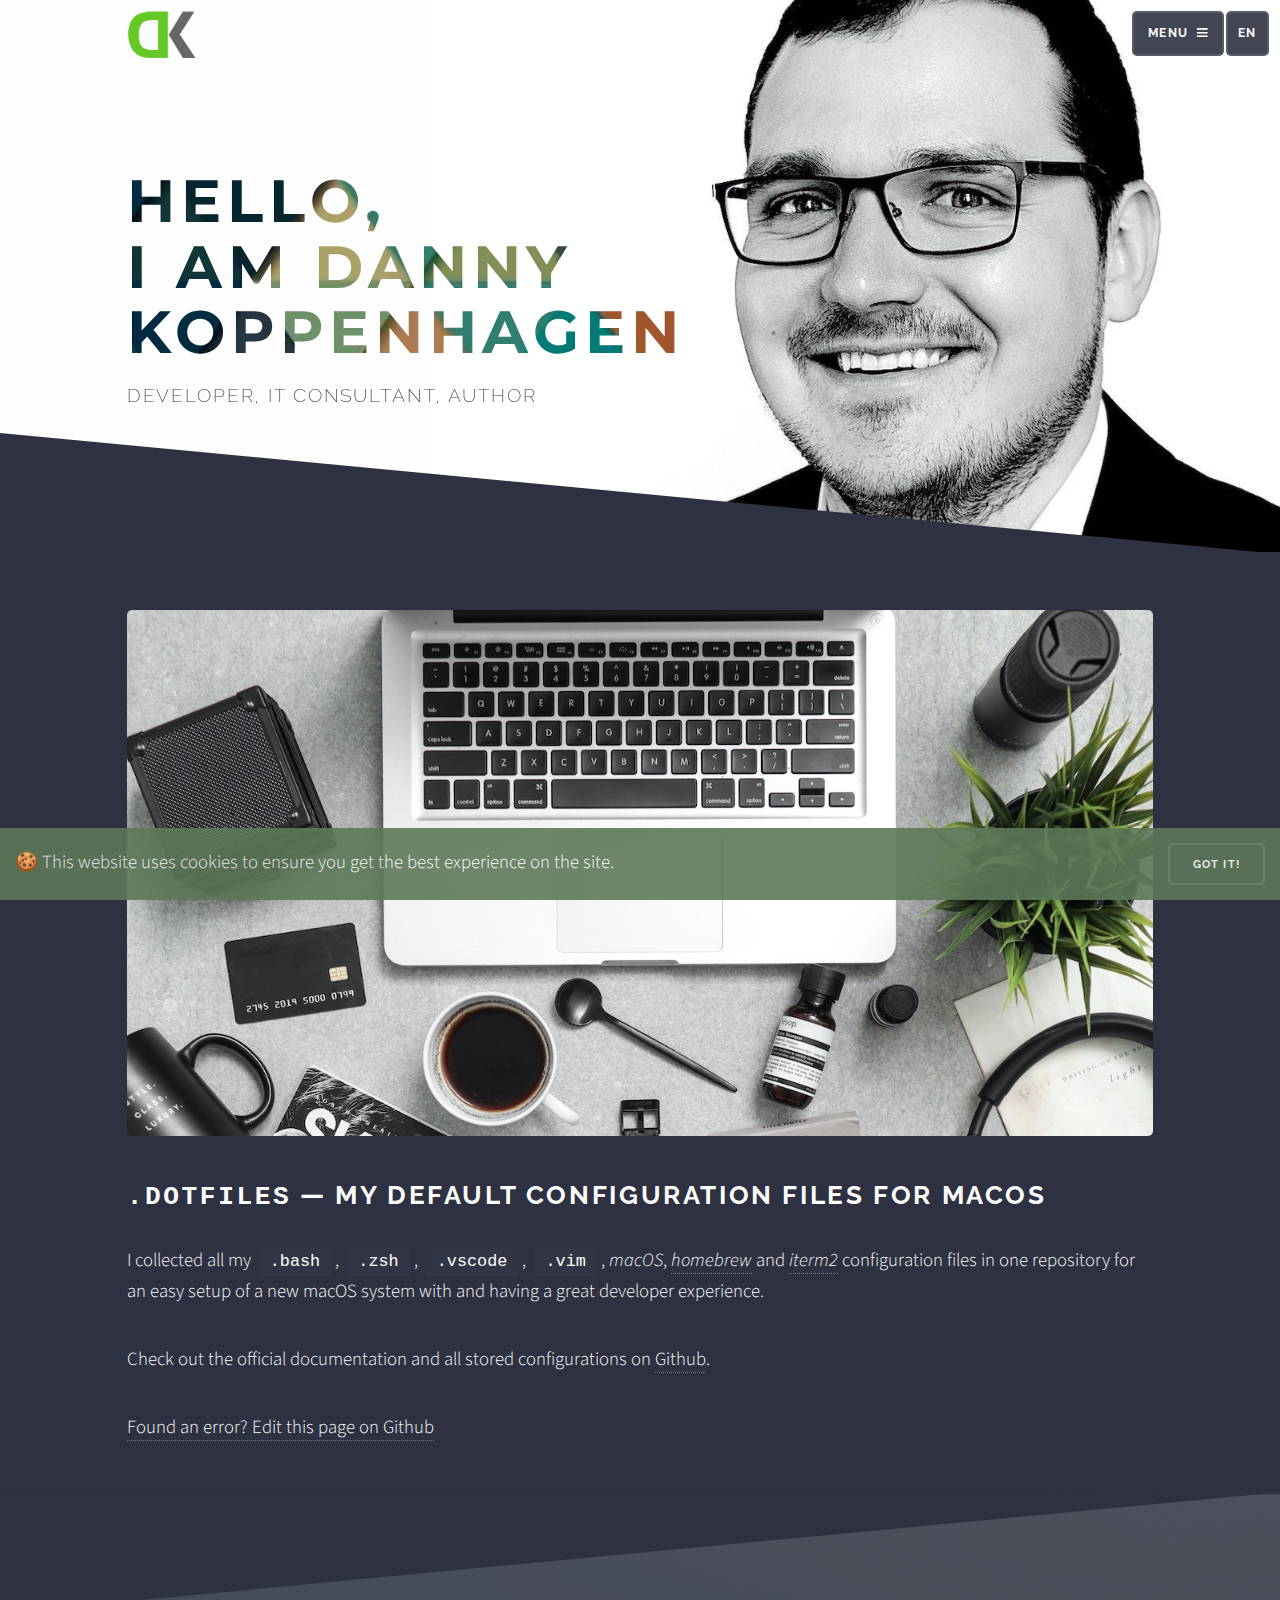
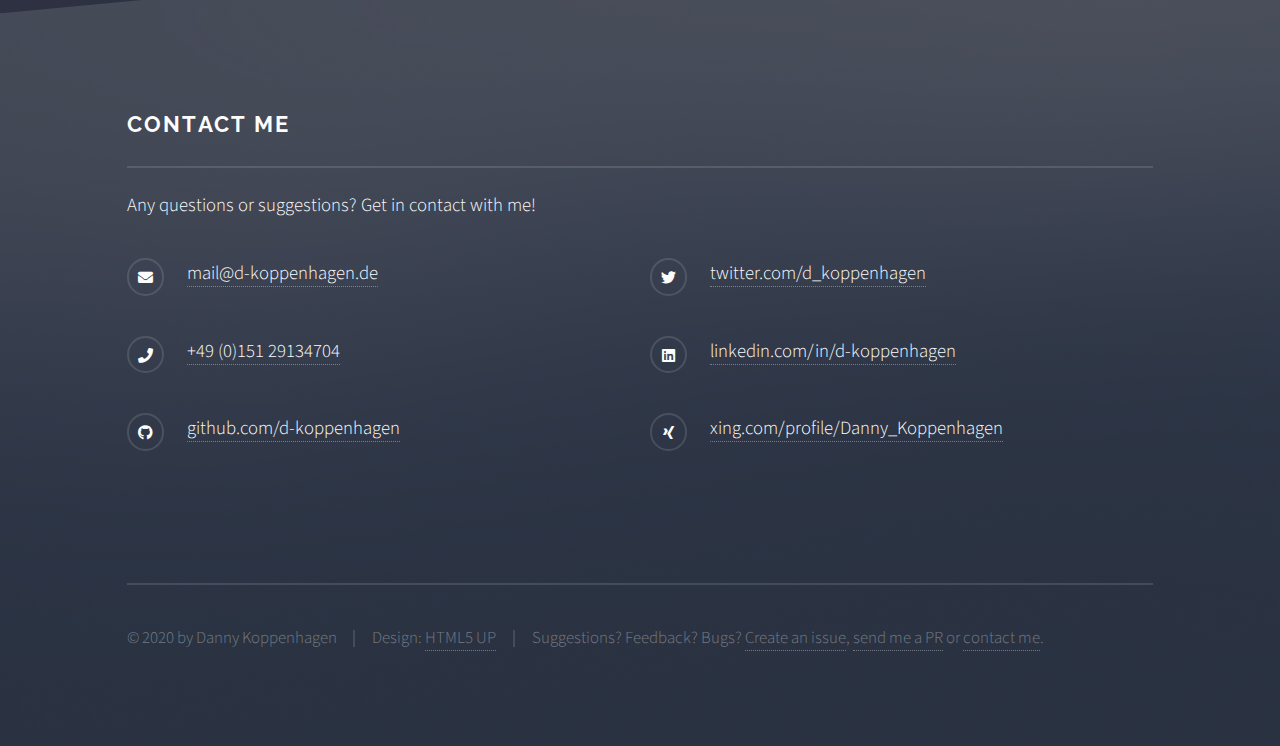
<file: projects/2020-03-12-dotfiles/index.html>
<!DOCTYPE html><html lang="de"><head><meta name="generator" content="Scully 0.0.90"><script type="text/javascript" async="" src="https://www.google-analytics.com/analytics.js"></script><script async="" src="https://www.googletagmanager.com/gtag/js?id=UA-154898970-1"></script>
    <base href="/">
    <meta charset="utf-8">
    <meta name="viewport" content="width=device-width, initial-scale=1">
    <link rel="icon" type="image/x-icon" href="assets/images/favicon.png">

    <!-- Apple PWA Support -->
    <meta name="apple-mobile-web-app-capable" content="yes">
    <meta name="apple-mobile-web-app-status-bar-style" content="black-translucent">
    <link rel="apple-touch-icon" href="assets/icons/icon-512x512.png">
    <link href="assets/icons/iphone5_splash.png" media="(device-width: 320px) and (device-height: 568px) and (-webkit-device-pixel-ratio: 2)" rel="apple-touch-startup-image">
    <link href="assets/icons/iphone6_splash.png" media="(device-width: 375px) and (device-height: 667px) and (-webkit-device-pixel-ratio: 2)" rel="apple-touch-startup-image">
    <link href="assets/icons/iphoneplus_splash.png" media="(device-width: 621px) and (device-height: 1104px) and (-webkit-device-pixel-ratio: 3)" rel="apple-touch-startup-image">
    <link href="assets/icons/iphonex_splash.png" media="(device-width: 375px) and (device-height: 812px) and (-webkit-device-pixel-ratio: 3)" rel="apple-touch-startup-image">
    <link href="assets/icons/iphonexr_splash.png" media="(device-width: 414px) and (device-height: 896px) and (-webkit-device-pixel-ratio: 2)" rel="apple-touch-startup-image">
    <link href="assets/icons/iphonexsmax_splash.png" media="(device-width: 414px) and (device-height: 896px) and (-webkit-device-pixel-ratio: 3)" rel="apple-touch-startup-image">
    <link href="assets/icons/ipad_splash.png" media="(device-width: 768px) and (device-height: 1024px) and (-webkit-device-pixel-ratio: 2)" rel="apple-touch-startup-image">
    <link href="assets/icons/ipadpro1_splash.png" media="(device-width: 834px) and (device-height: 1112px) and (-webkit-device-pixel-ratio: 2)" rel="apple-touch-startup-image">
    <link href="assets/icons/ipadpro3_splash.png" media="(device-width: 834px) and (device-height: 1194px) and (-webkit-device-pixel-ratio: 2)" rel="apple-touch-startup-image">
    <link href="assets/icons/ipadpro2_splash.png" media="(device-width: 1024px) and (device-height: 1366px) and (-webkit-device-pixel-ratio: 2)" rel="apple-touch-startup-image">
        
    <!-- Basic Site Information -->
    <title>D-Koppenhagen.de | .dotfiles — My default configuration files for macOS</title>
    
    <meta name="robots" content="index, follow">
    <meta name="author" content="Danny Koppenhagen">

    <!-- Twitter Card -->
    
    
    
    
    

    <!-- Open Graph Profile -->
    
    
    
    
    <meta property="profile:first_name" content="Danny">
    <meta property="profile:last_name" content="Koppenhagen">
    <link rel="manifest" href="manifest.webmanifest">
  <meta name="theme-color" content="#1976d2">
<link rel="stylesheet" href="styles.a8b8d4b922fab637a8fe.css"><style></style><style>.menu-dark[_ngcontent-ipq-c22]{filter:alpha(opacity=90)}.menu-dark[_ngcontent-ipq-c22] > button[_ngcontent-ipq-c22]{color:#fdfdfd;background-color:#2e3141;opacity:.9;margin:0 1px}.menu-dark[_ngcontent-ipq-c22] > button[_ngcontent-ipq-c22]:focus, .menu-dark[_ngcontent-ipq-c22] > button[_ngcontent-ipq-c22]:hover{outline:none;background-color:#43485f;box-shadow:inset 0 0 0 2px #5e7959}.menu-dark[_ngcontent-ipq-c22]:focus{outline:none}.menu-dark[_ngcontent-ipq-c22]:focus > button[_ngcontent-ipq-c22]{box-shadow:inset 0 0 0 2px #ada789}@media screen and (max-width:480px){.hidden-small[_ngcontent-ipq-c22]{visibility:hidden}}</style><style>.header-title[_ngcontent-ipq-c23]{background-image:url(/assets/images/bg-triangles.jpg);background-size:cover;font-size:3.2em;font-family:Montserrat,sans-serif;line-height:1.1;font-weight:700;margin-bottom:.2em;-webkit-background-clip:text;background-clip:text;color:rgba(0,0,0,.29)}p.sub-header[_ngcontent-ipq-c23]{color:#2e3141;font-size:1.2em}#banner[_ngcontent-ipq-c23]{background-image:url(/assets/images/dk-header.jpg);background-repeat:no-repeat;background-position:100%;background-size:contain;background-color:#fdfdfd;padding:9em 0 12em;cursor:pointer;-webkit-animation:headerFadeIn 3s;animation:headerFadeIn 3s}@-webkit-keyframes headerFadeIn{0%{opacity:0}to{opacity:1}}@keyframes headerFadeIn{0%{opacity:0}to{opacity:1}}#logo[_ngcontent-ipq-c23]{position:absolute;top:0;width:70px;-webkit-animation:move-to-top 1s ease,rotate 4s ease 1;animation:move-to-top 1s ease,rotate 4s ease 1;cursor:pointer}@-webkit-keyframes rotate{to{transform:rotatey(1turn)}}@keyframes rotate{to{transform:rotatey(1turn)}}@-webkit-keyframes move-to-top{0%{top:100px}to{top:0}}@keyframes move-to-top{0%{top:100px}to{top:0}}@media screen and (max-width:1150px){#banner[_ngcontent-ipq-c23]{background-position:right -200px top}}@media screen and (max-width:980px){#banner[_ngcontent-ipq-c23]{background-size:contain;padding:6em 0 10em;background-position:right -200px top}}@media screen and (max-width:800px){.header-title[_ngcontent-ipq-c23]{font-size:2.6em}}@media screen and (max-width:736px){p.sub-header[_ngcontent-ipq-c23]{font-size:1em!important;padding-right:110px}#banner[_ngcontent-ipq-c23]{padding:6em 0 5em}}@media screen and (max-width:620px){.header-title[_ngcontent-ipq-c23]{font-size:2.3em;padding-right:40vw}#banner[_ngcontent-ipq-c23]{background-size:cover;background-position:right -180px top}}@media screen and (max-width:560px){.header-title[_ngcontent-ipq-c23]{font-size:1.7em;padding-right:50vw}}@media screen and (max-width:400px){.header-title[_ngcontent-ipq-c23]{background-image:unset;background-color:#2e3141;opacity:.8;font-size:1.7em;padding-right:50vw}}</style><style>@media screen and (min-width:736px){ul.contact[_ngcontent-ipq-c24]{-moz-columns:2;column-count:2;width:100%!important}}</style><style>#cookie-banner[_ngcontent-ipq-c25]{opacity:.9;z-index:10000;position:fixed;bottom:0;width:100%;display:flex;justify-content:space-between;align-items:baseline;background-color:#5e7959}#cookie-banner[_ngcontent-ipq-c25]   .banner-text[_ngcontent-ipq-c25], #cookie-banner[_ngcontent-ipq-c25]   button[_ngcontent-ipq-c25]{margin:15px}@media screen and (max-width:480px){button.small[_ngcontent-ipq-c25]{padding:0 8px!important}}</style><script charset="utf-8" src="common-es2015.433da69aebbff245b7d3.js"></script><script charset="utf-8" src="7-es2015.c8489216fce38eec4035.js"></script><style>.wrapper[_ngcontent-ipq-c27]{margin-top:0}h1[_ngcontent-ipq-c27]{font-size:1.4em}h2.sub-heading[_ngcontent-ipq-c27]{font-size:.9em}.edit-on-github[_ngcontent-ipq-c27]{margin:30px 0}[_ngcontent-ipq-c27]::slotted(h1){color:#330625;background-color:#f8d3ec;padding:5px;border-radius:5px;font-size:1.4em;width:-webkit-fit-content;width:-moz-fit-content;width:fit-content}</style><meta name="description" content="I collected all my .bash, .zsh, .vscode, .vim, macOS, homebrew and iterm configuration files in one repository for easily setup a new macOS system with a great developer experience."><link rel="canonical" href="http://localhost:1864/projects/2020-03-12-dotfiles"><meta name="twitter:card" content="summary"><meta name="twitter:site" content="@d_koppenhagen"><meta name="twitter:creator" content="@d_koppenhagen"><meta name="twitter:title" content=".dotfiles — My default configuration files for macOS"><meta name="twitter:description" content="I collected all my .bash, .zsh, .vscode, .vim, macOS, homebrew and iterm configuration files in one repository for easily setup a new macOS system with a great developer experience."><meta name="twitter:image" content="https://d-koppenhagen.de/assets/images/projects/dotfiles-header.jpg"><meta property="og:title" content=".dotfiles — My default configuration files for macOS"><meta property="og:description" content="I collected all my .bash, .zsh, .vscode, .vim, macOS, homebrew and iterm configuration files in one repository for easily setup a new macOS system with a great developer experience."><meta name="og:image" content="https://d-koppenhagen.de/assets/images/projects/dotfiles-header.jpg"><meta name="og:url" content="https://d-koppenhagen.de/projects/2020-03-12-dotfiles"><style>
      :host {
        display: none;
      }
      scully-content {
        display: none;
      }
    </style><script>window['ScullyIO']='generated';</script></head>
  <body role="main" id="page-wrapper" scully-version="0.0.90">
    <!-- Angular -->
    <dk-root _nghost-ipq-c26="" class="ng-tns-c26-0" ng-version="9.0.7"><dk-navbar _ngcontent-ipq-c26="" class="ng-tns-c26-0" _nghost-ipq-c22=""><nav _ngcontent-ipq-c22="" id="navigation" role="navigation" tabindex="0" class="menu-dark ng-star-inserted"><button _ngcontent-ipq-c22="" role="button" aria-expanded="false" class="burger-menu" aria-label="Open menu"><span _ngcontent-ipq-c22="" class="hidden-small">Menu</span></button><button _ngcontent-ipq-c22="" aria-label="Switch Language"> EN </button></nav><!----><!----><!----></dk-navbar><dk-header _ngcontent-ipq-c26="" class="ng-tns-c26-0" _nghost-ipq-c23=""><section _ngcontent-ipq-c23="" id="banner" routerlink="/" tabindex="0" class="ng-star-inserted"><div _ngcontent-ipq-c23="" class="inner"><img _ngcontent-ipq-c23="" routerlink="/" src="assets/images/logo_header.png" id="logo" tabindex="0" alt="Logo"><h1 _ngcontent-ipq-c23="" class="header-title"> Hello,<br _ngcontent-ipq-c23="">I am  Danny<br _ngcontent-ipq-c23="">Koppenhagen </h1><p _ngcontent-ipq-c23="" class="sub-header">Developer, IT Consultant, Author</p></div></section><!----><!----></dk-header><router-outlet _ngcontent-ipq-c26="" class="ng-tns-c26-0"></router-outlet><dk-project-content _nghost-ipq-c27="" class="ng-star-inserted">
  <div _ngcontent-ipq-c27="" class="wrapper alt ng-star-inserted">
    <div _ngcontent-ipq-c27="" class="inner ng-star-inserted">
      <section _ngcontent-ipq-c27="" class="project-header">
        <span _ngcontent-ipq-c27="" class="image fit ng-star-inserted">
          <img _ngcontent-ipq-c27="" src="assets/images/projects/dotfiles-header.jpg" alt="Blog-Post title image">
        </span><!---->
      </section>
      <section _ngcontent-ipq-c27="" class="project-content">
        <!--scullyContent-begin--><h1 id="dotfiles--my-default-configuration-files-for-macos" _ngcontent-ipq-c27=""><code _ngcontent-ipq-c27="">.dotfiles</code> — My default configuration files for macOS</h1>
<p _ngcontent-ipq-c27="">I collected all my <code _ngcontent-ipq-c27="">.bash</code>, <code _ngcontent-ipq-c27="">.zsh</code>, <code _ngcontent-ipq-c27="">.vscode</code>, <code _ngcontent-ipq-c27="">.vim</code>, <em _ngcontent-ipq-c27="">macOS</em>, <a href="https://brew.sh" _ngcontent-ipq-c27=""><em _ngcontent-ipq-c27="">homebrew</em></a> and <a href="https://www.iterm2.com" _ngcontent-ipq-c27=""><em _ngcontent-ipq-c27="">iterm2</em></a> configuration files in one repository for an easy setup of a new macOS system with and having a great developer experience.</p>
<p _ngcontent-ipq-c27="">Check out the official documentation and all stored configurations on <a href="https://github.com/d-koppenhagen/.dotfiles" _ngcontent-ipq-c27="">Github</a>.</p>
<!--scullyContent-end--><script>try {window['scullyContent'] = {cssId:"_ngcontent-ipq-c27",html:document.body.innerHTML.split('<!--scullyContent-begin-->')[1].split('<!--scullyContent-end-->')[0]};} catch(e) {console.error('scully could not parse content');}</script><scully-content _ngcontent-ipq-c27=""></scully-content>
        <div _ngcontent-ipq-c27="" class="edit-on-github">
          <a _ngcontent-ipq-c27="" target="_blank" rel="noopener noreferrer" href="https://github.com/d-koppenhagen/d-koppenhagen.de/edit/master/projects/2020-03-12-dotfiles.md">
            Found an error? Edit this page on Github
          </a>
        </div>
      </section>
    </div><!---->
  </div>
<!----><!---->
</dk-project-content><!----><dk-contact _ngcontent-ipq-c26="" class="ng-tns-c26-0" _nghost-ipq-c24=""><section _ngcontent-ipq-c24="" id="footer" class="ng-star-inserted"><div _ngcontent-ipq-c24="" id="contact" class="inner"><h2 _ngcontent-ipq-c24="" class="major">Contact me</h2><p _ngcontent-ipq-c24=""> Any questions or suggestions? Get in contact with me! </p><ul _ngcontent-ipq-c24="" class="contact"><li _ngcontent-ipq-c24="" class="icon solid fa-envelope"><a _ngcontent-ipq-c24="" href="mailto:mail@d-koppenhagen.de">mail@d-koppenhagen.de</a></li><li _ngcontent-ipq-c24="" class="icon solid fa-phone"><a _ngcontent-ipq-c24="" href="tel:+4915129134704">+49 (0)151 29134704</a></li><li _ngcontent-ipq-c24="" class="icon brands fa-github"><a _ngcontent-ipq-c24="" href="https://github.com/d-koppenhagen">github.com/d-koppenhagen</a></li><li _ngcontent-ipq-c24="" class="icon brands fa-twitter"><a _ngcontent-ipq-c24="" href="https://twitter.com/d_koppenhagen">twitter.com/d_koppenhagen</a></li><li _ngcontent-ipq-c24="" class="icon brands fa-linkedin"><a _ngcontent-ipq-c24="" href="https://www.linkedin.com/in/d-koppenhagen/">linkedin.com/in/d-koppenhagen</a></li><li _ngcontent-ipq-c24="" class="icon brands fa-xing"><a _ngcontent-ipq-c24="" href="https://www.xing.com/profile/Danny_Koppenhagen">xing.com/profile/Danny_Koppenhagen</a></li></ul><ul _ngcontent-ipq-c24="" class="copyright"><li _ngcontent-ipq-c24="">© 2020 by Danny Koppenhagen</li><li _ngcontent-ipq-c24="">Design: <a _ngcontent-ipq-c24="" href="https://html5up.net">HTML5 UP</a></li><li _ngcontent-ipq-c24=""> Suggestions? Feedback? Bugs? <a _ngcontent-ipq-c24="" href="https://github.com/d-koppenhagen/d-koppenhagen.de/issues"> Create an issue</a>, <a _ngcontent-ipq-c24="" href="https://github.com/d-koppenhagen/d-koppenhagen.de/pulls">send me a PR</a> or <a _ngcontent-ipq-c24="" href="#contact">contact me</a>. </li></ul></div></section><!----><!----></dk-contact><dk-cookie-banner _ngcontent-ipq-c26="" _nghost-ipq-c25="" class="ng-tns-c26-0 ng-trigger ng-trigger-fadeInOut ng-star-inserted ng-animating"><div _ngcontent-ipq-c25="" id="cookie-banner" class="ng-star-inserted"><span _ngcontent-ipq-c25="" class="banner-text">🍪 This website uses cookies to ensure you get the best experience on the site.</span><button _ngcontent-ipq-c25="" class="button small"> Got it! </button></div><!----></dk-cookie-banner><!----></dk-root>
    <!-- Global site tag (gtag.js) - Google Analytics -->
    <script>
      window.dataLayer = window.dataLayer || [];
      function gtag() {
        dataLayer.push(arguments);
      }
      gtag('js', new Date());
    </script>
    <noscript>Please enable JavaScript to continue using this application.</noscript>
<script id="ScullyIO-transfer-state"></script><script src="runtime-es2015.8b5236a039f449105355.js" type="module"></script><script src="runtime-es5.8b5236a039f449105355.js" nomodule="" defer=""></script><script src="polyfills-es5.89c31f86c1cc53c9c554.js" nomodule="" defer=""></script><script src="polyfills-es2015.8f1c30d524c71abfc9fe.js" type="module"></script><script src="main-es2015.9c6fd268beeeb4b078c8.js" type="module"></script><script src="main-es5.9c6fd268beeeb4b078c8.js" nomodule="" defer=""></script>

</body></html>
</file>
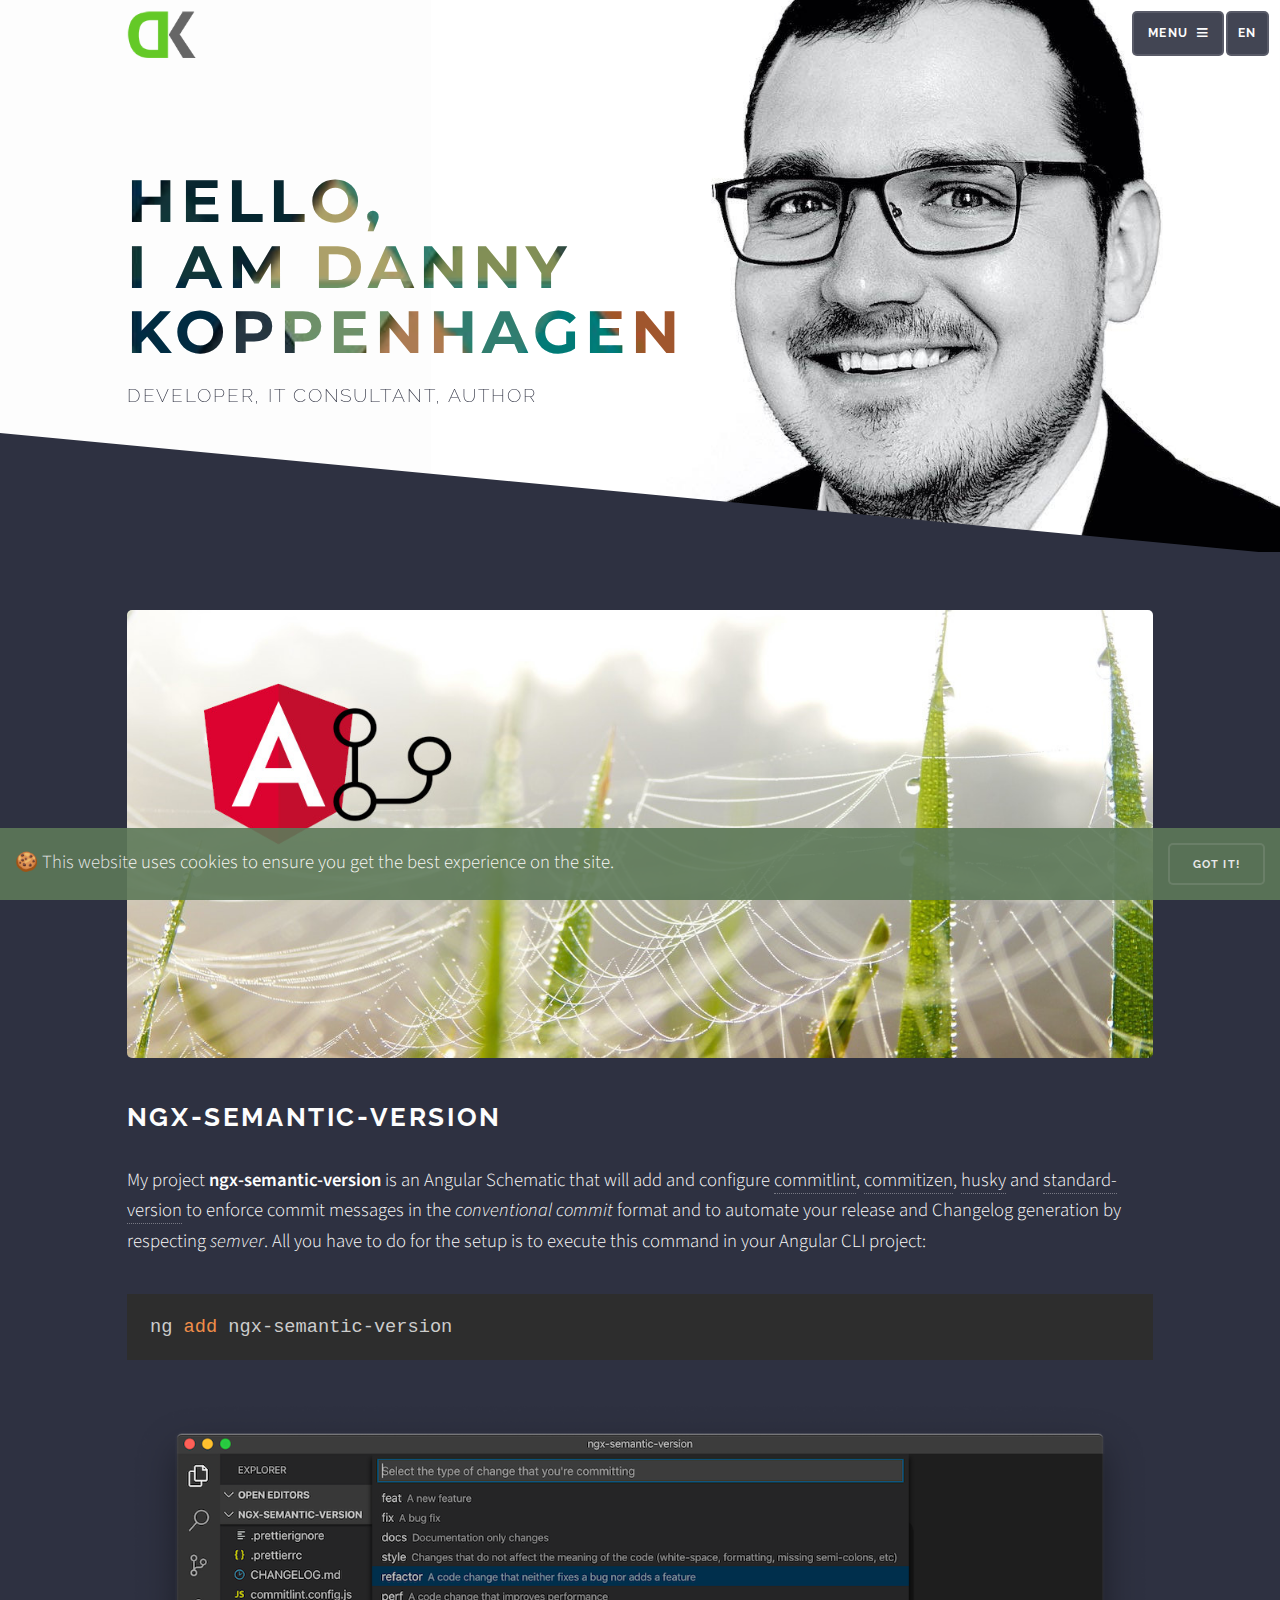
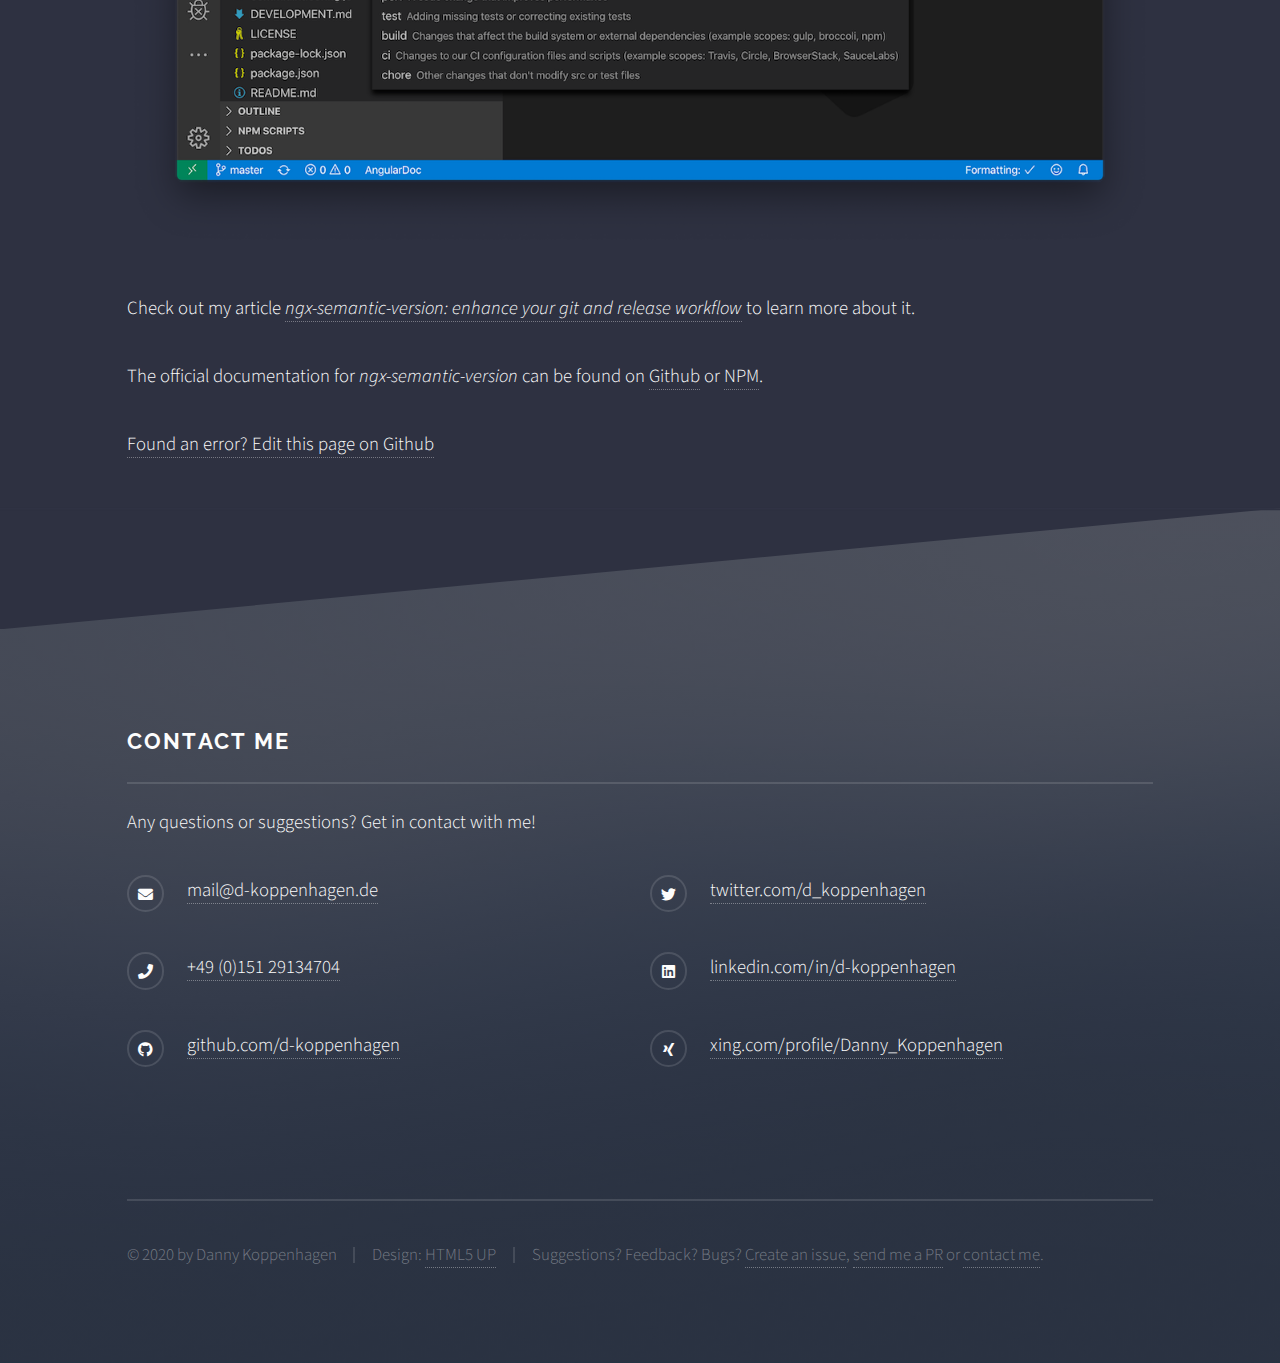
<file: projects/2020-04-09-ngx-semantic-version/index.html>
<!DOCTYPE html><html lang="de"><head><meta name="generator" content="Scully 0.0.90"><script type="text/javascript" async="" src="https://www.google-analytics.com/analytics.js"></script><script async="" src="https://www.googletagmanager.com/gtag/js?id=UA-154898970-1"></script>
    <base href="/">
    <meta charset="utf-8">
    <meta name="viewport" content="width=device-width, initial-scale=1">
    <link rel="icon" type="image/x-icon" href="assets/images/favicon.png">

    <!-- Apple PWA Support -->
    <meta name="apple-mobile-web-app-capable" content="yes">
    <meta name="apple-mobile-web-app-status-bar-style" content="black-translucent">
    <link rel="apple-touch-icon" href="assets/icons/icon-512x512.png">
    <link href="assets/icons/iphone5_splash.png" media="(device-width: 320px) and (device-height: 568px) and (-webkit-device-pixel-ratio: 2)" rel="apple-touch-startup-image">
    <link href="assets/icons/iphone6_splash.png" media="(device-width: 375px) and (device-height: 667px) and (-webkit-device-pixel-ratio: 2)" rel="apple-touch-startup-image">
    <link href="assets/icons/iphoneplus_splash.png" media="(device-width: 621px) and (device-height: 1104px) and (-webkit-device-pixel-ratio: 3)" rel="apple-touch-startup-image">
    <link href="assets/icons/iphonex_splash.png" media="(device-width: 375px) and (device-height: 812px) and (-webkit-device-pixel-ratio: 3)" rel="apple-touch-startup-image">
    <link href="assets/icons/iphonexr_splash.png" media="(device-width: 414px) and (device-height: 896px) and (-webkit-device-pixel-ratio: 2)" rel="apple-touch-startup-image">
    <link href="assets/icons/iphonexsmax_splash.png" media="(device-width: 414px) and (device-height: 896px) and (-webkit-device-pixel-ratio: 3)" rel="apple-touch-startup-image">
    <link href="assets/icons/ipad_splash.png" media="(device-width: 768px) and (device-height: 1024px) and (-webkit-device-pixel-ratio: 2)" rel="apple-touch-startup-image">
    <link href="assets/icons/ipadpro1_splash.png" media="(device-width: 834px) and (device-height: 1112px) and (-webkit-device-pixel-ratio: 2)" rel="apple-touch-startup-image">
    <link href="assets/icons/ipadpro3_splash.png" media="(device-width: 834px) and (device-height: 1194px) and (-webkit-device-pixel-ratio: 2)" rel="apple-touch-startup-image">
    <link href="assets/icons/ipadpro2_splash.png" media="(device-width: 1024px) and (device-height: 1366px) and (-webkit-device-pixel-ratio: 2)" rel="apple-touch-startup-image">
        
    <!-- Basic Site Information -->
    <title>D-Koppenhagen.de | ngx-semantic-version — An Angular Schematic to enhance your release workflow</title>
    
    <meta name="robots" content="index, follow">
    <meta name="author" content="Danny Koppenhagen">

    <!-- Twitter Card -->
    
    
    
    
    

    <!-- Open Graph Profile -->
    
    
    
    
    <meta property="profile:first_name" content="Danny">
    <meta property="profile:last_name" content="Koppenhagen">
    <link rel="manifest" href="manifest.webmanifest">
  <meta name="theme-color" content="#1976d2">
<link rel="stylesheet" href="styles.a8b8d4b922fab637a8fe.css"><style></style><style>.menu-dark[_ngcontent-lfm-c22]{filter:alpha(opacity=90)}.menu-dark[_ngcontent-lfm-c22] > button[_ngcontent-lfm-c22]{color:#fdfdfd;background-color:#2e3141;opacity:.9;margin:0 1px}.menu-dark[_ngcontent-lfm-c22] > button[_ngcontent-lfm-c22]:focus, .menu-dark[_ngcontent-lfm-c22] > button[_ngcontent-lfm-c22]:hover{outline:none;background-color:#43485f;box-shadow:inset 0 0 0 2px #5e7959}.menu-dark[_ngcontent-lfm-c22]:focus{outline:none}.menu-dark[_ngcontent-lfm-c22]:focus > button[_ngcontent-lfm-c22]{box-shadow:inset 0 0 0 2px #ada789}@media screen and (max-width:480px){.hidden-small[_ngcontent-lfm-c22]{visibility:hidden}}</style><style>.header-title[_ngcontent-lfm-c23]{background-image:url(/assets/images/bg-triangles.jpg);background-size:cover;font-size:3.2em;font-family:Montserrat,sans-serif;line-height:1.1;font-weight:700;margin-bottom:.2em;-webkit-background-clip:text;background-clip:text;color:rgba(0,0,0,.29)}p.sub-header[_ngcontent-lfm-c23]{color:#2e3141;font-size:1.2em}#banner[_ngcontent-lfm-c23]{background-image:url(/assets/images/dk-header.jpg);background-repeat:no-repeat;background-position:100%;background-size:contain;background-color:#fdfdfd;padding:9em 0 12em;cursor:pointer;-webkit-animation:headerFadeIn 3s;animation:headerFadeIn 3s}@-webkit-keyframes headerFadeIn{0%{opacity:0}to{opacity:1}}@keyframes headerFadeIn{0%{opacity:0}to{opacity:1}}#logo[_ngcontent-lfm-c23]{position:absolute;top:0;width:70px;-webkit-animation:move-to-top 1s ease,rotate 4s ease 1;animation:move-to-top 1s ease,rotate 4s ease 1;cursor:pointer}@-webkit-keyframes rotate{to{transform:rotatey(1turn)}}@keyframes rotate{to{transform:rotatey(1turn)}}@-webkit-keyframes move-to-top{0%{top:100px}to{top:0}}@keyframes move-to-top{0%{top:100px}to{top:0}}@media screen and (max-width:1150px){#banner[_ngcontent-lfm-c23]{background-position:right -200px top}}@media screen and (max-width:980px){#banner[_ngcontent-lfm-c23]{background-size:contain;padding:6em 0 10em;background-position:right -200px top}}@media screen and (max-width:800px){.header-title[_ngcontent-lfm-c23]{font-size:2.6em}}@media screen and (max-width:736px){p.sub-header[_ngcontent-lfm-c23]{font-size:1em!important;padding-right:110px}#banner[_ngcontent-lfm-c23]{padding:6em 0 5em}}@media screen and (max-width:620px){.header-title[_ngcontent-lfm-c23]{font-size:2.3em;padding-right:40vw}#banner[_ngcontent-lfm-c23]{background-size:cover;background-position:right -180px top}}@media screen and (max-width:560px){.header-title[_ngcontent-lfm-c23]{font-size:1.7em;padding-right:50vw}}@media screen and (max-width:400px){.header-title[_ngcontent-lfm-c23]{background-image:unset;background-color:#2e3141;opacity:.8;font-size:1.7em;padding-right:50vw}}</style><style>@media screen and (min-width:736px){ul.contact[_ngcontent-lfm-c24]{-moz-columns:2;column-count:2;width:100%!important}}</style><style>#cookie-banner[_ngcontent-lfm-c25]{opacity:.9;z-index:10000;position:fixed;bottom:0;width:100%;display:flex;justify-content:space-between;align-items:baseline;background-color:#5e7959}#cookie-banner[_ngcontent-lfm-c25]   .banner-text[_ngcontent-lfm-c25], #cookie-banner[_ngcontent-lfm-c25]   button[_ngcontent-lfm-c25]{margin:15px}@media screen and (max-width:480px){button.small[_ngcontent-lfm-c25]{padding:0 8px!important}}</style><script charset="utf-8" src="common-es2015.433da69aebbff245b7d3.js"></script><script charset="utf-8" src="7-es2015.c8489216fce38eec4035.js"></script><style>.wrapper[_ngcontent-lfm-c27]{margin-top:0}h1[_ngcontent-lfm-c27]{font-size:1.4em}h2.sub-heading[_ngcontent-lfm-c27]{font-size:.9em}.edit-on-github[_ngcontent-lfm-c27]{margin:30px 0}[_ngcontent-lfm-c27]::slotted(h1){color:#330625;background-color:#f8d3ec;padding:5px;border-radius:5px;font-size:1.4em;width:-webkit-fit-content;width:-moz-fit-content;width:fit-content}</style><meta name="description" content="Simply add and configure commitlint, husky, commitizen and standard-version for your Angular project by using Angular Schematics"><link rel="canonical" href="http://localhost:1864/projects/2020-04-09-ngx-semantic-version"><meta name="twitter:card" content="summary"><meta name="twitter:site" content="@d_koppenhagen"><meta name="twitter:creator" content="@d_koppenhagen"><meta name="twitter:title" content="ngx-semantic-version — An Angular Schematic to enhance your release workflow"><meta name="twitter:description" content="Simply add and configure commitlint, husky, commitizen and standard-version for your Angular project by using Angular Schematics"><meta name="twitter:image" content="https://d-koppenhagen.de/assets/images/projects/semver-header.jpg"><meta property="og:title" content="ngx-semantic-version — An Angular Schematic to enhance your release workflow"><meta property="og:description" content="Simply add and configure commitlint, husky, commitizen and standard-version for your Angular project by using Angular Schematics"><meta name="og:image" content="https://d-koppenhagen.de/assets/images/projects/semver-header.jpg"><meta name="og:url" content="https://d-koppenhagen.de/projects/2020-04-09-ngx-semantic-version"><style>
      :host {
        display: none;
      }
      scully-content {
        display: none;
      }
    </style><script>window['ScullyIO']='generated';</script></head>
  <body role="main" id="page-wrapper" scully-version="0.0.90">
    <!-- Angular -->
    <dk-root _nghost-lfm-c26="" class="ng-tns-c26-0" ng-version="9.0.7"><dk-navbar _ngcontent-lfm-c26="" class="ng-tns-c26-0" _nghost-lfm-c22=""><nav _ngcontent-lfm-c22="" id="navigation" role="navigation" tabindex="0" class="menu-dark ng-star-inserted"><button _ngcontent-lfm-c22="" role="button" aria-expanded="false" class="burger-menu" aria-label="Open menu"><span _ngcontent-lfm-c22="" class="hidden-small">Menu</span></button><button _ngcontent-lfm-c22="" aria-label="Switch Language"> EN </button></nav><!----><!----><!----></dk-navbar><dk-header _ngcontent-lfm-c26="" class="ng-tns-c26-0" _nghost-lfm-c23=""><section _ngcontent-lfm-c23="" id="banner" routerlink="/" tabindex="0" class="ng-star-inserted"><div _ngcontent-lfm-c23="" class="inner"><img _ngcontent-lfm-c23="" routerlink="/" src="assets/images/logo_header.png" id="logo" tabindex="0" alt="Logo"><h1 _ngcontent-lfm-c23="" class="header-title"> Hello,<br _ngcontent-lfm-c23="">I am  Danny<br _ngcontent-lfm-c23="">Koppenhagen </h1><p _ngcontent-lfm-c23="" class="sub-header">Developer, IT Consultant, Author</p></div></section><!----><!----></dk-header><router-outlet _ngcontent-lfm-c26="" class="ng-tns-c26-0"></router-outlet><dk-project-content _nghost-lfm-c27="" class="ng-star-inserted">
  <div _ngcontent-lfm-c27="" class="wrapper alt ng-star-inserted">
    <div _ngcontent-lfm-c27="" class="inner ng-star-inserted">
      <section _ngcontent-lfm-c27="" class="project-header">
        <span _ngcontent-lfm-c27="" class="image fit ng-star-inserted">
          <img _ngcontent-lfm-c27="" src="assets/images/projects/semver-header.jpg" alt="Blog-Post title image">
        </span><!---->
      </section>
      <section _ngcontent-lfm-c27="" class="project-content">
        <!--scullyContent-begin--><h1 id="ngx-semantic-version" _ngcontent-lfm-c27="">ngx-semantic-version</h1>
<p _ngcontent-lfm-c27="">My project <strong _ngcontent-lfm-c27="">ngx-semantic-version</strong> is an Angular Schematic that will add and configure <a href="https://commitlint.js.org" _ngcontent-lfm-c27="">commitlint</a>, <a href="https://www.npmjs.com/package/commitizen" _ngcontent-lfm-c27="">commitizen</a>, <a href="https://www.npmjs.com/package/husky" _ngcontent-lfm-c27="">husky</a> and <a href="https://www.npmjs.com/package/standard-version" _ngcontent-lfm-c27="">standard-version</a> to enforce commit messages in the <em _ngcontent-lfm-c27="">conventional commit</em> format and to automate your release and Changelog generation by respecting <em _ngcontent-lfm-c27="">semver</em>.
All you have to do for the setup is to execute this command in your Angular CLI project:</p>
<pre _ngcontent-lfm-c27=""><code class="language-bash" _ngcontent-lfm-c27="">ng add ngx-semantic-version</code></pre>
<br _ngcontent-lfm-c27="">

<p _ngcontent-lfm-c27=""><img src="/assets/images/projects/ngx-semantic-version.png" alt="commitizen" _ngcontent-lfm-c27=""></p>
<p _ngcontent-lfm-c27="">Check out my article <a href="/blog/2019-11-ngx-semantic-version" _ngcontent-lfm-c27=""><em _ngcontent-lfm-c27="">ngx-semantic-version: enhance your git and release workflow</em></a> to learn more about it.</p>
<p _ngcontent-lfm-c27="">The official documentation for <em _ngcontent-lfm-c27="">ngx-semantic-version</em> can be found on <a href="https://github.com/d-koppenhagen/ngx-semantic-version" _ngcontent-lfm-c27="">Github</a> or <a href="https://www.npmjs.com/package/ngx-semantic-version" _ngcontent-lfm-c27="">NPM</a>.</p>
<!--scullyContent-end--><script>try {window['scullyContent'] = {cssId:"_ngcontent-lfm-c27",html:document.body.innerHTML.split('<!--scullyContent-begin-->')[1].split('<!--scullyContent-end-->')[0]};} catch(e) {console.error('scully could not parse content');}</script><scully-content _ngcontent-lfm-c27=""></scully-content>
        <div _ngcontent-lfm-c27="" class="edit-on-github">
          <a _ngcontent-lfm-c27="" target="_blank" rel="noopener noreferrer" href="https://github.com/d-koppenhagen/d-koppenhagen.de/edit/master/projects/2020-04-09-ngx-semantic-version.md">
            Found an error? Edit this page on Github
          </a>
        </div>
      </section>
    </div><!---->
  </div>
<!----><!---->
</dk-project-content><!----><dk-contact _ngcontent-lfm-c26="" class="ng-tns-c26-0" _nghost-lfm-c24=""><section _ngcontent-lfm-c24="" id="footer" class="ng-star-inserted"><div _ngcontent-lfm-c24="" id="contact" class="inner"><h2 _ngcontent-lfm-c24="" class="major">Contact me</h2><p _ngcontent-lfm-c24=""> Any questions or suggestions? Get in contact with me! </p><ul _ngcontent-lfm-c24="" class="contact"><li _ngcontent-lfm-c24="" class="icon solid fa-envelope"><a _ngcontent-lfm-c24="" href="mailto:mail@d-koppenhagen.de">mail@d-koppenhagen.de</a></li><li _ngcontent-lfm-c24="" class="icon solid fa-phone"><a _ngcontent-lfm-c24="" href="tel:+4915129134704">+49 (0)151 29134704</a></li><li _ngcontent-lfm-c24="" class="icon brands fa-github"><a _ngcontent-lfm-c24="" href="https://github.com/d-koppenhagen">github.com/d-koppenhagen</a></li><li _ngcontent-lfm-c24="" class="icon brands fa-twitter"><a _ngcontent-lfm-c24="" href="https://twitter.com/d_koppenhagen">twitter.com/d_koppenhagen</a></li><li _ngcontent-lfm-c24="" class="icon brands fa-linkedin"><a _ngcontent-lfm-c24="" href="https://www.linkedin.com/in/d-koppenhagen/">linkedin.com/in/d-koppenhagen</a></li><li _ngcontent-lfm-c24="" class="icon brands fa-xing"><a _ngcontent-lfm-c24="" href="https://www.xing.com/profile/Danny_Koppenhagen">xing.com/profile/Danny_Koppenhagen</a></li></ul><ul _ngcontent-lfm-c24="" class="copyright"><li _ngcontent-lfm-c24="">© 2020 by Danny Koppenhagen</li><li _ngcontent-lfm-c24="">Design: <a _ngcontent-lfm-c24="" href="https://html5up.net">HTML5 UP</a></li><li _ngcontent-lfm-c24=""> Suggestions? Feedback? Bugs? <a _ngcontent-lfm-c24="" href="https://github.com/d-koppenhagen/d-koppenhagen.de/issues"> Create an issue</a>, <a _ngcontent-lfm-c24="" href="https://github.com/d-koppenhagen/d-koppenhagen.de/pulls">send me a PR</a> or <a _ngcontent-lfm-c24="" href="#contact">contact me</a>. </li></ul></div></section><!----><!----></dk-contact><dk-cookie-banner _ngcontent-lfm-c26="" _nghost-lfm-c25="" class="ng-tns-c26-0 ng-trigger ng-trigger-fadeInOut ng-star-inserted ng-animating"><div _ngcontent-lfm-c25="" id="cookie-banner" class="ng-star-inserted"><span _ngcontent-lfm-c25="" class="banner-text">🍪 This website uses cookies to ensure you get the best experience on the site.</span><button _ngcontent-lfm-c25="" class="button small"> Got it! </button></div><!----></dk-cookie-banner><!----></dk-root>
    <!-- Global site tag (gtag.js) - Google Analytics -->
    <script>
      window.dataLayer = window.dataLayer || [];
      function gtag() {
        dataLayer.push(arguments);
      }
      gtag('js', new Date());
    </script>
    <noscript>Please enable JavaScript to continue using this application.</noscript>
<script id="ScullyIO-transfer-state"></script><script src="runtime-es2015.8b5236a039f449105355.js" type="module"></script><script src="runtime-es5.8b5236a039f449105355.js" nomodule="" defer=""></script><script src="polyfills-es5.89c31f86c1cc53c9c554.js" nomodule="" defer=""></script><script src="polyfills-es2015.8f1c30d524c71abfc9fe.js" type="module"></script><script src="main-es2015.9c6fd268beeeb4b078c8.js" type="module"></script><script src="main-es5.9c6fd268beeeb4b078c8.js" nomodule="" defer=""></script>

</body></html>
</file>
